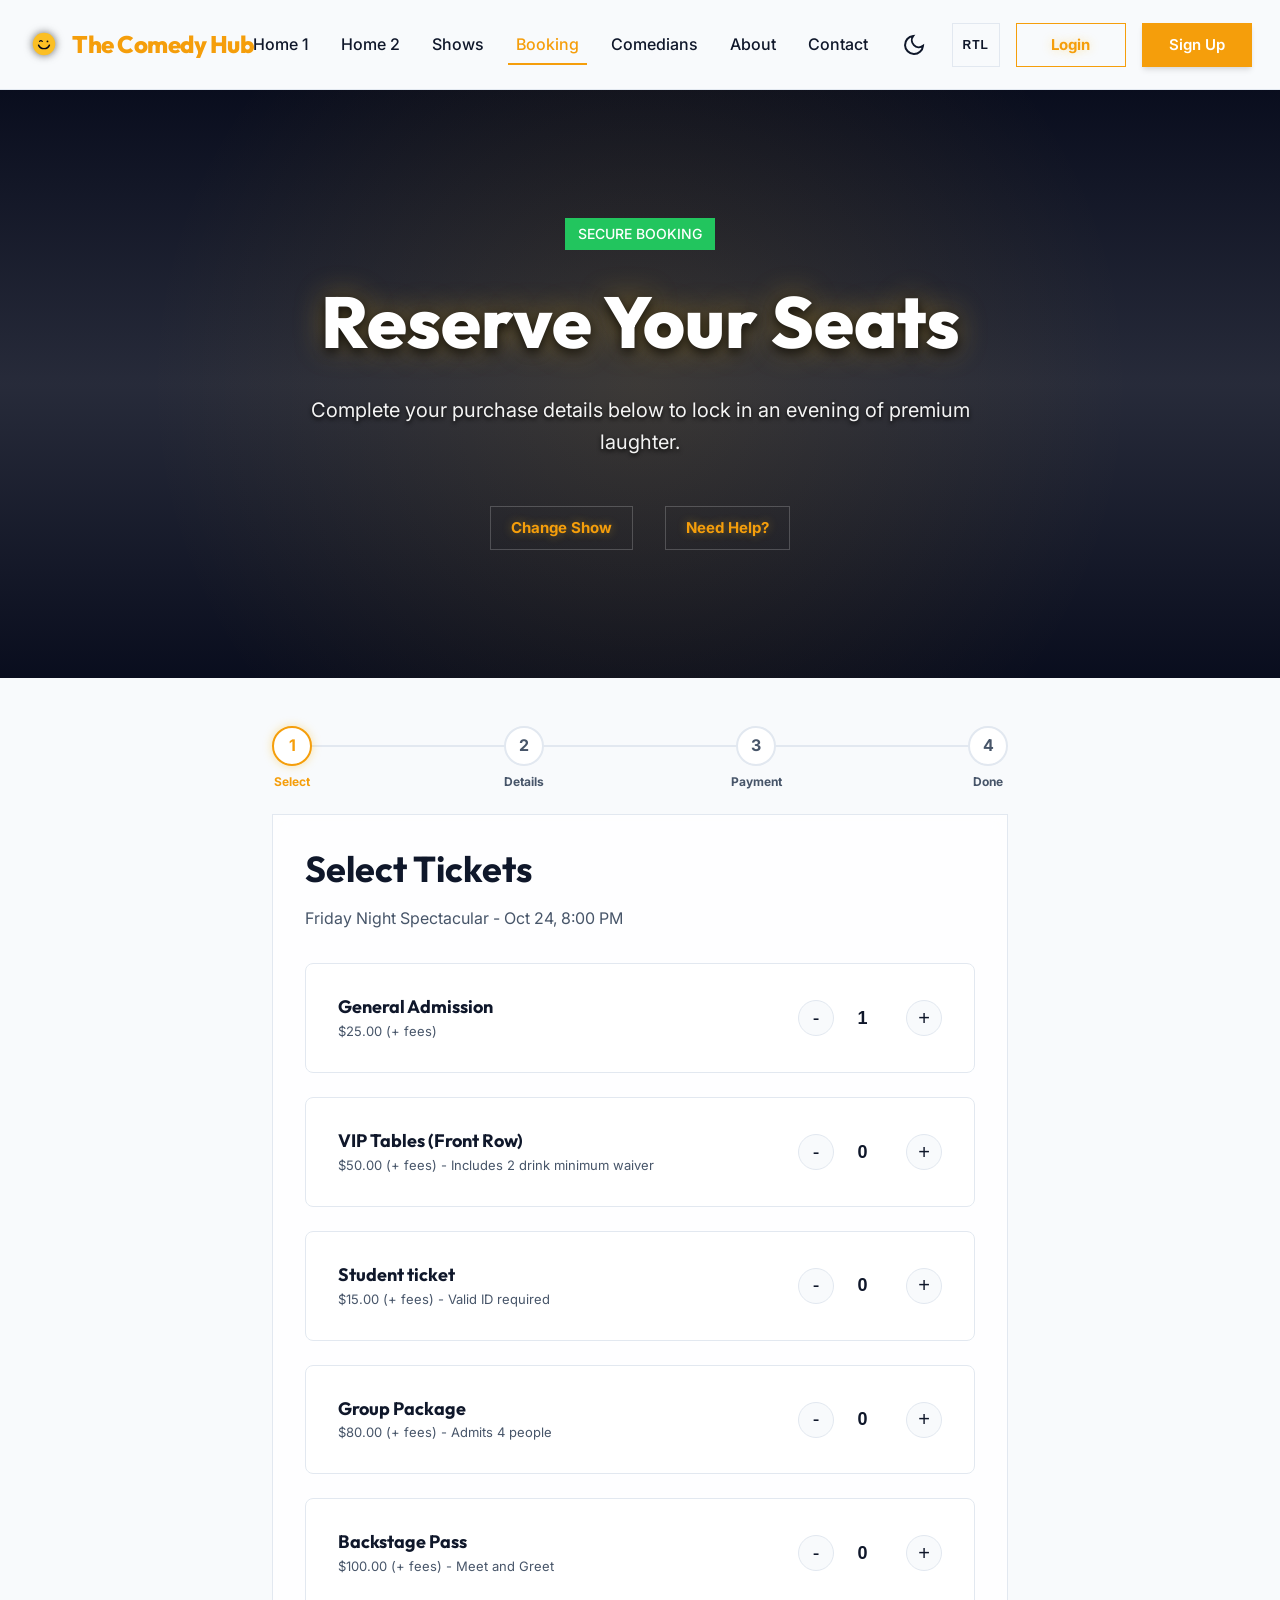
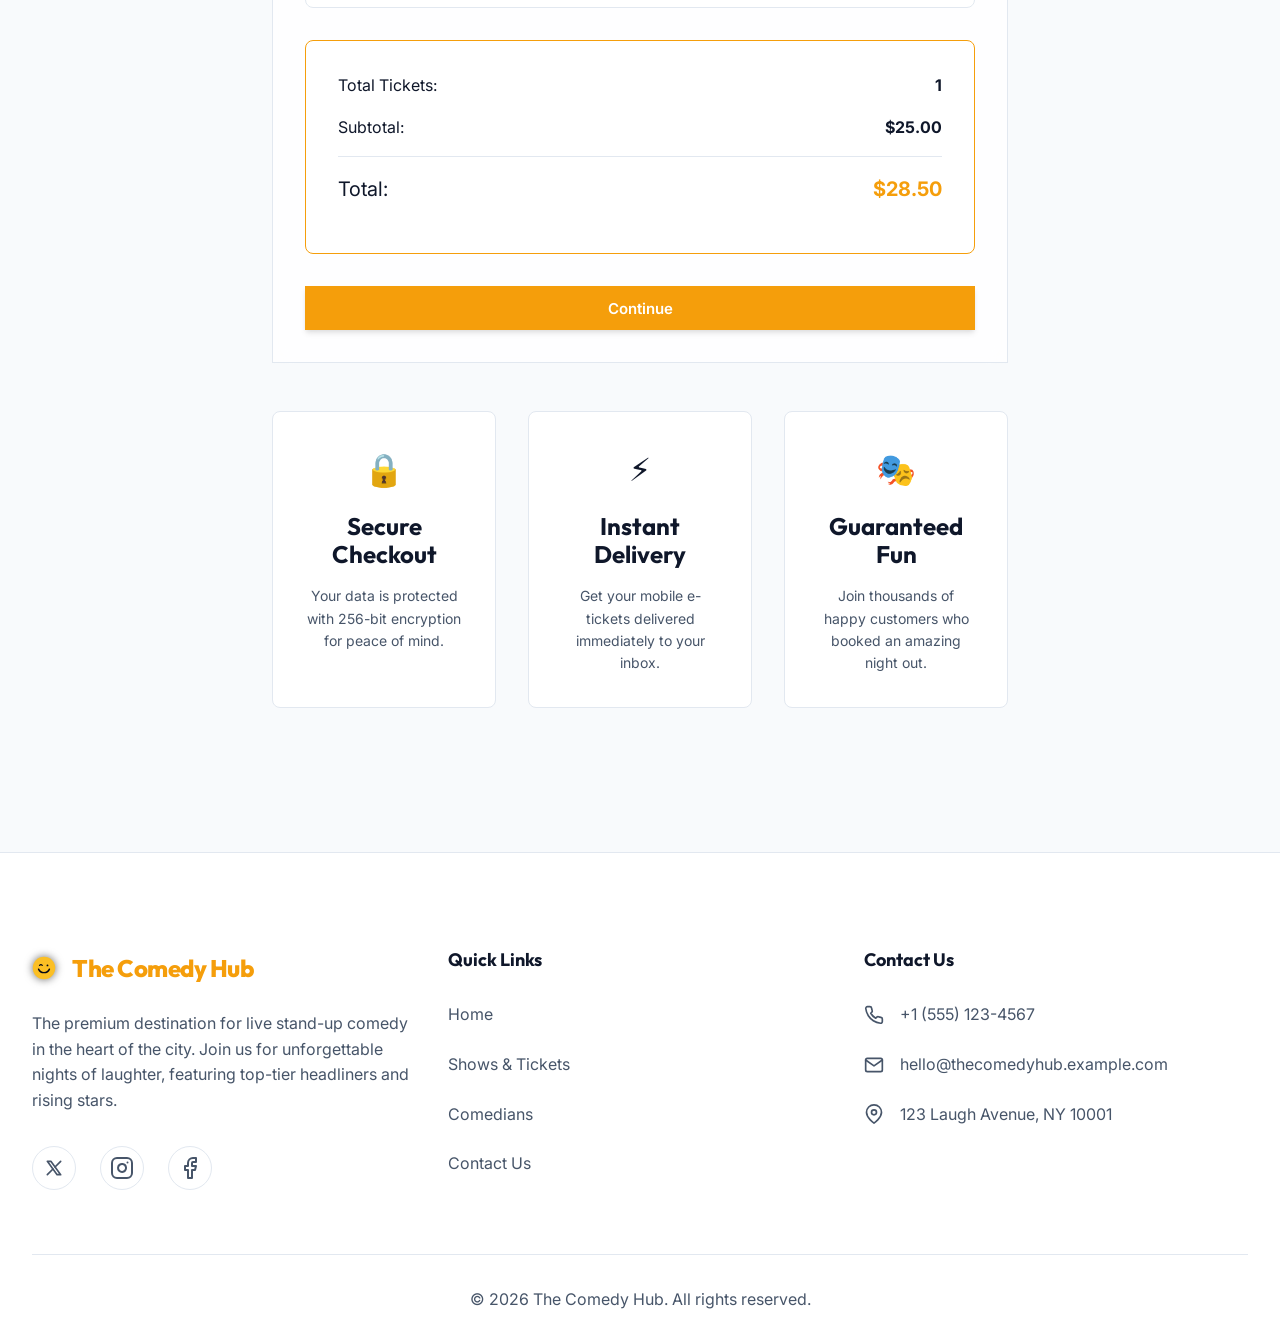
<file: booking.html>
<!DOCTYPE html>
<html lang="en" dir="ltr" data-theme="dark">
<head>
    <meta charset="UTF-8">
    <meta name="viewport" content="width=device-width, initial-scale=1.0">
    <title>Book Tickets - The Comedy Hub</title>
    
    <link href="https://fonts.googleapis.com/css2?family=Inter:wght@400;500;600&family=Outfit:wght@500;700;800&display=swap" rel="stylesheet">
    
    <link rel="stylesheet" href="assets/css/variables.css">
    <link rel="stylesheet" href="assets/css/style.css">
    <link rel="stylesheet" href="assets/css/components.css">
    <link rel="stylesheet" href="assets/css/rtl.css" media="all">
    
    <style>
        .booking-container {
            max-width: 800px;
            margin: 0 auto;
        }

        /* Progress Bar */
        .progress-bar {
            display: flex;
            justify-content: space-between;
            margin-bottom: var(--space-6);
            position: relative;
        }
        
        .progress-bar::before {
            content: '';
            position: absolute;
            top: 50%; left: 0; right: 0;
            height: 2px;
            background-color: var(--border);
            z-index: 1;
            transform: translateY(-50%);
        }

        .progress-step {
            width: 40px; height: 40px;
            border-radius: 50%;
            background-color: var(--bg-secondary);
            border: 2px solid var(--border);
            display: flex;
            align-items: center;
            justify-content: center;
            font-weight: bold;
            position: relative;
            z-index: 2;
            color: var(--text-secondary);
            transition: all var(--transition-fast);
        }

        .progress-step.active {
            border-color: var(--accent);
            color: var(--accent);
            box-shadow: 0 0 10px rgba(251, 191, 36, 0.4);
        }

        .progress-step.completed {
            background-color: var(--accent);
            border-color: var(--accent);
            color: #fff;
        }

        .step-label {
            position: absolute;
            top: 100%; left: 50%;
            transform: translateX(-50%);
            margin-top: 8px;
            font-size: 0.75rem;
            white-space: nowrap;
        }

        /* Booking Steps */
        .booking-step-content { display: none; }
        .booking-step-content.active { display: block; animation: fadeIn 0.3s ease; }

        @keyframes fadeIn {
            from { opacity: 0; transform: translateY(10px); }
            to { opacity: 1; transform: translateY(0); }
        }

        /* Ticket Selector */
        .ticket-type {
            display: flex;
            justify-content: space-between;
            align-items: center;
            padding: var(--space-4);
            border: 1px solid var(--border);
            border-radius: var(--radius-md);
            margin-bottom: var(--space-3);
            background-color: var(--bg-secondary);
            gap: var(--space-4);
            transition: border-color var(--transition-fast);
        }

        .ticket-type:hover { border-color: var(--accent); }

        .ticket-info { flex: 1; min-width: 150px; }
        .ticket-info h4 { margin: 0 0 4px 0; font-size: 1.125rem; }
        .ticket-info p { margin: 0; font-size: 0.8125rem; color: var(--text-secondary); line-height: 1.4; }

        .quantity-control {
            display: flex;
            align-items: center;
            gap: var(--space-2);
            flex-shrink: 0;
        }

        .quantity-control button {
            width: 36px; height: 36px;
            border-radius: 50%;
            border: 1px solid var(--border);
            background-color: var(--bg-primary);
            color: var(--text-primary);
            font-size: 1.25rem;
            cursor: pointer;
            display: flex; align-items: center; justify-content: center;
        }
        .quantity-control button:hover { border-color: var(--accent); color: var(--accent); }

        .quantity-control input {
            width: 40px;
            text-align: center;
            background: transparent;
            border: none;
            color: var(--text-primary);
            font-weight: bold;
            font-size: 1.125rem;
        }

        /* Summary */
        .summary-box {
            background-color: var(--bg-secondary);
            border: 1px solid var(--accent);
            padding: var(--space-4);
            border-radius: var(--radius-md);
            margin-top: var(--space-4);
        }
        
        .summary-row {
            display: flex;
            justify-content: space-between;
            margin-bottom: var(--space-2);
        }

        @media (max-width: 576px) {
            .ticket-type {
                flex-direction: column;
                align-items: stretch;
                text-align: center;
                gap: var(--space-4);
            }

            .quantity-control {
                justify-content: center;
                width: 100%;
                border-top: 1px solid var(--border);
                padding-top: var(--space-4);
                gap: var(--space-6);
            }

            .quantity-control button {
                width: 44px;
                height: 44px;
            }

            .quantity-control input {
                width: 60px;
                font-size: 1.25rem;
            }
        }
    </style>

    <link rel="icon" type="image/svg+xml" href="assets/logo/favicon-32x32.svg">
    <link rel="icon" type="image/svg+xml" sizes="16x16" href="assets/logo/favicon-16x16.svg">
    <link rel="icon" type="image/svg+xml" sizes="48x48" href="assets/logo/favicon-48x48.svg">
</head>
<body>
    <header class="header">
        <div class="container navbar">
            <a href="index.html" class="nav-brand">
                <img src="assets/logo/logo-transparent.svg" alt="Comedy Hub Logo" class="logo-img">
                The Comedy Hub
            </a>

                                                <nav class="nav-menu" aria-label="Main Navigation">
                <div class="nav-item"><a href="index.html" class="nav-link ">Home 1</a></div>
                <div class="nav-item"><a href="home-2.html" class="nav-link ">Home 2</a></div>
                <div class="nav-item"><a href="shows.html" class="nav-link ">Shows</a></div>
                <div class="nav-item"><a href="booking.html" class="nav-link active">Booking</a></div>
                <div class="nav-item"><a href="comedians.html" class="nav-link ">Comedians</a></div>
                <div class="nav-item"><a href="about.html" class="nav-link ">About</a></div>
                <div class="nav-item"><a href="contact.html" class="nav-link ">Contact</a></div>
                <div class="nav-item mobile-only"><a href="login.html" class="nav-link ">Login</a></div>
                <div class="nav-item mobile-only"><a href="signup.html" class="nav-link ">Sign Up</a></div>
            </nav>

                                                <div class="nav-actions">
                <button class="theme-toggle" aria-label="Toggle theme"></button>
                <button class="rtl-toggle" aria-label="Toggle RTL mode">RTL</button>

                <a href="login.html" class="btn btn-outline desktop-only">Login</a>
                <a href="signup.html" class="btn btn-primary desktop-only">Sign Up</a>
                <button class="hamburger" aria-expanded="false" aria-label="Toggle navigation menu"
                    aria-controls="navbar-menu">
                    <span></span>
                    <span></span>
                    <span></span>
                </button>
            </div>
        </div>
    </header>

        <main>
        <section class="page-hero" style="background-image: url('https://images.pexels.com/photos/713149/pexels-photo-713149.jpeg?auto=format&fit=crop&w=1920&q=80'); margin-bottom: var(--space-6);">
            <div class="container page-hero-content">
                <div class="tag" style="margin-bottom: var(--space-4); background: var(--success); border-color: var(--success); color: #fff;">SECURE BOOKING</div>
                <h1 class="page-hero-title">Reserve Your Seats</h1>
                <p class="subtitle">Complete your purchase details below to lock in an evening of premium laughter.</p>
                <div style="display: flex; gap: var(--space-4); justify-content: center; flex-wrap: wrap; margin-top: var(--space-6);">
                    <a href="shows.html" class="btn btn-outline" style="border-color: rgba(255,255,255,0.2);">Change Show</a>
                    <a href="contact.html" class="btn btn-outline" style="border-color: rgba(255,255,255,0.2);">Need Help?</a>
                </div>
            </div>
        </section>
        <section class="section" style="padding-top: 0;">
            <div class="container booking-container">
            
            <div class="progress-bar">
                <div class="progress-step active" id="step1-indicator">1<span class="step-label">Select</span></div>
                <div class="progress-step" id="step2-indicator">2<span class="step-label">Details</span></div>
                <div class="progress-step" id="step3-indicator">3<span class="step-label">Payment</span></div>
                <div class="progress-step" id="step4-indicator">4<span class="step-label">Done</span></div>
            </div>

            <div class="card" style="margin-top: var(--space-6);">
                <!-- Step 1: Select Event & Tickets -->
                <div class="booking-step-content active" id="step1">
                    <h3>Select Tickets</h3>
                    <p style="margin-bottom: var(--space-4);" id="selected-show-info">Friday Night Spectacular - Oct 24, 8:00 PM</p>
                    
                    <div class="ticket-type">
                        <div class="ticket-info">
                            <h4>General Admission</h4>
                            <p>$25.00 (+ fees)</p>
                        </div>
                        <div class="quantity-control">
                            <button type="button" class="qty-btn" data-action="decrease" data-type="ga">-</button>
                            <input type="number" id="qty-ga" value="1" min="0" max="10" readonly aria-label="General Admission Quantity">
                            <button type="button" class="qty-btn" data-action="increase" data-type="ga">+</button>
                        </div>
                    </div>
                    
                    <div class="ticket-type">
                        <div class="ticket-info">
                            <h4>VIP Tables (Front Row)</h4>
                            <p>$50.00 (+ fees) - Includes 2 drink minimum waiver</p>
                        </div>
                        <div class="quantity-control">
                            <button type="button" class="qty-btn" data-action="decrease" data-type="vip">-</button>
                            <input type="number" id="qty-vip" value="0" min="0" max="4" readonly aria-label="VIP Quantity">
                            <button type="button" class="qty-btn" data-action="increase" data-type="vip">+</button>
                        </div>
                    </div>

                    <div class="ticket-type">
                        <div class="ticket-info">
                            <h4>Student ticket</h4>
                            <p>$15.00 (+ fees) - Valid ID required</p>
                        </div>
                        <div class="quantity-control">
                            <button type="button" class="qty-btn" data-action="decrease" data-type="student">-</button>
                            <input type="number" id="qty-student" value="0" min="0" max="10" readonly aria-label="Student Quantity">
                            <button type="button" class="qty-btn" data-action="increase" data-type="student">+</button>
                        </div>
                    </div>
                    
                    <div class="ticket-type">
                        <div class="ticket-info">
                            <h4>Group Package</h4>
                            <p>$80.00 (+ fees) - Admits 4 people</p>
                        </div>
                        <div class="quantity-control">
                            <button type="button" class="qty-btn" data-action="decrease" data-type="group">-</button>
                            <input type="number" id="qty-group" value="0" min="0" max="5" readonly aria-label="Group Quantity">
                            <button type="button" class="qty-btn" data-action="increase" data-type="group">+</button>
                        </div>
                    </div>

                    <div class="ticket-type">
                        <div class="ticket-info">
                            <h4>Backstage Pass</h4>
                            <p>$100.00 (+ fees) - Meet and Greet</p>
                        </div>
                        <div class="quantity-control">
                            <button type="button" class="qty-btn" data-action="decrease" data-type="backstage">-</button>
                            <input type="number" id="qty-backstage" value="0" min="0" max="2" readonly aria-label="Backstage Quantity">
                            <button type="button" class="qty-btn" data-action="increase" data-type="backstage">+</button>
                        </div>
                    </div>

                    <div class="summary-box">
                        <div class="summary-row"><span>Total Tickets:</span> <strong id="total-qty">1</strong></div>
                        <div class="summary-row"><span>Subtotal:</span> <strong id="subtotal-price">$25.00</strong></div>
                        <hr style="border: none; border-top: 1px solid var(--border); margin: var(--space-2) 0;">
                        <div class="summary-row" style="font-size: 1.25rem;"><span>Total:</span> <strong id="total-price" style="color: var(--accent);">$28.50</strong></div>
                    </div>

                    <button class="btn btn-primary" id="btn-next-to-2" style="width: 100%; margin-top: var(--space-4);">Continue</button>
                </div>

                <!-- Step 2: Personal Details -->
                <div class="booking-step-content" id="step2">
                    <h3>Your Information</h3>
                    <form id="details-form">
                        <div style="display: flex; gap: var(--space-3); flex-wrap: wrap;">
                            <div class="form-group" style="flex: 1; min-width: 200px;">
                                <label class="form-label" for="fname">First Name</label>
                                <input type="text" id="fname" class="form-control" required>
                            </div>
                            <div class="form-group" style="flex: 1; min-width: 200px;">
                                <label class="form-label" for="lname">Last Name</label>
                                <input type="text" id="lname" class="form-control" required>
                            </div>
                        </div>
                        <div class="form-group">
                            <label class="form-label" for="email">Email Address</label>
                            <input type="email" id="email" class="form-control" required>
                            <span class="form-feedback" id="email-error">Please enter a valid email.</span>
                        </div>
                        <div class="form-group">
                            <label class="form-label" for="phone">Phone Number (Optional)</label>
                            <input type="tel" id="phone" class="form-control">
                        </div>

                        <div style="display: flex; gap: var(--space-3); margin-top: var(--space-4);">
                            <button type="button" class="btn btn-outline" id="btn-back-to-1" style="flex: 1;">Back</button>
                            <button type="submit" class="btn btn-primary" style="flex: 1;">Proceed to Payment</button>
                        </div>
                    </form>
                </div>

                <!-- Step 3: Payment -->
                <div class="booking-step-content" id="step3">
                    <h3>Payment</h3>
                    <p>Total to pay: <strong class="display-total-price" style="color: var(--accent);">$28.50</strong></p>
                    
                    <div class="form-group" style="margin-top: var(--space-4);">
                        <label class="form-label">Name on Card</label>
                        <input type="text" class="form-control" placeholder="Jane Doe" required>
                    </div>
                    
                    <div class="form-group">
                        <label class="form-label">Card Number</label>
                        <input type="text" class="form-control" placeholder="**** **** **** ****" required>
                    </div>
                    
                    <div style="display: flex; gap: var(--space-3);">
                        <div class="form-group" style="flex: 1;">
                            <label class="form-label">Expiry Date</label>
                            <input type="text" class="form-control" placeholder="MM/YY" required>
                        </div>
                        <div class="form-group" style="flex: 1;">
                            <label class="form-label">CVC</label>
                            <input type="text" class="form-control" placeholder="123" required>
                        </div>
                    </div>

                    <!-- Payment Provider Placeholder -->
                    <div style="text-align: center; margin: var(--space-4) 0; color: var(--text-secondary); border: 1px dashed var(--border); padding: var(--space-3);">
                        <em>Stripe / PayPal Integration Placeholder</em>
                    </div>

                    <div style="display: flex; gap: var(--space-3); margin-top: var(--space-4);">
                        <button type="button" class="btn btn-outline" id="btn-back-to-2" style="flex: 1;">Back</button>
                        <button type="button" class="btn btn-primary" id="btn-pay" style="flex: 1;">Pay Now</button>
                    </div>
                </div>

                <!-- Step 4: Confirmation -->
                <div class="booking-step-content" id="step4" style="text-align: center;">
                    <div style="font-size: 3rem; color: var(--success); margin-bottom: var(--space-3);">&#9989;</div>
                    <h2>Booking Confirmed!</h2>
                    <p style="font-size: 1.125rem;">Thank you! Your tickets have been sent to <strong id="confirm-email">your email</strong>.</p>
                    
                    <div class="summary-box" style="text-align: left; max-width: 400px; margin: var(--space-6) auto;">
                        <p><strong>Order ID:</strong> #CH-892348A</p>
                        <p id="confirm-event"><strong>Event:</strong> Friday Night Spectacular</p>
                        <p id="confirm-date"><strong>Date:</strong> Fri, Oct 24, 8:00 PM</p>
                        <hr style="border: none; border-top: 1px solid var(--border); margin: var(--space-2) 0;">
                        <p><strong>Total Paid:</strong> <span class="display-total-price"></span></p>
                    </div>

                    <a href="dashboard/user.html" class="btn btn-outline" style="margin-right: var(--space-2);">View Dashboard</a>
                    <a href="index.html" class="btn btn-primary">Return Home</a>
                </div>
            </div>

            <div class="booking-features" style="display: grid; grid-template-columns: repeat(auto-fit, minmax(200px, 1fr)); gap: var(--space-4); margin-top: var(--space-6); text-align: center; margin-bottom: var(--space-6);">
                <div class="feature-item" style="background: var(--bg-secondary); padding: var(--space-4); border-radius: var(--radius-md); border: 1px solid var(--border);">
                    <div style="font-size: 2rem; margin-bottom: var(--space-2);">&#128274;</div>
                    <h4 style="margin-bottom: var(--space-2);">Secure Checkout</h4>
                    <p style="font-size: 0.875rem; color: var(--text-secondary); margin: 0;">Your data is protected with 256-bit encryption for peace of mind.</p>
                </div>
                <div class="feature-item" style="background: var(--bg-secondary); padding: var(--space-4); border-radius: var(--radius-md); border: 1px solid var(--border);">
                    <div style="font-size: 2rem; margin-bottom: var(--space-2);">&#9889;</div>
                    <h4 style="margin-bottom: var(--space-2);">Instant Delivery</h4>
                    <p style="font-size: 0.875rem; color: var(--text-secondary); margin: 0;">Get your mobile e-tickets delivered immediately to your inbox.</p>
                </div>
                <div class="feature-item" style="background: var(--bg-secondary); padding: var(--space-4); border-radius: var(--radius-md); border: 1px solid var(--border);">
                    <div style="font-size: 2rem; margin-bottom: var(--space-2);">&#127917;</div>
                    <h4 style="margin-bottom: var(--space-2);">Guaranteed Fun</h4>
                    <p style="font-size: 0.875rem; color: var(--text-secondary); margin: 0;">Join thousands of happy customers who booked an amazing night out.</p>
                </div>
            </div>
        </div>
    </main>

    <!-- Footer -->
    <footer class="footer">
        <div class="container">
            <div class="footer-grid">
                
                <!-- Brand & Description -->
                <div>
                    <a href="index.html" class="nav-brand" style="margin-bottom: var(--space-3);">
                        <img src="assets/logo/logo-transparent.svg" alt="Comedy Hub Logo" class="logo-img">
                        The Comedy Hub
                    </a>
                    <p style="color: var(--text-secondary); margin-bottom: var(--space-4); line-height: 1.6;">The premium destination for live stand-up comedy in the heart of the city. Join us for unforgettable nights of laughter, featuring top-tier headliners and rising stars.</p>
                    <div style="display: flex; gap: var(--space-3);">
                                                <a href="#" class="social-icon" aria-label="X (Twitter)">
                            <svg width="20" height="20" viewBox="0 0 24 24" fill="none" stroke="currentColor"
                                stroke-width="2" stroke-linecap="round" stroke-linejoin="round">
                                <path d="M4 4l11.733 16H20L8.267 4z"></path>
                                <path d="M4 20l6.768-6.768m2.46-2.46L20 4"></path>
                            </svg>
                        </a>
                        <a href="#" class="social-icon" aria-label="Instagram">
                            <svg width="24" height="24" viewBox="0 0 24 24" fill="none" stroke="currentColor" stroke-width="2" stroke-linecap="round" stroke-linejoin="round"><rect x="2" y="2" width="20" height="20" rx="5" ry="5"></rect><path d="M16 11.37A4 4 0 1 1 12.63 8 4 4 0 0 1 16 11.37z"></path><line x1="17.5" y1="6.5" x2="17.51" y2="6.5"></line></svg>
                        </a>
                        <a href="#" class="social-icon" aria-label="Facebook">
                            <svg width="24" height="24" viewBox="0 0 24 24" fill="none" stroke="currentColor" stroke-width="2" stroke-linecap="round" stroke-linejoin="round"><path d="M18 2h-3a5 5 0 0 0-5 5v3H7v4h3v8h4v-8h3l1-4h-4V7a1 1 0 0 1 1-1h3z"></path></svg>
                        </a>
                    </div>
                </div>

                <!-- Quick Links -->
                <div>
                    <h4 style="margin-bottom: var(--space-4); font-size: 1.125rem;">Quick Links</h4>
                    <ul style="display: flex; flex-direction: column; gap: var(--space-3); list-style: none; padding: 0;">
                        <li><a href="index.html" class="footer-link">Home</a></li>
                        <li><a href="shows.html" class="footer-link">Shows & Tickets</a></li>
                        <li><a href="comedians.html" class="footer-link">Comedians</a></li>
                        <li><a href="contact.html" class="footer-link">Contact Us</a></li>
                    </ul>
                </div>

                <!-- Contact Details -->
                <div>
                    <h4 style="margin-bottom: var(--space-4); font-size: 1.125rem;">Contact Us</h4>
                    <ul style="display: flex; flex-direction: column; gap: var(--space-3); list-style: none; padding: 0; color: var(--text-secondary);">
                        <li style="display: flex; align-items: center; gap: var(--space-2);">
                            <svg width="20" height="20" viewBox="0 0 24 24" fill="none" stroke="currentColor" stroke-width="2" stroke-linecap="round" stroke-linejoin="round" style="flex-shrink: 0;"><path d="M22 16.92v3a2 2 0 0 1-2.18 2 19.79 19.79 0 0 1-8.63-3.07 19.5 19.5 0 0 1-6-6 19.79 19.79 0 0 1-3.07-8.67A2 2 0 0 1 4.11 2h3a2 2 0 0 1 2 1.72 12.84 12.84 0 0 0 .7 2.81 2 2 0 0 1-.45 2.11L8.09 9.91a16 16 0 0 0 6 6l1.27-1.27a2 2 0 0 1 2.11-.45 12.84 12.84 0 0 0 2.81.7A2 2 0 0 1 22 16.92z"></path></svg>
                            <span>+1 (555) 123-4567</span>
                        </li>
                        <li style="display: flex; align-items: center; gap: var(--space-2);">
                            <svg width="20" height="20" viewBox="0 0 24 24" fill="none" stroke="currentColor" stroke-width="2" stroke-linecap="round" stroke-linejoin="round" style="flex-shrink: 0;"><path d="M4 4h16c1.1 0 2 .9 2 2v12c0 1.1-.9 2-2 2H4c-1.1 0-2-.9-2-2V6c0-1.1.9-2 2-2z"></path><polyline points="22,6 12,13 2,6"></polyline></svg>
                            <a href="mailto:hello@thecomedyhub.example.com" class="footer-link">hello@thecomedyhub.example.com</a>
                        </li>
                        <li style="display: flex; align-items: center; gap: var(--space-2);">
                            <svg width="20" height="20" viewBox="0 0 24 24" fill="none" stroke="currentColor" stroke-width="2" stroke-linecap="round" stroke-linejoin="round" style="flex-shrink: 0;"><path d="M21 10c0 7-9 13-9 13s-9-6-9-13a9 9 0 0 1 18 0z"></path><circle cx="12" cy="10" r="3"></circle></svg>
                            <span>123 Laugh Avenue, NY 10001</span>
                        </li>
                    </ul>
                </div>

            </div>
            
            <div style="text-align: center; border-top: 1px solid var(--border); padding-top: var(--space-4); color: var(--text-secondary); margin-top: var(--space-6);">
                <p style="margin: 0;">&copy; 2026 The Comedy Hub. All rights reserved.</p>
            </div>
        </div>
    </footer>

    <script src="assets/js/main.js"></script>
    <script src="assets/js/booking.js"></script>
</body>
</html>
</file>
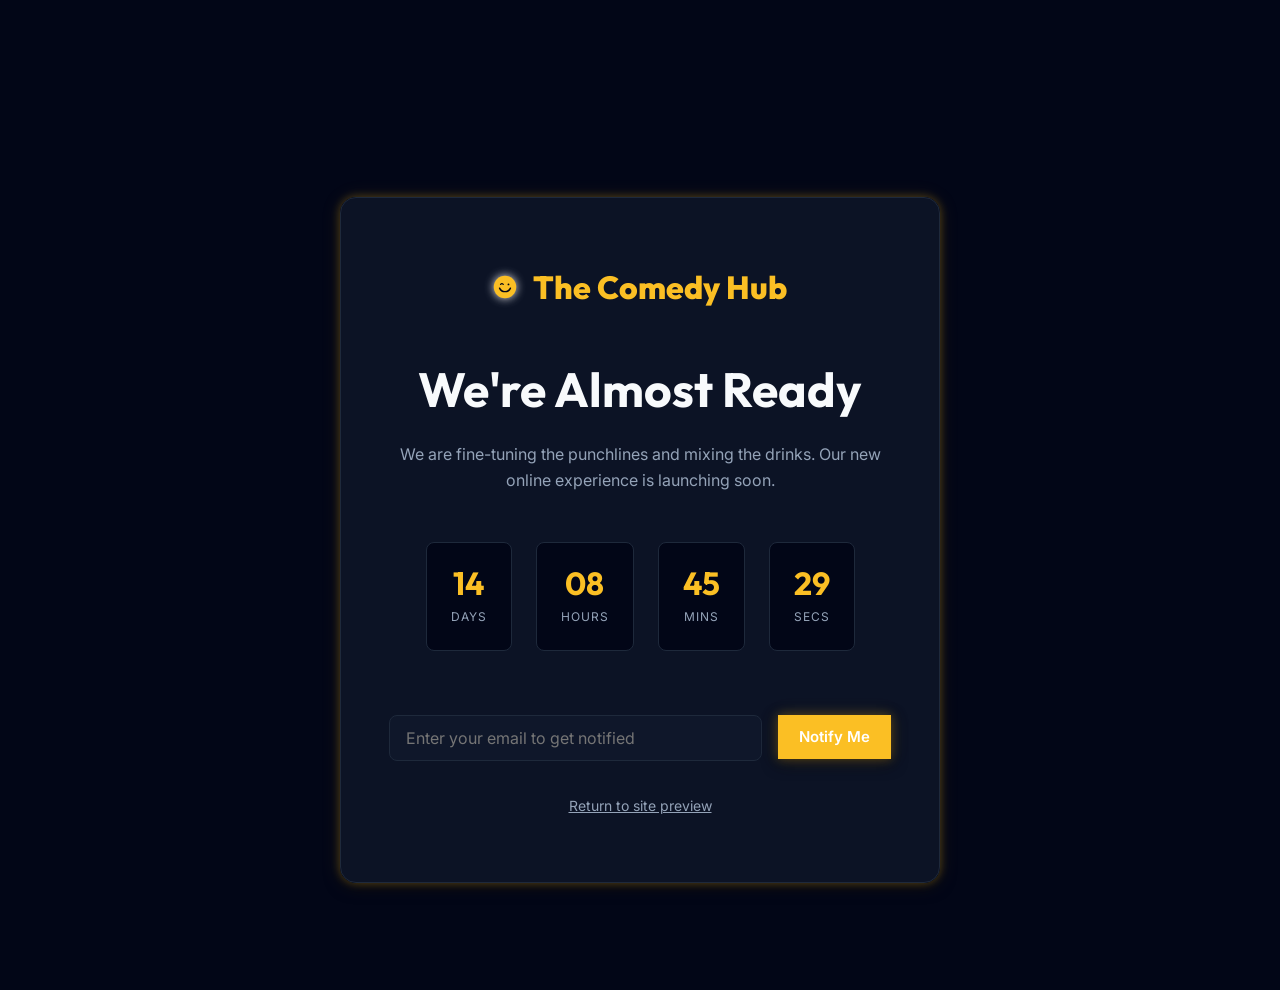
<file: coming-soon.html>
﻿<!DOCTYPE html>
<html lang="en" dir="ltr" data-theme="dark">
<head>
    <meta charset="UTF-8">
    <meta name="viewport" content="width=device-width, initial-scale=1.0">
    <title>Coming Soon - The Comedy Hub</title>
    
    <link href="https://fonts.googleapis.com/css2?family=Inter:wght@400;500;600&family=Outfit:wght@500;700;800&display=swap" rel="stylesheet">
    
    <link rel="stylesheet" href="assets/css/variables.css">
    <link rel="stylesheet" href="assets/css/style.css">
    <link rel="stylesheet" href="assets/css/components.css">
    <link rel="stylesheet" href="assets/css/rtl.css" media="all">
    
    <style>
        .coming-soon-page {
            min-height: 100vh;
            display: flex;
            align-items: center;
            justify-content: center;
            text-align: center;
            padding: var(--space-8) var(--space-4);
            background: linear-gradient(to bottom, rgba(2, 6, 23, 0.9), var(--bg-primary)), url('https://images.unsplash.com/photo-1543007630-9710e4a00a20?auto=format&fit=crop&q=80&w=1920') center/cover no-repeat;
        }

        .cs-content {
            background-color: rgba(15, 23, 42, 0.8);
            backdrop-filter: blur(16px);
            padding: var(--space-8) var(--space-6);
            border-radius: var(--radius-lg);
            border: 1px solid var(--border);
            max-width: 600px;
            width: 100%;
            box-shadow: var(--shadow-glow);
        }

        .cs-logo {
            font-family: var(--font-heading);
            font-size: 2rem;
            font-weight: 800;
            color: var(--accent);
            margin-bottom: var(--space-6);
            display: flex;
            align-items: center;
            justify-content: center;
            gap: var(--space-2);
        }

        .cs-title {
            font-size: clamp(2rem, 5vw, 3rem);
            margin-bottom: var(--space-3);
        }

        .cs-desc {
            color: var(--text-secondary);
            margin-bottom: var(--space-6);
        }

        /* Countdown */
        .countdown {
            display: flex;
            gap: var(--space-3);
            justify-content: center;
            margin-bottom: var(--space-8);
        }

        .cd-item {
            display: flex;
            flex-direction: column;
            background-color: var(--bg-primary);
            padding: var(--space-3);
            border-radius: var(--radius-md);
            border: 1px solid var(--border);
            min-width: 80px;
        }

        .cd-value {
            font-size: 2rem;
            font-family: var(--font-heading);
            font-weight: 700;
            color: var(--accent);
            line-height: 1;
        }

        .cd-label {
            font-size: 0.75rem;
            color: var(--text-secondary);
            text-transform: uppercase;
            letter-spacing: 1px;
            margin-top: var(--space-1);
        }

        /* Form */
        .notify-form {
            display: flex;
            gap: var(--space-2);
        }

        .notify-form input {
            flex: 1;
        }

        @media(max-width: 640px) {
            .notify-form {
                flex-direction: column;
            }
        }
    </style>

    <link rel="icon" type="image/svg+xml" href="assets/logo/favicon-32x32.svg">
    <link rel="icon" type="image/svg+xml" sizes="16x16" href="assets/logo/favicon-16x16.svg">
    <link rel="icon" type="image/svg+xml" sizes="48x48" href="assets/logo/favicon-48x48.svg">
</head>
<body>
    <main class="coming-soon-page">
        <div class="cs-content">
            <div class="cs-logo">
                <img src="assets/logo/logo-transparent.svg" alt="Comedy Hub Logo" class="logo-img">
                The Comedy Hub
            </div>
            
            <h1 class="cs-title">We're Almost Ready</h1>
            <p class="cs-desc">We are fine-tuning the punchlines and mixing the drinks. Our new online experience is launching soon.</p>

            <div class="countdown">
                <div class="cd-item"><span class="cd-value" id="days">14</span><span class="cd-label">Days</span></div>
                <div class="cd-item"><span class="cd-value" id="hours">08</span><span class="cd-label">Hours</span></div>
                <div class="cd-item"><span class="cd-value" id="mins">45</span><span class="cd-label">Mins</span></div>
                <div class="cd-item"><span class="cd-value" id="secs">30</span><span class="cd-label">Secs</span></div>
            </div>

            <form class="notify-form" id="notify-form">
                <input type="email" class="form-control" placeholder="Enter your email to get notified" required>
                <button type="submit" class="btn btn-primary" id="notify-btn">Notify Me</button>
            </form>
            <div id="notify-success" style="display: none; color: var(--success); margin-top: var(--space-3); font-size: 0.875rem;">Thanks! You're on the list.</div>
            
            <div style="margin-top: var(--space-4);">
                <a href="index.html" style="color: var(--text-secondary); text-decoration: underline; font-size: 0.875rem;">Return to site preview</a>
            </div>
        </div>
    </main>

    <script>
        document.addEventListener('DOMContentLoaded', () => {
            // Simulated Form Submit
            const form = document.getElementById('notify-form');
            const success = document.getElementById('notify-success');
            const btn = document.getElementById('notify-btn');

            if(form) {
                form.addEventListener('submit', (e) => {
                    e.preventDefault();
                    if(form.querySelector('input').value) {
                        btn.textContent = 'Joining...';
                        btn.disabled = true;
                        setTimeout(() => {
                            btn.textContent = 'Subscribed';
                            success.style.display = 'block';
                            form.querySelector('input').value = '';
                        }, 1000);
                    }
                });
            }

            // Simple Countdown Simulation
            const secsEl = document.getElementById('secs');
            const minsEl = document.getElementById('mins');
            
            setInterval(() => {
                let s = parseInt(secsEl.textContent);
                let m = parseInt(minsEl.textContent);
                
                if(s > 0) {
                    s--;
                } else {
                    s = 59;
                    if(m > 0) m--;
                }
                
                secsEl.textContent = s.toString().padStart(2, '0');
                minsEl.textContent = m.toString().padStart(2, '0');
            }, 1000);
        });
    </script>
</body>
</html>
</file>
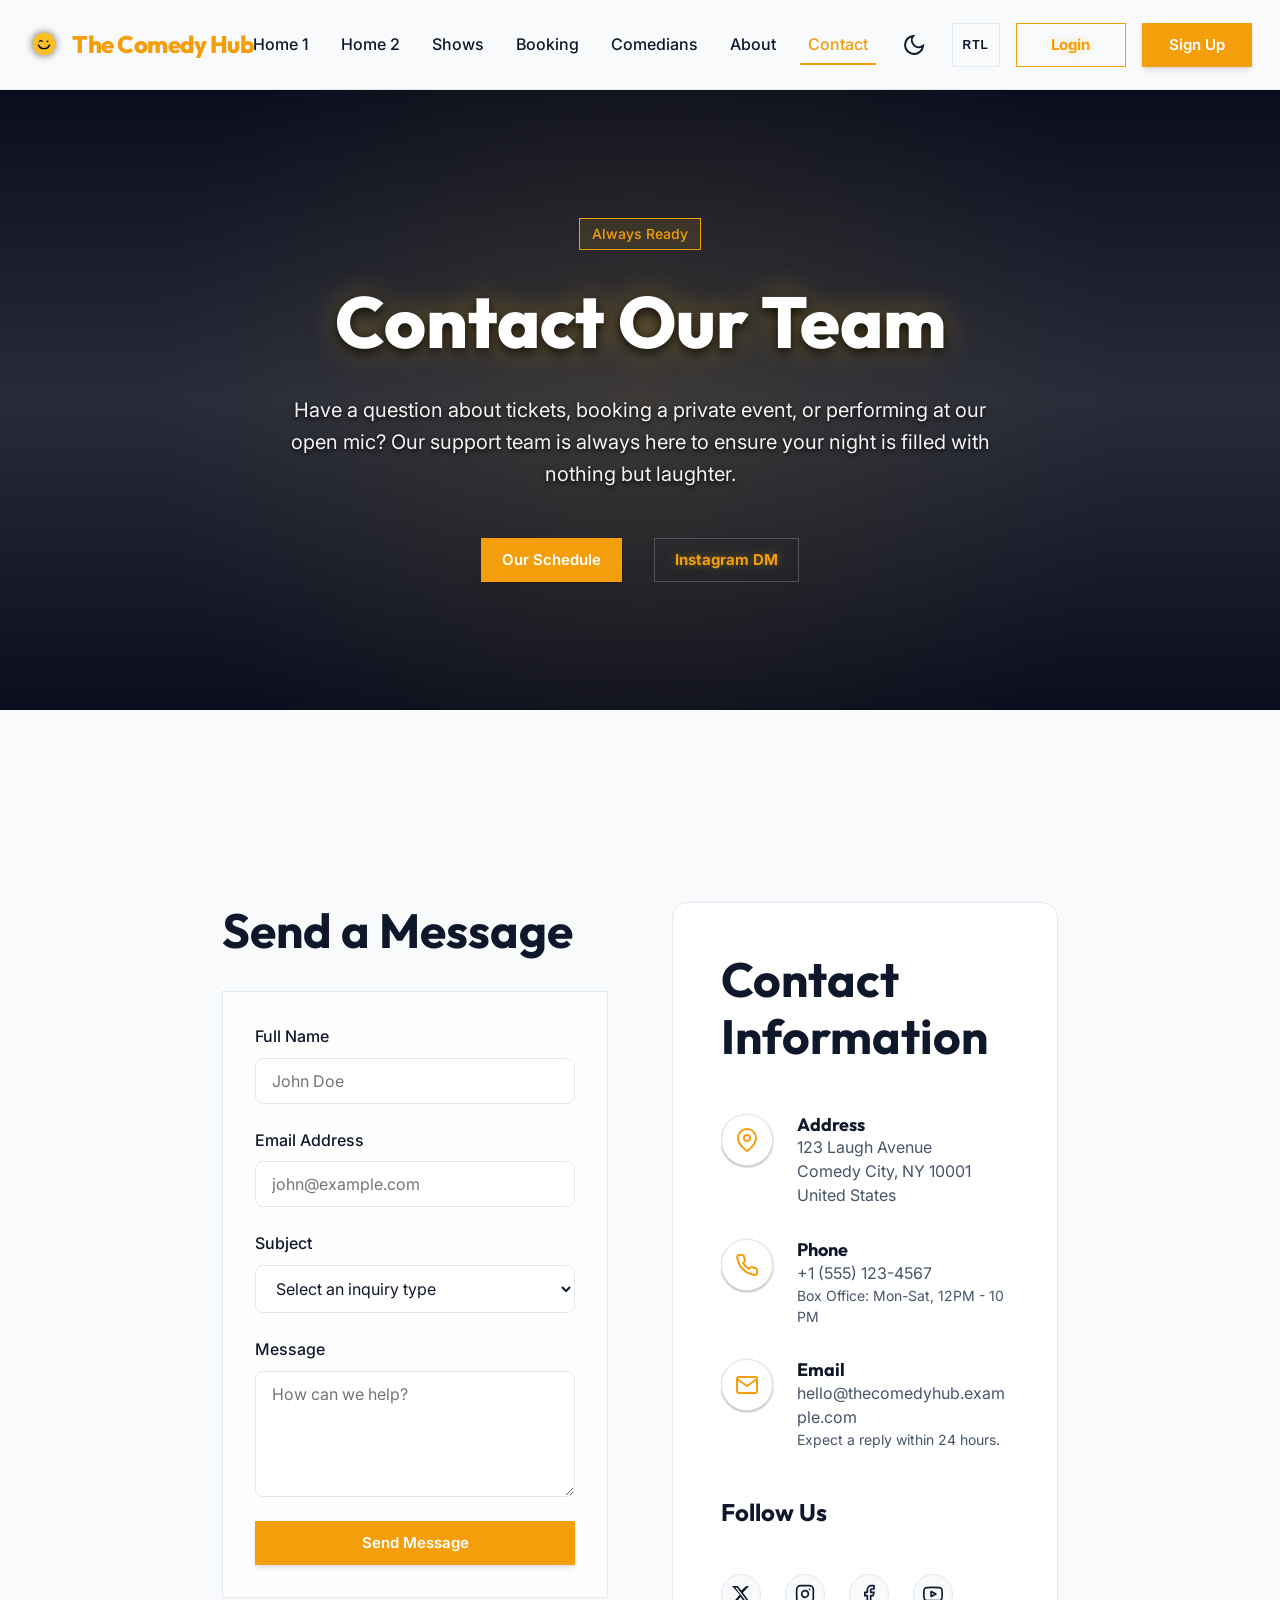
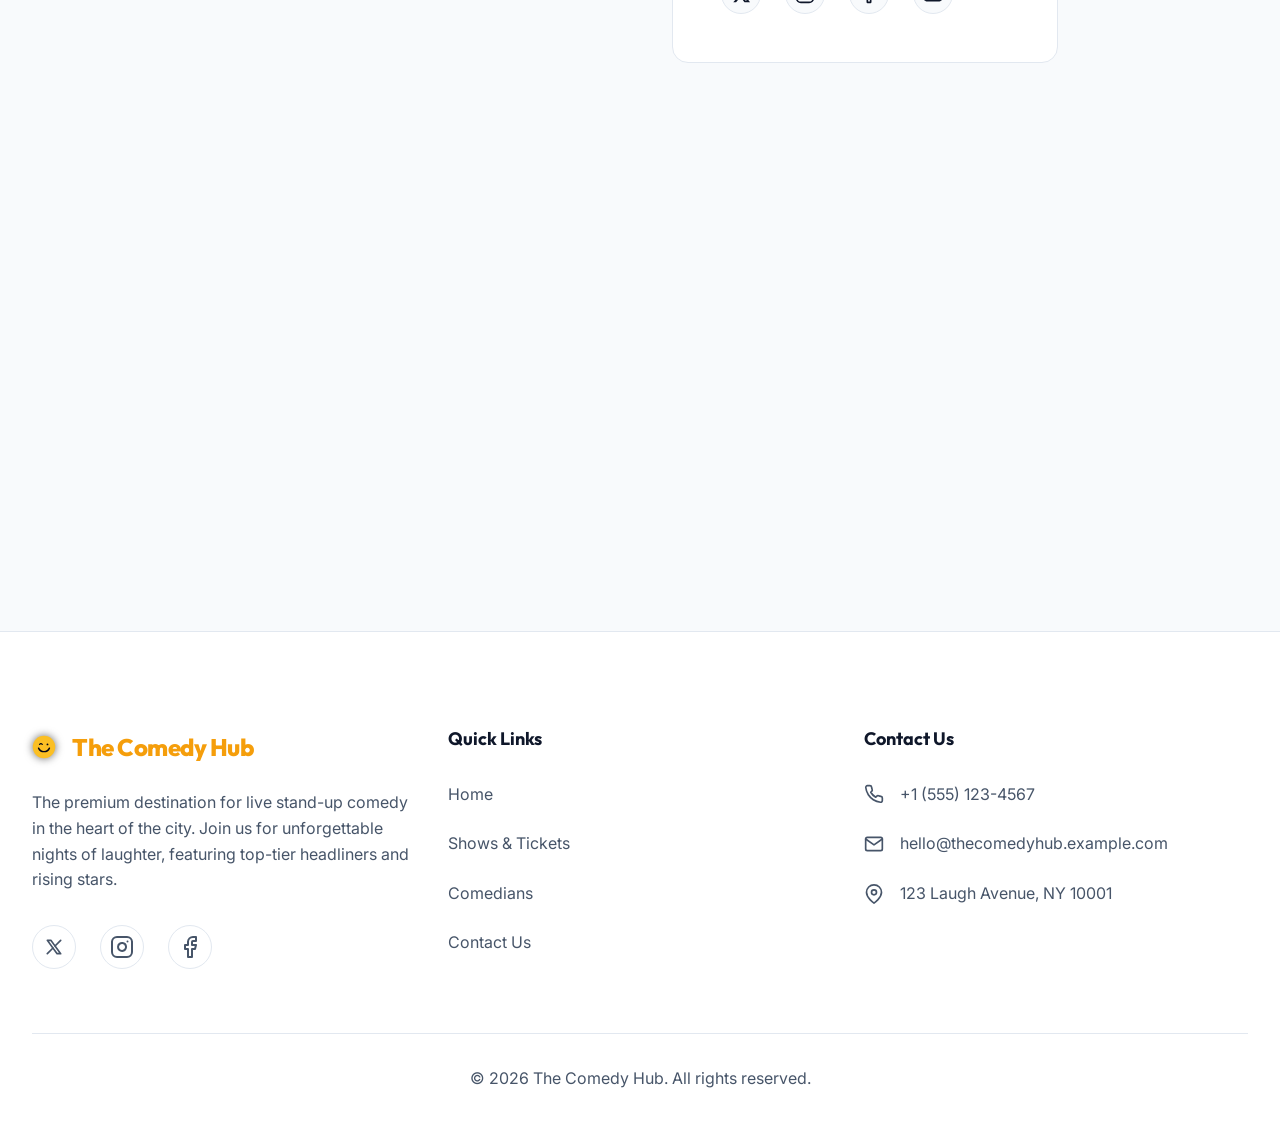
<file: contact.html>
<!DOCTYPE html>
<html lang="en" dir="ltr" data-theme="dark">
<head>
    <meta charset="UTF-8">
    <meta name="viewport" content="width=device-width, initial-scale=1.0">
    <title>Contact Us - The Comedy Hub</title>
    
    <link href="https://fonts.googleapis.com/css2?family=Inter:wght@400;500;600&family=Outfit:wght@500;700;800&display=swap" rel="stylesheet">
    
    <link rel="stylesheet" href="assets/css/variables.css">
    <link rel="stylesheet" href="assets/css/style.css">
    <link rel="stylesheet" href="assets/css/components.css">
    <link rel="stylesheet" href="assets/css/rtl.css" media="all">
    
    <style>
        .contact-grid {
            display: grid;
            grid-template-columns: 1fr;
            gap: var(--space-8);
            max-width: 900px;
            margin: 0 auto;
        }

        @media(min-width: 768px) {
            .contact-grid {
                grid-template-columns: 1fr 1fr;
                align-items: start;
            }
        }

        .contact-info-box {
            background-color: var(--bg-secondary);
            padding: var(--space-6);
            border-radius: var(--radius-lg);
            border: 1px solid var(--border);
            height: 100%;
        }

        .contact-list {
            display: flex;
            flex-direction: column;
            gap: var(--space-4);
            margin-top: var(--space-6);
            overflow: hidden; /* Prevent list from sticking out */
        }

        .contact-item {
            display: flex;
            align-items: flex-start;
            gap: var(--space-3);
            min-width: 0; /* Allow item to shrink */
        }

        .contact-item-content {
            min-width: 0; /* Important for word-wrap to work inside flex */
            flex: 1;
        }

        .contact-item-text {
            word-break: break-all;
            overflow-wrap: anywhere;
            margin: 0;
            line-height: 1.5;
        }

        .contact-icon {
            width: 52px;
            height: 52px;
            background-color: var(--bg-secondary);
            color: var(--accent);
            border: 1px solid var(--border);
            border-radius: 50%;
            display: flex;
            align-items: center;
            justify-content: center;
            flex-shrink: 0;
            transition: all var(--transition-normal);
            cursor: pointer;
            box-shadow: var(--shadow-sm);
        }

        .contact-icon:hover {
            background-color: var(--accent);
            color: #fff !important;
            transform: translateY(-5px);
            box-shadow: 0 0 20px var(--accent);
            border-color: var(--accent);
        }

        .contact-icon svg {
            width: 24px;
            height: 24px;
            transition: transform var(--transition-fast);
        }

        .contact-icon:hover svg {
            transform: scale(1.1);
        }

        .contact-item:hover .contact-icon {
            background-color: var(--accent);
            color: #fff !important;
            transform: translateY(-5px);
            box-shadow: 0 0 20px var(--accent);
            border-color: var(--accent);
        }

        .map-placeholder {
            width: 100%;
            height: 300px;
            background-color: var(--border);
            border-radius: var(--radius-lg);
            display: flex;
            align-items: center;
            justify-content: center;
            color: var(--text-secondary);
            font-size: 1.25rem;
            margin-top: var(--space-8);
            border: 2px dashed var(--text-secondary);
        }

        .social-row {
            display: flex;
            gap: var(--space-3);
            margin-top: var(--space-6);
        }

        .social-btn {
            width: 40px; height: 40px;
            border-radius: 50%;
            background-color: var(--bg-primary);
            color: var(--text-primary);
            display: flex; align-items: center; justify-content: center;
            border: 1px solid var(--border);
            transition: all var(--transition-fast);
        }

        .social-btn:hover {
            color: #fff;
            background-color: var(--accent);
            border-color: var(--accent);
            transform: translateY(-2px);
            box-shadow: var(--shadow-glow);
        }

        @media(max-width: 768px) {
            .contact-grid {
                gap: var(--space-6);
                width: 100%;
                margin: 0;
            }
            .contact-info-box {
                margin-top: 0;
            }
        }

        @media(max-width: 640px) {
            .contact-grid h2 {
                font-size: 1.5rem !important;
            }
            .contact-grid .card, .contact-info-box {
                padding: var(--space-3) !important; /* Reduced padding for more content space */
                width: 100% !important;
                max-width: 100% !important;
                margin-left: 0 !important;
                margin-right: 0 !important;
                box-sizing: border-box !important;
            }
            .contact-icon {
                width: 44px;
                height: 44px;
            }
            .page-hero {
                min-height: 350px !important;
                padding: var(--space-8) 0 !important;
            }
            
            /* Ensure inputs don't zoom on iOS or push wide */
            .form-control {
                font-size: 16px !important; 
                width: 100% !important;
                max-width: 100% !important;
            }
        }
    </style>

    <link rel="icon" type="image/svg+xml" href="assets/logo/favicon-32x32.svg">
    <link rel="icon" type="image/svg+xml" sizes="16x16" href="assets/logo/favicon-16x16.svg">
    <link rel="icon" type="image/svg+xml" sizes="48x48" href="assets/logo/favicon-48x48.svg">
</head>
<body>
    <header class="header">
        <div class="container navbar">
            <a href="index.html" class="nav-brand">
                <img src="assets/logo/logo-transparent.svg" alt="Comedy Hub Logo" class="logo-img">
                The Comedy Hub
            </a>
                                                <nav class="nav-menu" aria-label="Main Navigation">
                <div class="nav-item"><a href="index.html" class="nav-link ">Home 1</a></div>
                <div class="nav-item"><a href="home-2.html" class="nav-link ">Home 2</a></div>
                <div class="nav-item"><a href="shows.html" class="nav-link ">Shows</a></div>
                <div class="nav-item"><a href="booking.html" class="nav-link ">Booking</a></div>
                <div class="nav-item"><a href="comedians.html" class="nav-link ">Comedians</a></div>
                <div class="nav-item"><a href="about.html" class="nav-link ">About</a></div>
                <div class="nav-item"><a href="contact.html" class="nav-link active">Contact</a></div>
                <div class="nav-item mobile-only"><a href="login.html" class="nav-link ">Login</a></div>
                <div class="nav-item mobile-only"><a href="signup.html" class="nav-link ">Sign Up</a></div>
            </nav>
                                                <div class="nav-actions">
                <button class="theme-toggle" aria-label="Toggle theme"></button>
                <button class="rtl-toggle" aria-label="Toggle RTL mode">RTL</button>

                <a href="login.html" class="btn btn-outline desktop-only">Login</a>
                <a href="signup.html" class="btn btn-primary desktop-only">Sign Up</a>
                <button class="hamburger" aria-expanded="false" aria-label="Toggle navigation menu"
                    aria-controls="navbar-menu">
                    <span></span>
                    <span></span>
                    <span></span>
                </button>
            </div>
        </div>
    </header>

    <main id="main-content">
                <!-- Global Hero Section -->
        <section class="page-hero" style="background-image: url('https://images.unsplash.com/photo-1498842812179-c81beecf902c?auto=format&fit=crop&w=1920&q=80');">
            <div class="container page-hero-content">
                <div class="tag" style="margin-bottom: var(--space-4);">Always Ready</div>
                <h1 class="page-hero-title">Contact Our Team</h1>
                <p class="subtitle" style="margin-bottom: var(--space-6); max-width: 800px; margin-left: auto; margin-right: auto;">Have a question about tickets, booking a private event, or performing at our open mic? Our support team is always here to ensure your night is filled with nothing but laughter.</p>
                <div style="display: flex; gap: var(--space-4); justify-content: center; flex-wrap: wrap;">
                    <a href="shows.html" class="btn btn-primary">Our Schedule</a>
                    <a href="#" class="btn btn-outline" style="border-color: rgba(255,255,255,0.2);">Instagram DM</a>
                </div>
            </div>
        </section>

        <!-- Contact Section -->
        <section class="section">
            <div class="container contact-grid">
                
                <!-- Form -->
                <div>
                    <h2>Send a Message</h2>
                    <form id="contact-form" class="card" style="margin-top: var(--space-4);" novalidate>
                        <div class="form-group">
                            <label class="form-label" for="c-name">Full Name</label>
                            <input type="text" id="c-name" class="form-control" required placeholder="John Doe">
                            <span class="form-feedback">Please enter your name.</span>
                        </div>
                        <div class="form-group">
                            <label class="form-label" for="c-email">Email Address</label>
                            <input type="email" id="c-email" class="form-control" required placeholder="john@example.com">
                            <span class="form-feedback">Please enter a valid email address.</span>
                        </div>
                        <div class="form-group">
                            <label class="form-label" for="c-subject">Subject</label>
                            <select id="c-subject" class="form-control" required>
                                <option value="" disabled selected>Select an inquiry type</option>
                                <option value="tickets">Ticketing & Shows</option>
                                <option value="private">Private Events</option>
                                <option value="booking">Performing / Open Mic</option>
                                <option value="other">General Inquiry</option>
                            </select>
                            <span class="form-feedback">Please select a subject.</span>
                        </div>
                        <div class="form-group">
                            <label class="form-label" for="c-msg">Message</label>
                            <textarea id="c-msg" class="form-control" rows="5" required placeholder="How can we help?"></textarea>
                            <span class="form-feedback">Message cannot be empty.</span>
                        </div>
                        <button type="submit" class="btn btn-primary" id="c-submit" style="width: 100%;">Send Message</button>
                        <div id="form-success" style="display: none; color: var(--success); margin-top: var(--space-3); text-align: center; font-weight: 500;">Your message has been sent successfully. We will get back to you shortly.</div>
                    </form>
                </div>

                <!-- Info -->
                <div>
                    <div class="contact-info-box">
                        <h2>Contact Information</h2>
                        
                        <div class="contact-list">
                            <div class="contact-item">
                                <div class="contact-icon" title="View Address">
                                    <svg viewBox="0 0 24 24" fill="none" stroke="currentColor" stroke-width="2" stroke-linecap="round" stroke-linejoin="round"><path d="M21 10c0 7-9 13-9 13s-9-6-9-13a9 9 0 0 1 18 0z"></path><circle cx="12" cy="10" r="3"></circle></svg>
                                </div>
                                <div class="contact-item-content">
                                    <h4 style="margin: 0; font-size: 1.125rem;">Address</h4>
                                    <p class="contact-item-text">123 Laugh Avenue<br>Comedy City, NY 10001<br>United States</p>
                                </div>
                            </div>
                            
                            <div class="contact-item">
                                <a href="tel:+15551234567" class="contact-icon" aria-label="Call Us">
                                    <svg viewBox="0 0 24 24" fill="none" stroke="currentColor" stroke-width="2" stroke-linecap="round" stroke-linejoin="round"><path d="M22 16.92v3a2 2 0 0 1-2.18 2 19.79 19.79 0 0 1-8.63-3.07 19.5 19.5 0 0 1-6-6 19.79 19.79 0 0 1-3.07-8.67A2 2 0 0 1 4.11 2h3a2 2 0 0 1 2 1.72 12.84 12.84 0 0 0 .7 2.81 2 2 0 0 1-.45 2.11L8.09 9.91a16 16 0 0 0 6 6l1.27-1.27a2 2 0 0 1 2.11-.45 12.84 12.84 0 0 0 2.81.7A2 2 0 0 1 22 16.92z"></path></svg>
                                </a>
                                <div class="contact-item-content">
                                    <h4 style="margin: 0; font-size: 1.125rem;">Phone</h4>
                                    <p class="contact-item-text"><a href="tel:+15551234567" style="color: inherit; text-decoration: none;">+1 (555) 123-4567</a></p>
                                    <p class="contact-item-text" style="font-size: 0.875rem; color: var(--text-secondary);">Box Office: Mon-Sat, 12PM - 10PM</p>
                                </div>
                            </div>
                            
                            <div class="contact-item">
                                <a href="mailto:hello@thecomedyhub.example.com" class="contact-icon" aria-label="Email Us">
                                    <svg viewBox="0 0 24 24" fill="none" stroke="currentColor" stroke-width="2" stroke-linecap="round" stroke-linejoin="round"><path d="M4 4h16c1.1 0 2 .9 2 2v12c0 1.1-.9 2-2 2H4c-1.1 0-2-.9-2-2V6c0-1.1.9-2 2-2z"></path><polyline points="22,6 12,13 2,6"></polyline></svg>
                                </a>
                                <div class="contact-item-content">
                                    <h4 style="margin: 0; font-size: 1.125rem;">Email</h4>
                                    <p class="contact-item-text"><a href="mailto:hello@thecomedyhub.example.com" style="color: inherit; text-decoration: none;">hello@thecomedyhub.example.com</a></p>
                                    <p class="contact-item-text" style="font-size: 0.875rem; color: var(--text-secondary);">Expect a reply within 24 hours.</p>
                                </div>
                            </div>
                        </div>

                        <div style="margin-top: var(--space-6);">
                            <h4 style="margin: 0;">Follow Us</h4>
                            <div class="social-row">
                                <a href="#" class="social-btn" aria-label="X (Twitter)">
                                    <svg width="20" height="20" viewBox="0 0 24 24" fill="currentColor">
                                        <path d="M18.244 2.25h3.308l-7.227 8.26 8.502 11.24H16.17l-4.714-6.231-5.401 6.231H2.744l7.73-8.835L1.254 2.25H8.08l4.261 5.632 5.903-5.632Zm-1.161 17.52h1.833L7.084 4.126H5.117z"/>
                                    </svg>
                                </a>
                                <a href="#" class="social-btn" aria-label="Instagram">
                                    <svg width="20" height="20" viewBox="0 0 24 24" fill="none" stroke="currentColor" stroke-width="2" stroke-linecap="round" stroke-linejoin="round"><rect x="2" y="2" width="20" height="20" rx="5" ry="5"></rect><path d="M16 11.37A4 4 0 1 1 12.63 8 4 4 0 0 1 16 11.37z"></path><line x1="17.5" y1="6.5" x2="17.51" y2="6.5"></line></svg>
                                </a>
                                <a href="#" class="social-btn" aria-label="Facebook">
                                    <svg width="20" height="20" viewBox="0 0 24 24" fill="none" stroke="currentColor" stroke-width="2" stroke-linecap="round" stroke-linejoin="round"><path d="M18 2h-3a5 5 0 0 0-5 5v3H7v4h3v8h4v-8h3l1-4h-4V7a1 1 0 0 1 1-1h3z"></path></svg>
                                </a>
                                <a href="#" class="social-btn" aria-label="YouTube">
                                    <svg width="20" height="20" viewBox="0 0 24 24" fill="none" stroke="currentColor" stroke-width="2" stroke-linecap="round" stroke-linejoin="round"><path d="M22.54 6.42a2.78 2.78 0 0 0-1.94-2C18.88 4 12 4 12 4s-6.88 0-8.6.42a2.78 2.78 0 0 0-1.94 2C1 8.14 1 12 1 12s0 3.86.46 5.58a2.78 2.78 0 0 0 1.94 2C5.12 20 12 20 12 20s6.88 0 8.6-.42a2.78 2.78 0 0 0 1.94-2C23 15.86 23 12 23 12s0-3.86-.46-5.58z"></path><polygon points="9.75 15.02 15.5 12 9.75 8.98 9.75 15.02"></polygon></svg>
                                </a>
                            </div>
                        </div>
                    </div>
                </div>
            </div>

            <!-- Google Map Placeholder -->
            <div class="container" style="margin-top: var(--space-8); max-width: 900px;">
                <iframe 
                    src="https://www.google.com/maps/embed?pb=!1m18!1m12!1m3!1d193595.15830869428!2d-74.119763973046!3d40.69766374874431!2m3!1f0!2f0!3f0!3m2!1i1024!2i768!4f13.1!3m3!1m2!1s0x89c24fa5d33f083b%3A0xc80b8f06e177fe62!2sNew%20York%2C%20NY!5e0!3m2!1sen!2sus!4v1683900000000!5m2!1sen!2sus" 
                    width="100%" 
                    height="400" 
                    style="border:0; border-radius: var(--radius-lg); filter: invert(90%) hue-rotate(180deg) contrast(80%);" 
                    allowfullscreen="" 
                    loading="lazy" 
                    referrerpolicy="no-referrer-when-downgrade">
                </iframe>
            </div>
        </section>
    </main>

        <!-- Footer -->
    <footer class="footer">
        <div class="container">
            <div class="footer-grid">
                
                <!-- Brand & Description -->
                <div>
                    <a href="index.html" class="nav-brand" style="margin-bottom: var(--space-3);">
                        <img src="assets/logo/logo-transparent.svg" alt="Comedy Hub Logo" class="logo-img">
                        The Comedy Hub
                    </a>
                    <p style="color: var(--text-secondary); margin-bottom: var(--space-4); line-height: 1.6;">The premium destination for live stand-up comedy in the heart of the city. Join us for unforgettable nights of laughter, featuring top-tier headliners and rising stars.</p>
                    <div style="display: flex; gap: var(--space-3);">
                                                <a href="#" class="social-icon" aria-label="X (Twitter)">
                            <svg width="20" height="20" viewBox="0 0 24 24" fill="none" stroke="currentColor"
                                stroke-width="2" stroke-linecap="round" stroke-linejoin="round">
                                <path d="M4 4l11.733 16H20L8.267 4z"></path>
                                <path d="M4 20l6.768-6.768m2.46-2.46L20 4"></path>
                            </svg>
                        </a>
                        <a href="#" class="social-icon" aria-label="Instagram">
                            <svg width="24" height="24" viewBox="0 0 24 24" fill="none" stroke="currentColor" stroke-width="2" stroke-linecap="round" stroke-linejoin="round"><rect x="2" y="2" width="20" height="20" rx="5" ry="5"></rect><path d="M16 11.37A4 4 0 1 1 12.63 8 4 4 0 0 1 16 11.37z"></path><line x1="17.5" y1="6.5" x2="17.51" y2="6.5"></line></svg>
                        </a>
                        <a href="#" class="social-icon" aria-label="Facebook">
                            <svg width="24" height="24" viewBox="0 0 24 24" fill="none" stroke="currentColor" stroke-width="2" stroke-linecap="round" stroke-linejoin="round"><path d="M18 2h-3a5 5 0 0 0-5 5v3H7v4h3v8h4v-8h3l1-4h-4V7a1 1 0 0 1 1-1h3z"></path></svg>
                        </a>
                    </div>
                </div>

                <!-- Quick Links -->
                <div>
                    <h4 style="margin-bottom: var(--space-4); font-size: 1.125rem;">Quick Links</h4>
                    <ul style="display: flex; flex-direction: column; gap: var(--space-3); list-style: none; padding: 0;">
                        <li><a href="index.html" class="footer-link">Home</a></li>
                        <li><a href="shows.html" class="footer-link">Shows & Tickets</a></li>
                        <li><a href="comedians.html" class="footer-link">Comedians</a></li>
                        <li><a href="contact.html" class="footer-link">Contact Us</a></li>
                    </ul>
                </div>

                <!-- Contact Details -->
                <div>
                    <h4 style="margin-bottom: var(--space-4); font-size: 1.125rem;">Contact Us</h4>
                    <ul style="display: flex; flex-direction: column; gap: var(--space-3); list-style: none; padding: 0; color: var(--text-secondary);">
                        <li style="display: flex; align-items: center; gap: var(--space-2);">
                            <svg width="20" height="20" viewBox="0 0 24 24" fill="none" stroke="currentColor" stroke-width="2" stroke-linecap="round" stroke-linejoin="round" style="flex-shrink: 0;"><path d="M22 16.92v3a2 2 0 0 1-2.18 2 19.79 19.79 0 0 1-8.63-3.07 19.5 19.5 0 0 1-6-6 19.79 19.79 0 0 1-3.07-8.67A2 2 0 0 1 4.11 2h3a2 2 0 0 1 2 1.72 12.84 12.84 0 0 0 .7 2.81 2 2 0 0 1-.45 2.11L8.09 9.91a16 16 0 0 0 6 6l1.27-1.27a2 2 0 0 1 2.11-.45 12.84 12.84 0 0 0 2.81.7A2 2 0 0 1 22 16.92z"></path></svg>
                            <span>+1 (555) 123-4567</span>
                        </li>
                        <li style="display: flex; align-items: center; gap: var(--space-2);">
                            <svg width="20" height="20" viewBox="0 0 24 24" fill="none" stroke="currentColor" stroke-width="2" stroke-linecap="round" stroke-linejoin="round" style="flex-shrink: 0;"><path d="M4 4h16c1.1 0 2 .9 2 2v12c0 1.1-.9 2-2 2H4c-1.1 0-2-.9-2-2V6c0-1.1.9-2 2-2z"></path><polyline points="22,6 12,13 2,6"></polyline></svg>
                            <a href="mailto:hello@thecomedyhub.example.com" class="footer-link">hello@thecomedyhub.example.com</a>
                        </li>
                        <li style="display: flex; align-items: center; gap: var(--space-2);">
                            <svg width="20" height="20" viewBox="0 0 24 24" fill="none" stroke="currentColor" stroke-width="2" stroke-linecap="round" stroke-linejoin="round" style="flex-shrink: 0;"><path d="M21 10c0 7-9 13-9 13s-9-6-9-13a9 9 0 0 1 18 0z"></path><circle cx="12" cy="10" r="3"></circle></svg>
                            <span>123 Laugh Avenue, NY 10001</span>
                        </li>
                    </ul>
                </div>

            </div>
            
            <div style="text-align: center; border-top: 1px solid var(--border); padding-top: var(--space-4); color: var(--text-secondary); margin-top: var(--space-6);">
                <p style="margin: 0;">&copy; 2026 The Comedy Hub. All rights reserved.</p>
            </div>
        </div>
    </footer>

    <script src="assets/js/main.js"></script>
    <script>
        document.addEventListener('DOMContentLoaded', () => {
            const form = document.getElementById('contact-form');
            const submitBtn = document.getElementById('c-submit');
            const successMsg = document.getElementById('form-success');

            if(form) {
                form.addEventListener('submit', (e) => {
                    e.preventDefault();
                    
                    let isValid = true;
                    
                    // Simple Validation logic
                    const txtInputs = form.querySelectorAll('input[type="text"], input[type="email"], textarea, select');
                    txtInputs.forEach(input => {
                        const parent = input.closest('.form-group');
                        const errorMsg = parent.querySelector('.form-feedback');
                        
                        // Validation basics
                        if(!input.value.trim()) {
                            parent.classList.add('has-error');
                            isValid = false;
                        } else if(input.type === 'email' && !/^[^\\s@]+@[^\\s@]+\\.[^\\s@]+$/.test(input.value)) {
                            parent.classList.add('has-error');
                            if(errorMsg) errorMsg.textContent = 'Please enter a valid email format.';
                            isValid = false;
                        } else {
                            parent.classList.remove('has-error');
                        }
                        
                        // Clear error on input
                        input.addEventListener('input', () => parent.classList.remove('has-error'));
                    });

                    if(isValid) {
                        const originalText = submitBtn.textContent;
                        submitBtn.textContent = 'Sending...';
                        submitBtn.disabled = true;

                        // Simulate API send
                        setTimeout(() => {
                            submitBtn.textContent = originalText;
                            submitBtn.disabled = false;
                            
                            // Reset form
                            form.reset();
                            
                            // Show success
                            successMsg.style.display = 'block';
                            
                            setTimeout(() => {
                                successMsg.style.display = 'none';
                            }, 5000);
                        }, 1500);
                    }
                });
            }
        });
    </script>
</body>
</html>
</file>
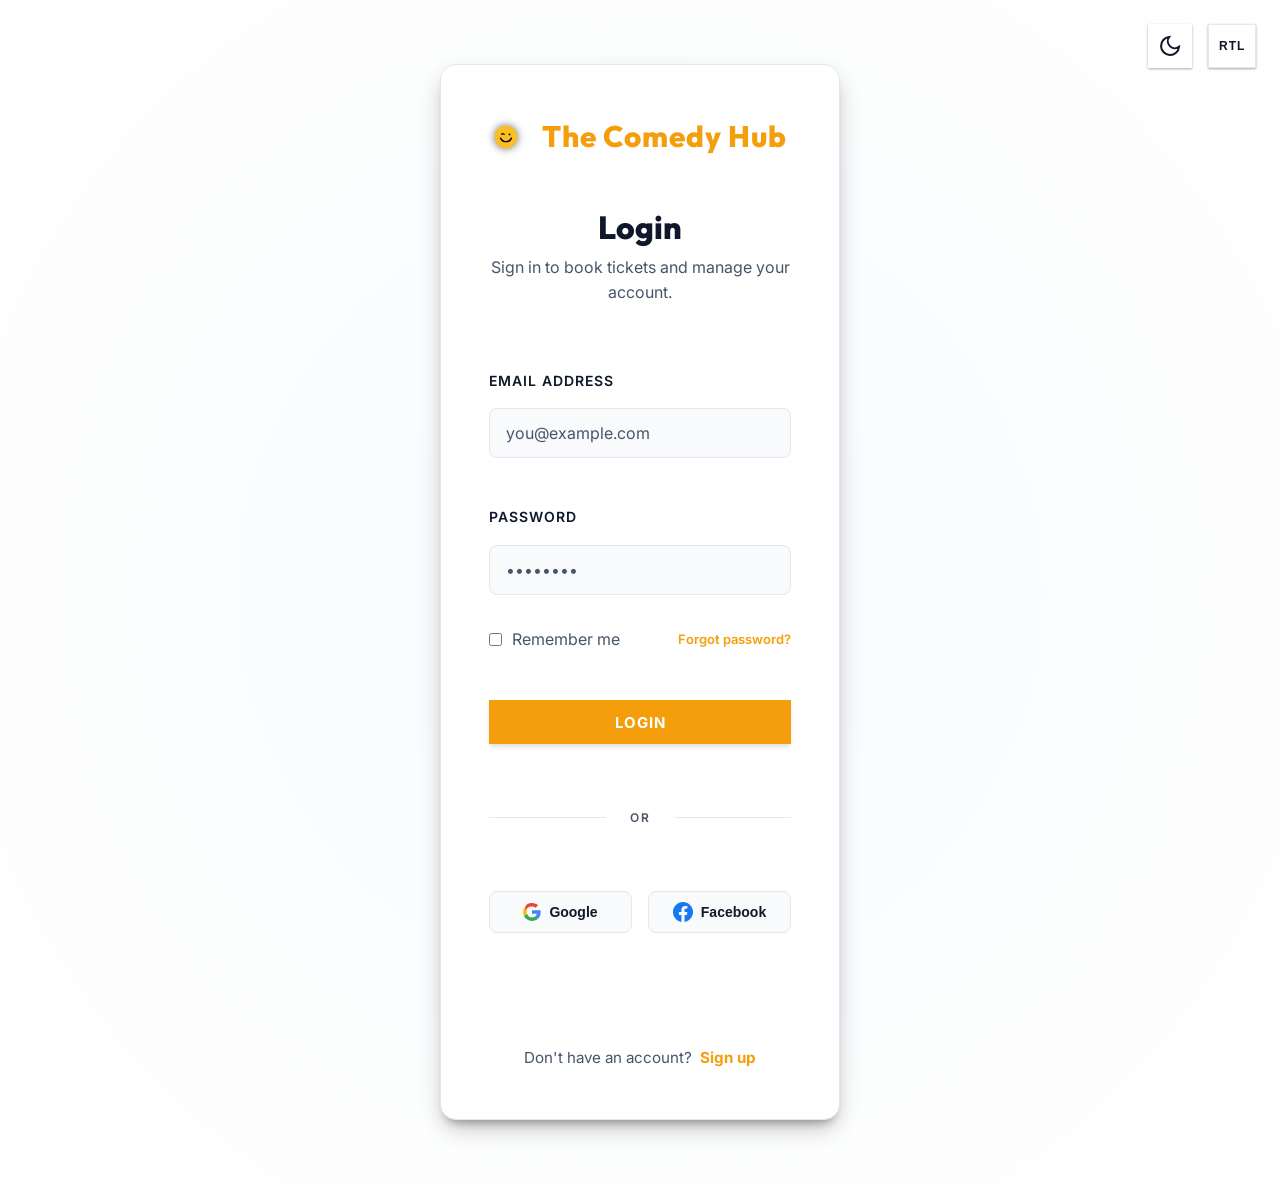
<file: login.html>
<!DOCTYPE html>
<html lang="en" dir="ltr">
<head>
    <meta charset="UTF-8">
    <meta name="viewport" content="width=device-width, initial-scale=1.0">
    <title>Login - The Comedy Hub</title>
    
        <link rel="icon" type="image/svg+xml" href="assets/logo/favicon-32x32.svg">
    <link rel="icon" type="image/svg+xml" sizes="16x16" href="assets/logo/favicon-16x16.svg">
    <link rel="icon" type="image/svg+xml" sizes="48x48" href="assets/logo/favicon-48x48.svg">
    <link href="https://fonts.googleapis.com/css2?family=Inter:wght@400;500;600&family=Outfit:wght@500;700;800&display=swap" rel="stylesheet">
    
    <link rel="stylesheet" href="assets/css/variables.css">
    <link rel="stylesheet" href="assets/css/style.css">
    <link rel="stylesheet" href="assets/css/components.css">
    <link rel="stylesheet" href="assets/css/rtl.css" media="all">
    
    <style>
        .auth-container {
            min-height: 100vh;
            display: flex;
            align-items: center;
            justify-content: center;
            padding: var(--space-4);
            background: radial-gradient(circle at center, var(--bg-primary), var(--bg-secondary));
        }
        
        .auth-card {
            width: 100%;
            max-width: 400px;
            background: var(--bg-secondary);
            backdrop-filter: blur(20px) saturate(180%);
            -webkit-backdrop-filter: blur(20px) saturate(180%);
            border: 1px solid var(--border);
            border-radius: var(--radius-lg);
            padding: var(--space-6);
            box-shadow: var(--shadow-lg);
            transition: all var(--transition-normal);
            animation: cardAppear 0.6s ease-out;
        }

        @keyframes cardAppear {
            from { opacity: 0; transform: translateY(20px); }
            to { opacity: 1; transform: translateY(0); }
        }

        .auth-card:hover {
            box-shadow: 0 40px 80px -12px rgba(0, 0, 0, 0.7), var(--shadow-neon-hover);
            border-color: rgba(251, 191, 36, 0.3);
            transform: translateY(-2px);
        }

        .auth-header {
            text-align: center;
            margin-bottom: var(--space-4);
        }

        .auth-subtitle {
            color: var(--text-secondary);
            font-size: 1rem;
            line-height: 1.6;
        }

        .form-group {
            margin-bottom: var(--space-6);
        }

        .form-label {
            color: var(--text-primary);
            font-weight: 600;
            font-size: 0.875rem;
            text-transform: uppercase;
            letter-spacing: 1px;
            margin-bottom: var(--space-2);
            display: block;
        }

        .form-control {
            background: var(--bg-primary);
            border: 1.5px solid var(--border);
            color: var(--text-primary);
            padding: 14px 16px;
            border-radius: var(--radius-md);
            font-size: 1rem;
            width: 100%;
            transition: all var(--transition-fast);
        }

        .form-control::placeholder {
            color: var(--text-secondary);
            opacity: 1;
        }

        .form-control:focus {
            background: var(--bg-primary);
            border-color: var(--accent);
            box-shadow: 0 0 0 4px rgba(251, 191, 36, 0.15);
            outline: none;
            transform: scale(1.01);
        }

        .auth-options {
            display: flex;
            justify-content: space-between;
            align-items: center;
            margin: var(--space-4) 0 var(--space-6);
            font-size: 0.875rem;
        }

        .checkbox-container {
            display: flex;
            align-items: center;
            gap: 10px;
            color: var(--text-secondary);
            cursor: pointer;
            transition: color var(--transition-fast);
        }

        .checkbox-container:hover {
            color: var(--text-primary);
        }

        .forgot-link {
            color: var(--accent);
            font-weight: 600;
            transition: all var(--transition-fast);
        }

        .forgot-link:hover {
            color: var(--accent-hover);
            text-decoration: underline;
        }

        .btn-primary {
            padding: 14px;
            font-weight: 700;
            letter-spacing: 1px;
            text-transform: uppercase;
            box-shadow: var(--shadow-glow);
        }

        .social-divider {
            display: flex;
            align-items: center;
            margin: var(--space-8) 0;
            color: var(--text-secondary);
            font-weight: 600;
            font-size: 0.75rem;
            text-transform: uppercase;
            letter-spacing: 2px;
        }

        .social-divider::before, .social-divider::after {
            content: '';
            flex: 1;
            height: 1px;
            background: var(--border);
        }

        .social-divider::before { margin-right: 1.5rem; }
        .social-divider::after { margin-left: 1.5rem; }

        .social-buttons {
            display: flex;
            gap: var(--space-2);
        }

        .btn-social {
            flex: 1;
            background: var(--bg-primary);
            border: 1px solid var(--border);
            color: var(--text-primary);
            padding: 10px;
            border-radius: var(--radius-md);
            font-weight: 600;
            transition: all var(--transition-normal);
            display: flex;
            align-items: center;
            justify-content: center;
            font-size: 0.875rem;
            gap: 8px;
        }

        .btn-social:hover {
            background: var(--bg-secondary);
            border-color: var(--accent);
            transform: translateY(-2px);
            box-shadow: var(--shadow-md);
        }

        .auth-footer {
            text-align: center;
            margin-top: var(--space-8);
            padding-top: var(--space-6);
            border-top: 1px solid rgba(255, 255, 255, 0.1);
            color: var(--text-secondary);
            font-size: 0.95rem;
        }

        .auth-footer a {
            color: var(--accent);
            font-weight: 700;
            margin-left: 4px;
        }

        .auth-footer a:hover {
            text-decoration: underline;
        }

        .form-feedback {
            font-size: 0.8125rem;
            color: #ff4d4d;
            margin-top: 6px;
            display: none;
            font-weight: 500;
        }

        .has-error .form-feedback { display: block; }
        .has-error .form-control { border-color: #ff4d4d; background: rgba(255, 77, 77, 0.05); }

        /* Auth Toggles Contrast */
        .auth-toggles .theme-toggle, 
        .auth-toggles .rtl-toggle {
            color: var(--text-primary) !important;
            border-color: var(--border) !important;
            background: var(--bg-secondary) !important;
            box-shadow: var(--shadow-sm);
        }

        .auth-toggles .theme-toggle:hover,
        .auth-toggles .rtl-toggle:hover {
            background: var(--accent) !important;
            color: #fff !important;
        }

        .auth-toggles .rtl-toggle.active {
            background: var(--accent) !important;
            color: #fff !important;
        }

        @media (max-width: 480px) {
            .auth-toggles {
                top: 0.75rem !important;
                right: 0.75rem !important;
                gap: 0.5rem !important;
            }
            .theme-toggle, .rtl-toggle {
                transform: scale(0.85);
            }
        }

        body.page-auth {
            padding-top: 0 !important;
        }
    </style>
</head>
<body class="page-auth">
    <!-- Floating Toggles (Replacing Header Actions) -->
    <div class="auth-toggles" style="position: fixed; top: 1.5rem; right: 1.5rem; display: flex; gap: var(--space-2); z-index: var(--z-max);">
        <button class="theme-toggle" aria-label="Toggle theme"></button>
        <button class="rtl-toggle" aria-label="Toggle RTL mode">RTL</button>
    </div>

    <main class="auth-container" style="padding: var(--space-8) var(--space-4);">
        <div class="auth-card">
            <div class="auth-header" style="margin-bottom: var(--space-8);">
                <a href="index.html" class="auth-logo" style="display: flex; flex-direction: row; align-items: center; justify-content: center; text-decoration: none; gap: var(--space-3); margin-bottom: var(--space-6);">
                    <img src="assets/logo/logo-transparent.svg" alt="The Comedy Hub logo" class="logo-img" width="56" height="56">
                    <span style="font-family: var(--font-heading); font-size: clamp(1.25rem, 4vw, 1.85rem); font-weight: 800; color: var(--accent); letter-spacing: 1px; white-space: nowrap;">The Comedy Hub</span>
                </a>
                <h1 style="font-size: 2rem; color: var(--text-primary); margin-bottom: 0.5rem; font-family: var(--font-heading); font-weight: 800;">Login</h1>
                <p class="auth-subtitle">Sign in to book tickets and manage your account.</p>
            </div>

            <form id="login-form" novalidate>
                <div class="form-group" id="email-group">
                    <label class="form-label" for="login-email">Email Address</label>
                    <input type="email" id="login-email" class="form-control" required placeholder="you@example.com" autocomplete="email">
                    <span class="form-feedback">Please enter a valid email address.</span>
                </div>

                <div class="form-group" id="password-group" style="margin-bottom: var(--space-6);">
                    <label class="form-label" for="login-password">Password</label>
                    <input type="password" id="login-password" class="form-control" required placeholder="••••••••" autocomplete="current-password">
                    <div style="display: flex; justify-content: space-between; align-items: center; margin-top: var(--space-4); flex-wrap: wrap; gap: var(--space-2);">
                        <label class="checkbox-container">
                            <input type="checkbox" id="remember-me">
                            <span>Remember me</span>
                        </label>
                        <a href="#" class="forgot-link" style="font-size: 0.8125rem;">Forgot password?</a>
                    </div>
                    <span class="form-feedback">Password must be at least 6 characters.</span>
                </div>

                <button type="submit" class="btn btn-primary" id="login-submit" style="width: 100%;">Login</button>
            </form>

            <div class="social-divider">OR</div>

            <div class="social-buttons">
                <button class="btn-social" type="button">
                    <svg width="18" height="18" viewBox="0 0 18 18">
                        <path fill="#4285F4" d="M17.64 9.2c0-.63-.06-1.25-.16-1.84H9v3.49h4.84c-.21 1.12-.84 2.07-1.79 2.7l2.9 2.25c1.7-1.57 2.69-3.88 2.69-6.6z"/>
                        <path fill="#34A853" d="M9 18c2.43 0 4.47-.8 5.96-2.18l-2.9-2.25c-.8.54-1.83.86-3.06.86-2.35 0-4.34-1.58-5.05-3.71L.93 13.04C2.42 16 5.46 18 9 18z"/>
                        <path fill="#FBBC05" d="M3.95 10.72c-.18-.54-.28-1.12-.28-1.72s.1-1.18.28-1.72L.93 4.96C.34 6.13 0 7.53 0 9s.34 2.87.93 4.04l3.02-2.32z"/>
                        <path fill="#EA4335" d="M9 3.58c1.32 0 2.5.45 3.44 1.35l2.58-2.58C13.46.89 11.43 0 9 0 5.46 0 2.42 2 1.93 4.96L3.02 7.28c.71-2.13 2.7-3.7 5.05-3.7z"/>
                    </svg>
                    Google
                </button>
                <button class="btn-social" type="button">
                    <svg width="20" height="20" viewBox="0 0 24 24" fill="#1877F2">
                        <path d="M24 12.073c0-6.627-5.373-12-12-12s-12 5.373-12 12c0 5.99 4.388 10.954 10.125 11.854v-8.385H7.078v-3.47h3.047V9.43c0-3.007 1.792-4.669 4.533-4.669 1.312 0 2.686.235 2.686.235v2.953H15.83c-1.491 0-1.956.925-1.956 1.874v2.25h3.328l-.532 3.47h-2.796v8.385C19.612 23.027 24 18.062 24 12.073z"/>
                    </svg>
                    Facebook
                </button>
            </div>

            <div class="auth-footer">
                Don't have an account? <a href="signup.html">Sign up</a>
            </div>
        </div>
    </main>

    <script src="assets/js/main.js"></script>
    <script>
        document.addEventListener('DOMContentLoaded', () => {
            const form = document.getElementById('login-form');
            const emailInput = document.getElementById('login-email');
            const passwordInput = document.getElementById('login-password');
            const submitBtn = document.getElementById('login-submit');

            // Set up real-time validation removal
            [emailInput, passwordInput].forEach(input => {
                input.addEventListener('input', () => {
                    input.parentElement.classList.remove('has-error');
                    input.parentElement.classList.remove('has-success');
                });
            });

            form.addEventListener('submit', (e) => {
                e.preventDefault();
                let isValid = true;
                
                // Email validation
                const emailPattern = /^[^\\s@]+@[^\\s@]+\\.[^\\s@]+$/;
                if (!emailInput.value.trim() || !emailPattern.test(emailInput.value)) {
                    emailInput.parentElement.classList.add('has-error');
                    isValid = false;
                } else {
                    emailInput.parentElement.classList.add('has-success');
                }

                // Password validation (just check length for login)
                if (!passwordInput.value.trim() || passwordInput.value.length < 6) {
                    passwordInput.parentElement.classList.add('has-error');
                    isValid = false;
                } else {
                    passwordInput.parentElement.classList.add('has-success');
                }

                if (isValid) {
                    const originalText = submitBtn.textContent;
                    submitBtn.textContent = 'Logging in...';
                    submitBtn.disabled = true;

                    // Simulate API call
                    setTimeout(() => {
                        submitBtn.textContent = 'Success!';
                        submitBtn.style.backgroundColor = 'var(--success)';
                        submitBtn.style.borderColor = 'var(--success)';
                        submitBtn.style.color = '#fff';
                        
                        // Fake redirect
                        setTimeout(() => {
                            window.location.href = 'dashboard/user.html';
                        }, 500);
                    }, 1000);
                }
            });
        });
    </script>
</body>
</html>
</file>
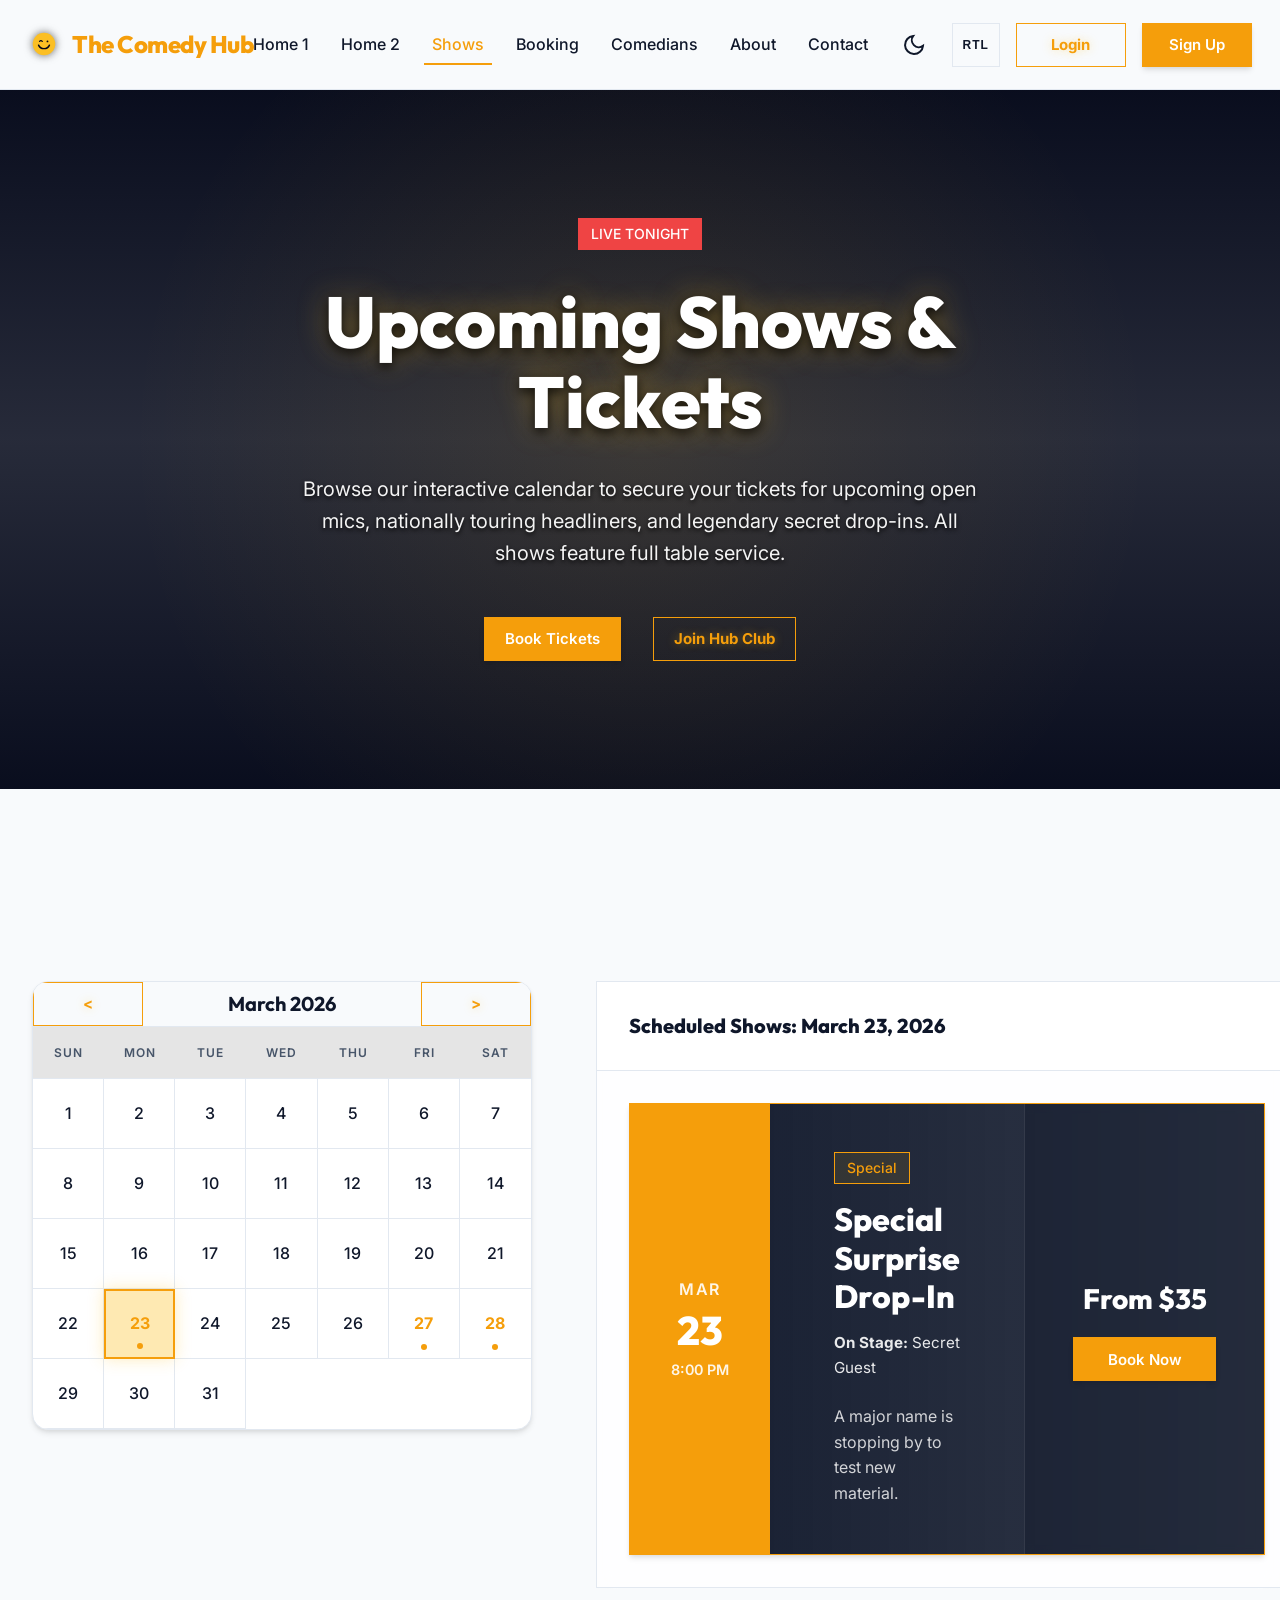
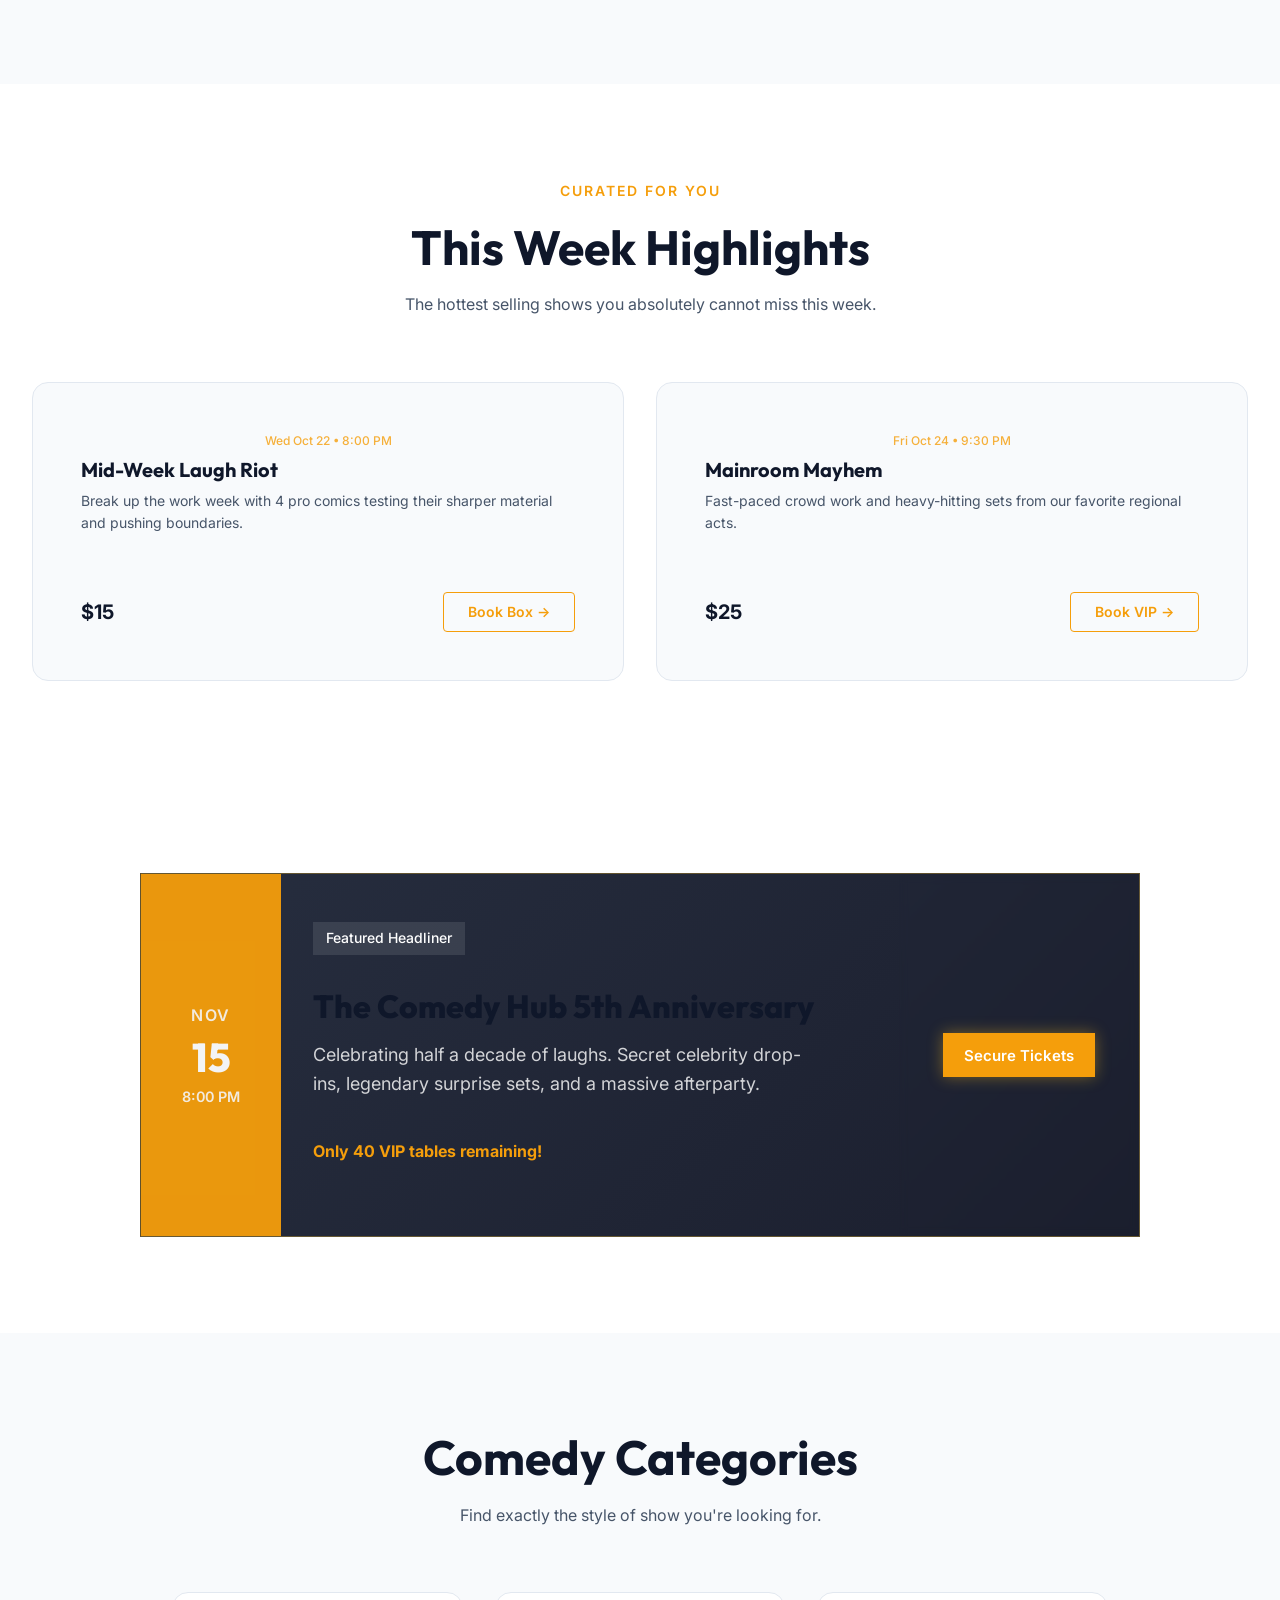
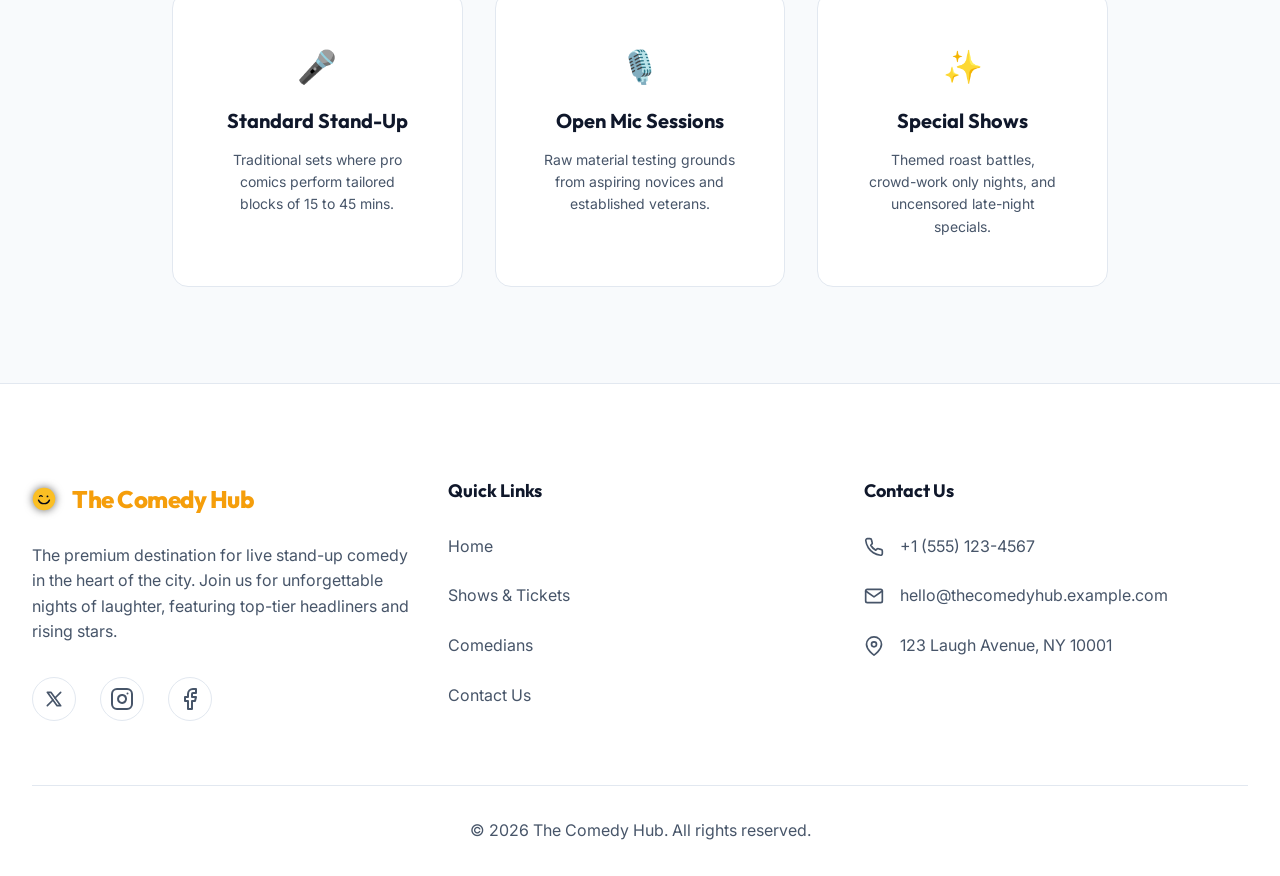
<file: shows.html>
<!DOCTYPE html>
<html lang="en" dir="ltr" data-theme="dark">
<head>
    <meta charset="UTF-8">
    <meta name="viewport" content="width=device-width, initial-scale=1.0">
    <title>Comedy Shows & Tickets - The Comedy Hub</title>
    
    <link href="https://fonts.googleapis.com/css2?family=Inter:wght@400;500;600&family=Outfit:wght@500;700;800&display=swap" rel="stylesheet">
    
        <link rel="icon" type="image/svg+xml" href="assets/logo/favicon-32x32.svg">
    <link rel="icon" type="image/svg+xml" sizes="16x16" href="assets/logo/favicon-16x16.svg">
    <link rel="icon" type="image/svg+xml" sizes="48x48" href="assets/logo/favicon-48x48.svg">
    <link rel="stylesheet" href="assets/css/variables.css">
    <link rel="stylesheet" href="assets/css/style.css">
    <link rel="stylesheet" href="assets/css/components.css">
    <link rel="stylesheet" href="assets/css/rtl.css" media="all">
    
    <style>
        /* Show List (Events below Calendar) */
        .show-list {
            display: flex;
            flex-direction: column;
            gap: var(--space-4);
        }

        .show-item {
            display: flex;
            flex-direction: column;
            background-color: var(--bg-secondary);
            background-image: linear-gradient(to right, rgba(15, 23, 42, 0.95) 0%, rgba(15, 23, 42, 0.7) 100%), url('https://images.unsplash.com/photo-1514525253361-bee8718a300c?auto=format&fit=crop&q=80&w=1200&h=400');
            background-size: cover;
            background-position: center;
            border: 1px solid var(--border);
            border-radius: 0;
            overflow: hidden;
            transition: all var(--transition-normal);
            position: relative;
            min-height: 200px;
        }

        .show-item:hover {
            transform: translateY(-4px);
            border-color: var(--accent);
            box-shadow: 0 10px 30px -5px rgba(0,0,0,0.5), var(--shadow-glow);
        }

        .show-date-box {
            background-color: var(--accent);
            color: #fff;
            display: flex;
            flex-direction: column;
            align-items: center;
            justify-content: center;
            padding: var(--space-4);
            min-width: 120px;
            z-index: 2;
        }

        .show-date-box .month { font-size: 1rem; text-transform: uppercase; font-weight: 600; letter-spacing: 1.5px; opacity: 0.9; }
        .show-date-box .day { font-size: 2.5rem; font-family: var(--font-heading); font-weight: 800; line-height: 1; margin: var(--space-1) 0; }
        .show-date-box .time { font-size: 0.9rem; font-weight: 600; opacity: 0.9; }

        .show-content {
            padding: var(--space-6) var(--space-8);
            flex: 1;
            display: flex;
            flex-direction: column;
            justify-content: center;
            z-index: 2;
        }

        .show-content h2 {
            font-size: 2rem;
            margin-bottom: var(--space-2);
            font-family: var(--font-heading);
            font-weight: 800;
        }

        .show-actions {
            padding: var(--space-6);
            display: flex;
            flex-direction: column;
            justify-content: center;
            align-items: center;
            gap: var(--space-2);
            z-index: 2;
            background-color: rgba(15, 23, 42, 0.4);
            backdrop-filter: blur(4px);
            min-width: 220px;
        }

        .show-price {
            font-size: 1.75rem;
            font-weight: 800;
            font-family: var(--font-heading);
            color: #fff;
        }

        @media(min-width: 1024px) {
            .show-item { 
                flex-direction: row; 
                display: grid;
                grid-template-columns: 140px 1fr 240px;
                align-items: stretch;
            }
            .show-actions {
                border-left: 1px solid rgba(255, 255, 255, 0.1);
            }
        }

        @media(min-width: 768px) and (max-width: 1023px) {
            .show-item { flex-direction: row; }
            .show-date-box { min-width: 120px; }
            .show-actions { min-width: 180px; }
        }

        @media(max-width: 767px) {
            .show-date-box { 
                flex-direction: row; 
                gap: var(--space-2); 
                padding: var(--space-2); 
                min-width: 0;
                width: 100%;
                justify-content: center;
            }
            .show-date-box .day { font-size: 1.5rem; margin: 0; }
            .show-content { 
                padding: var(--space-4); 
                text-align: center;
                align-items: center;
            }
            .show-content h2 {
                font-size: 1.5rem;
                word-break: break-word;
            }
            .show-actions {
                min-width: 0;
                width: 100%;
                padding: var(--space-4);
            }
        }

        /* Calendar System */
        .shows-layout {
            display: grid;
            grid-template-columns: 1fr;
            gap: var(--space-8);
            align-items: stretch;
        }

        @media (min-width: 1024px) {
            .shows-layout {
                grid-template-columns: 500px 1fr;
            }
        }

        .calendar-wrapper {
            width: 100%;
        }

        .calendar-container {
            background-color: var(--bg-secondary);
            border: 1px solid var(--border);
            border-radius: var(--radius-lg);
            overflow: hidden;
            box-shadow: var(--shadow-md);
        }

        .calendar-header {
            display: flex;
            justify-content: space-between;
            align-items: center;
            padding: var(--space-4) var(--space-5);
            background-color: var(--bg-primary);
            border-bottom: 1px solid var(--border);
        }

        .calendar-grid {
            display: grid;
            grid-template-columns: repeat(7, 1fr);
            text-align: center;
            border-bottom: 1px solid var(--border);
            background-color: rgba(0,0,0,0.1);
        }

        .calendar-day-header {
            padding: var(--space-2);
            font-size: 0.75rem;
            color: var(--text-secondary);
            text-transform: uppercase;
            font-weight: 600;
            letter-spacing: 1px;
        }

        .calendar-body {
            display: grid;
            grid-template-columns: repeat(7, 1fr);
        }

        .calendar-day {
            padding: var(--space-2);
            min-height: 70px;
            border-bottom: 1px solid var(--border);
            border-right: 1px solid var(--border);
            cursor: pointer;
            transition: all var(--transition-fast);
            position: relative;
            display: flex;
            flex-direction: column;
            align-items: center;
            justify-content: center;
        }

        .calendar-day:nth-child(7n) { border-right: none; }
        .calendar-day:hover:not(.empty) { 
            background-color: var(--accent);
            color: #000;
            transform: scale(1.1);
            z-index: 5;
            box-shadow: 0 0 20px rgba(251, 191, 36, 0.4);
            border-color: var(--accent);
        }
        .calendar-day.active { 
            background-color: rgba(251, 191, 36, 0.35); 
            border: 2px solid var(--accent); 
            z-index: 10; 
            box-shadow: 0 0 15px rgba(251, 191, 36, 0.3);
        }
        .calendar-day.empty { background-color: var(--bg-primary); cursor: default; }
        .calendar-day.empty:hover { background-color: var(--bg-primary); transform: none; }

        .day-num {
            font-size: 1rem;
            font-weight: 500;
        }

        .day-indicator {
            width: 6px;
            height: 6px;
            background-color: var(--accent);
            border-radius: 50%;
            position: absolute;
            bottom: 8px;
            display: none;
        }

        .calendar-day.has-event .day-indicator { display: block; }
        .calendar-day.has-event .day-num { font-weight: 700; color: var(--accent); }

        .mobile-day-label { display: none; font-size: 0.75rem; color: var(--text-secondary); text-transform: uppercase; margin-bottom: 4px; }

        @media (max-width: 640px) {
            .calendar-header {
                padding: var(--space-3) var(--space-2);
            }
            .calendar-header h3 {
                font-size: 1rem !important;
            }
            .calendar-day-header {
                padding: var(--space-1) 0;
                font-size: 0.65rem;
            }
            .calendar-day {
                min-height: 50px;
                padding: 4px;
            }
            .day-num {
                font-size: 0.875rem;
            }
            .day-indicator { 
                bottom: 4px; 
                width: 4px;
                height: 4px;
            }
            .mobile-day-label { display: none; } /* Hide in grid view */
        }

        /* Categories & Highlights Grids */
        .category-card {
            background-color: var(--bg-secondary);
            border: 1px solid var(--border);
            padding: var(--space-6);
            border-radius: var(--radius-lg);
            text-align: center;
            transition: all var(--transition-normal);
            cursor: pointer;
        }
        .category-card:hover { border-color: var(--accent); transform: translateY(-3px); box-shadow: var(--shadow-md); }
        
        .highlight-grid {
            display: grid;
            grid-template-columns: repeat(auto-fit, minmax(280px, 1fr));
            gap: var(--space-4);
        }

        .highlight-card {
            background-color: var(--bg-primary);
            border: 1px solid var(--border);
            border-radius: var(--radius-lg);
            padding: var(--space-6);
            transition: all var(--transition-normal);
            display: flex;
            flex-direction: column;
            height: 100%;
        }
        .highlight-card:hover {
            border-color: var(--accent);
            transform: translateY(-5px);
            box-shadow: var(--shadow-glow);
        }
        .highlight-footer {
            margin-top: auto;
            padding-top: var(--space-4);
            display: flex;
            justify-content: space-between;
            align-items: center;
            border-top: 1px solid rgba(255,255,255,0.05);
        }
        .highlight-btn {
            color: var(--accent);
            font-weight: 600;
            text-decoration: none;
            padding: var(--space-1) var(--space-3);
            border: 1px solid var(--accent);
            border-radius: var(--radius-sm);
            font-size: 0.875rem;
            transition: all var(--transition-fast);
        }
        .highlight-btn:hover {
            background-color: var(--accent);
            color: #000;
        }

        .vip-alert {
            display: inline-block;
            color: var(--accent);
            font-weight: 700;
            margin-top: var(--space-2);
            transition: all var(--transition-fast);
            cursor: default;
        }
        .vip-alert:hover {
            color: #fff;
            transform: scale(1.05);
            text-shadow: 0 0 10px var(--accent);
        }
    </style>
</head>
<body>
    <!-- Header -->
    <header class="header">
        <div class="container navbar">
            <a href="index.html" class="nav-brand">
                <img src="assets/logo/logo-transparent.svg" alt="Comedy Hub Logo" class="logo-img">
                The Comedy Hub
            </a>

                                                <nav class="nav-menu" aria-label="Main Navigation">
                <div class="nav-item"><a href="index.html" class="nav-link ">Home 1</a></div>
                <div class="nav-item"><a href="home-2.html" class="nav-link ">Home 2</a></div>
                <div class="nav-item"><a href="shows.html" class="nav-link active">Shows</a></div>
                <div class="nav-item"><a href="booking.html" class="nav-link ">Booking</a></div>
                <div class="nav-item"><a href="comedians.html" class="nav-link ">Comedians</a></div>
                <div class="nav-item"><a href="about.html" class="nav-link ">About</a></div>
                <div class="nav-item"><a href="contact.html" class="nav-link ">Contact</a></div>
                <div class="nav-item mobile-only"><a href="login.html" class="nav-link ">Login</a></div>
                <div class="nav-item mobile-only"><a href="signup.html" class="nav-link ">Sign Up</a></div>
            </nav>

                                                <div class="nav-actions">
                <button class="theme-toggle" aria-label="Toggle theme"></button>
                <button class="rtl-toggle" aria-label="Toggle RTL mode">RTL</button>

                <a href="login.html" class="btn btn-outline desktop-only">Login</a>
                <a href="signup.html" class="btn btn-primary desktop-only">Sign Up</a>
                <button class="hamburger" aria-expanded="false" aria-label="Toggle navigation menu"
                    aria-controls="navbar-menu">
                    <span></span>
                    <span></span>
                    <span></span>
                </button>
            </div>
        </div>
    </header>

    <main id="main-content">
        <!-- Intro Section -->
                <!-- Global Hero Section -->
        <section class="page-hero" style="background-image: url('https://images.unsplash.com/photo-1585699324551-f6c309eedeca?auto=format&fit=crop&w=1920&q=80');">
            <div class="container page-hero-content">
                <div class="tag" style="margin-bottom: var(--space-4); background: var(--error); border-color: var(--error); color: #fff; animation: pulse 2s infinite;">LIVE TONIGHT</div>
                <h1 class="page-hero-title">Upcoming Shows & Tickets</h1>
                <p class="subtitle" style="margin-bottom: var(--space-6);">Browse our interactive calendar to secure your tickets for upcoming open mics, nationally touring headliners, and legendary secret drop-ins. All shows feature full table service.</p>
                <div style="display: flex; gap: var(--space-4); justify-content: center; flex-wrap: wrap;">
                    <a href="#calendar-section" class="btn btn-primary">Book Tickets</a>
                    <a href="signup.html" class="btn btn-outline">Join Hub Club</a>
                </div>
            </div>
        </section>

        <!-- Dynamic Calendar & Events System -->
        <section class="section">
            <div class="container">
                
                <div class="shows-layout">
                    <!-- Calendar View -->
                    <div class="calendar-wrapper">
                        <div class="calendar-container">
                            <div class="calendar-header">
                                <button class="btn btn-outline" style="padding: 0.25rem 0.75rem;" id="prev-month">&lt;</button>
                                <h3 style="margin: 0; font-size: 1.25rem;" id="current-month-lbl">October 2026</h3>
                                <button class="btn btn-outline" style="padding: 0.25rem 0.75rem;" id="next-month">&gt;</button>
                            </div>
                            <div class="calendar-grid">
                                <div class="calendar-day-header">Sun</div>
                                <div class="calendar-day-header">Mon</div>
                                <div class="calendar-day-header">Tue</div>
                                <div class="calendar-day-header">Wed</div>
                                <div class="calendar-day-header">Thu</div>
                                <div class="calendar-day-header">Fri</div>
                                <div class="calendar-day-header">Sat</div>
                            </div>
                            <div class="calendar-body" id="calendar-body">
                                <!-- Instantiated by JS -->
                            </div>
                        </div>
                    </div>

                    <!-- Event Details Panel -->
                    <div id="event-panel" style="width: 100%; height: 100%;">
                        <div class="card" style="height: 100%; display: flex; flex-direction: column; padding: 0; overflow: hidden; border: 1px solid var(--border);">
                            <div style="background-color: var(--bg-secondary); border-bottom: 1px solid var(--border); padding: var(--space-4);">
                                <h3 id="selected-date-lbl" style="margin: 0; font-size: 1.25rem; font-family: var(--font-heading); font-weight: 800;">Scheduled Shows</h3>
                            </div>
                            <div id="events-container" class="show-list" style="padding: var(--space-4); flex: 1; overflow-y: auto;">
                                <!-- Events injected here -->
                                <p style="color: var(--text-secondary); text-align: center; margin-top: var(--space-6);">Select a date on the calendar to see the rotation of shows.</p>
                            </div>
                        </div>
                    </div>
                </div>

            </div>
        </section>

        <!-- Structured Additional Content -->
        
        <!-- This Week Highlights -->
        <section class="section" style="background-color: var(--bg-secondary);">
            <div class="container">
                <div class="section-head text-center">
                    <span class="subtitle">Curated For You</span>
                    <h2>This Week Highlights</h2>
                    <p style="color: var(--text-secondary);">The hottest selling shows you absolutely cannot miss this week.</p>
                </div>

                <div class="highlight-grid">
                    <div class="highlight-card">
                        <span class="tag" style="background: transparent; padding: 0; border: none; font-size: 0.75rem; margin-bottom: var(--space-1); opacity: 0.8;">Wed Oct 22 &bull; 8:00 PM</span>
                        <h3 style="margin-bottom: var(--space-1); font-size: 1.25rem;">Mid-Week Laugh Riot</h3>
                        <p style="color: var(--text-secondary); margin-bottom: var(--space-3); font-size: 0.875rem; line-height: 1.6;">Break up the work week with 4 pro comics testing their sharper material and pushing boundaries.</p>
                        <div class="highlight-footer">
                            <span style="font-weight: bold; font-size: 1.25rem;">$15</span>
                            <a href="booking.html" class="highlight-btn">Book Box &rarr;</a>
                        </div>
                    </div>
                    <div class="highlight-card">
                        <span class="tag" style="background: transparent; padding: 0; border: none; font-size: 0.75rem; margin-bottom: var(--space-1); opacity: 0.8;">Fri Oct 24 &bull; 9:30 PM</span>
                        <h3 style="margin-bottom: var(--space-1); font-size: 1.25rem;">Mainroom Mayhem</h3>
                        <p style="color: var(--text-secondary); margin-bottom: var(--space-3); font-size: 0.875rem; line-height: 1.6;">Fast-paced crowd work and heavy-hitting sets from our favorite regional acts.</p>
                        <div class="highlight-footer">
                            <span style="font-weight: bold; font-size: 1.25rem;">$25</span>
                            <a href="booking.html" class="highlight-btn">Book VIP &rarr;</a>
                        </div>
                    </div>
                </div>
            </div>
        </section>

        <!-- Featured Shows Banner -->
        <section class="section section-dark">
            <div class="container">
                <div class="show-item" style="border-radius: var(--radius-xl); background: linear-gradient(135deg, rgba(15,23,42,0.9), rgba(2,6,23,0.9)), url('https://images.unsplash.com/photo-1585699324551-f6c309eedeca?q=80&w=1000') center/cover; max-width: 1000px; margin: 0 auto; border-color: rgba(251, 191, 36, 0.3);">
                    <div class="show-date-box" style="background-color: var(--accent); opacity: 0.95;">
                        <span class="month">Nov</span>
                        <span class="day">15</span>
                        <span class="time">8:00 PM</span>
                    </div>
                    <div class="show-content" style="padding: var(--space-6) var(--space-4);">
                        <span class="tag" style="align-self: flex-start; background: rgba(255,255,255,0.1); color: #fff; border-color: transparent;">Featured Headliner</span>
                        <h2 style="font-size: 2rem; margin: var(--space-2) 0;">The Comedy Hub 5th Anniversary</h2>
                        <p style="color: rgba(255,255,255,0.8); font-size: 1.125rem; max-width: 500px;">Celebrating half a decade of laughs. Secret celebrity drop-ins, legendary surprise sets, and a massive afterparty.</p>
                        <p class="vip-alert">Only 40 VIP tables remaining!</p>
                    </div>
                    <div class="show-actions" style="background: transparent; border-left: none; padding: var(--space-6) var(--space-4);">
                        <a href="booking.html" class="btn btn-primary" style="box-shadow: 0 0 15px rgba(251, 191, 36, 0.4);">Secure Tickets</a>
                    </div>
                </div>
            </div>
        </section>

        <!-- Categories -->
        <section class="section">
            <div class="container" style="max-width: 1000px;">
                <div class="section-head text-center">
                    <h2>Comedy Categories</h2>
                    <p style="color: var(--text-secondary);">Find exactly the style of show you're looking for.</p>
                </div>
                <div style="display: grid; grid-template-columns: repeat(auto-fit, minmax(250px, 1fr)); gap: var(--space-4);">
                    <div class="category-card">
                        <div style="font-size: 2rem; margin-bottom: var(--space-2);">&#127908;</div>
                        <h3 style="font-size: 1.25rem;">Standard Stand-Up</h3>
                        <p style="font-size: 0.875rem; color: var(--text-secondary); margin-bottom: 0;">Traditional sets where pro comics perform tailored blocks of 15 to 45 mins.</p>
                    </div>
                    <div class="category-card">
                        <div style="font-size: 2rem; margin-bottom: var(--space-2);">&#127897;&#65039;</div>
                        <h3 style="font-size: 1.25rem;">Open Mic Sessions</h3>
                        <p style="font-size: 0.875rem; color: var(--text-secondary); margin-bottom: 0;">Raw material testing grounds from aspiring novices and established veterans.</p>
                    </div>
                    <div class="category-card">
                        <div style="font-size: 2rem; margin-bottom: var(--space-2);">&#10024;</div>
                        <h3 style="font-size: 1.25rem;">Special Shows</h3>
                        <p style="font-size: 0.875rem; color: var(--text-secondary); margin-bottom: 0;">Themed roast battles, crowd-work only nights, and uncensored late-night specials.</p>
                    </div>
                </div>
            </div>
        </section>

    </main>

    <!-- Footer (Unmodified strict constraint) -->
        <!-- Footer -->
    <footer class="footer">
        <div class="container">
            <div class="footer-grid">
                
                <!-- Brand & Description -->
                <div>
                    <a href="index.html" class="nav-brand" style="margin-bottom: var(--space-3);">
                        <img src="assets/logo/logo-transparent.svg" alt="Comedy Hub Logo" class="logo-img">
                        The Comedy Hub
                    </a>
                    <p style="color: var(--text-secondary); margin-bottom: var(--space-4); line-height: 1.6;">The premium destination for live stand-up comedy in the heart of the city. Join us for unforgettable nights of laughter, featuring top-tier headliners and rising stars.</p>
                    <div style="display: flex; gap: var(--space-3);">
                                                <a href="#" class="social-icon" aria-label="X (Twitter)">
                            <svg width="20" height="20" viewBox="0 0 24 24" fill="none" stroke="currentColor"
                                stroke-width="2" stroke-linecap="round" stroke-linejoin="round">
                                <path d="M4 4l11.733 16H20L8.267 4z"></path>
                                <path d="M4 20l6.768-6.768m2.46-2.46L20 4"></path>
                            </svg>
                        </a>
                        <a href="#" class="social-icon" aria-label="Instagram">
                            <svg width="24" height="24" viewBox="0 0 24 24" fill="none" stroke="currentColor" stroke-width="2" stroke-linecap="round" stroke-linejoin="round"><rect x="2" y="2" width="20" height="20" rx="5" ry="5"></rect><path d="M16 11.37A4 4 0 1 1 12.63 8 4 4 0 0 1 16 11.37z"></path><line x1="17.5" y1="6.5" x2="17.51" y2="6.5"></line></svg>
                        </a>
                        <a href="#" class="social-icon" aria-label="Facebook">
                            <svg width="24" height="24" viewBox="0 0 24 24" fill="none" stroke="currentColor" stroke-width="2" stroke-linecap="round" stroke-linejoin="round"><path d="M18 2h-3a5 5 0 0 0-5 5v3H7v4h3v8h4v-8h3l1-4h-4V7a1 1 0 0 1 1-1h3z"></path></svg>
                        </a>
                    </div>
                </div>

                <!-- Quick Links -->
                <div>
                    <h4 style="margin-bottom: var(--space-4); font-size: 1.125rem;">Quick Links</h4>
                    <ul style="display: flex; flex-direction: column; gap: var(--space-3); list-style: none; padding: 0;">
                        <li><a href="index.html" class="footer-link">Home</a></li>
                        <li><a href="shows.html" class="footer-link">Shows & Tickets</a></li>
                        <li><a href="comedians.html" class="footer-link">Comedians</a></li>
                        <li><a href="contact.html" class="footer-link">Contact Us</a></li>
                    </ul>
                </div>

                <!-- Contact Details -->
                <div>
                    <h4 style="margin-bottom: var(--space-4); font-size: 1.125rem;">Contact Us</h4>
                    <ul style="display: flex; flex-direction: column; gap: var(--space-3); list-style: none; padding: 0; color: var(--text-secondary);">
                        <li style="display: flex; align-items: center; gap: var(--space-2);">
                            <svg width="20" height="20" viewBox="0 0 24 24" fill="none" stroke="currentColor" stroke-width="2" stroke-linecap="round" stroke-linejoin="round" style="flex-shrink: 0;"><path d="M22 16.92v3a2 2 0 0 1-2.18 2 19.79 19.79 0 0 1-8.63-3.07 19.5 19.5 0 0 1-6-6 19.79 19.79 0 0 1-3.07-8.67A2 2 0 0 1 4.11 2h3a2 2 0 0 1 2 1.72 12.84 12.84 0 0 0 .7 2.81 2 2 0 0 1-.45 2.11L8.09 9.91a16 16 0 0 0 6 6l1.27-1.27a2 2 0 0 1 2.11-.45 12.84 12.84 0 0 0 2.81.7A2 2 0 0 1 22 16.92z"></path></svg>
                            <span>+1 (555) 123-4567</span>
                        </li>
                        <li style="display: flex; align-items: center; gap: var(--space-2);">
                            <svg width="20" height="20" viewBox="0 0 24 24" fill="none" stroke="currentColor" stroke-width="2" stroke-linecap="round" stroke-linejoin="round" style="flex-shrink: 0;"><path d="M4 4h16c1.1 0 2 .9 2 2v12c0 1.1-.9 2-2 2H4c-1.1 0-2-.9-2-2V6c0-1.1.9-2 2-2z"></path><polyline points="22,6 12,13 2,6"></polyline></svg>
                            <a href="mailto:hello@thecomedyhub.example.com" class="footer-link">hello@thecomedyhub.example.com</a>
                        </li>
                        <li style="display: flex; align-items: center; gap: var(--space-2);">
                            <svg width="20" height="20" viewBox="0 0 24 24" fill="none" stroke="currentColor" stroke-width="2" stroke-linecap="round" stroke-linejoin="round" style="flex-shrink: 0;"><path d="M21 10c0 7-9 13-9 13s-9-6-9-13a9 9 0 0 1 18 0z"></path><circle cx="12" cy="10" r="3"></circle></svg>
                            <span>123 Laugh Avenue, NY 10001</span>
                        </li>
                    </ul>
                </div>

            </div>
            
            <div style="text-align: center; border-top: 1px solid var(--border); padding-top: var(--space-4); color: var(--text-secondary); margin-top: var(--space-6);">
                <p style="margin: 0;">&copy; 2026 The Comedy Hub. All rights reserved.</p>
            </div>
        </div>
    </footer>

    <script src="assets/js/main.js"></script>
    <script>
        document.addEventListener('DOMContentLoaded', () => {
            // Event Database (March 2026 - May 2027)
            const eventsDB = {
                // March 2026
                '2026-03-23': [{ title: 'Special Surprise Drop-In', comedian: 'Secret Guest', time: '8:00 PM', category: 'Special', price: 'From $35', desc: 'A major name is stopping by to test new material.' }],
                '2026-03-27': [{ title: 'Friday Night Spectacular', comedian: 'David Chen & Guests', time: '8:00 PM', category: 'Stand-Up', price: 'From $25', desc: 'Our premier weekend showcase.' }],
                '2026-03-28': [{ title: 'Late Night Uncensored', comedian: 'Sarah Jenkins', time: '11:00 PM', category: 'Special', price: 'From $20', desc: 'Strictly 21+ only.' }],
                
                // April 2026
                '2026-04-03': [{ title: 'Friday Night Spectacular', comedian: 'Mike Johnson', time: '8:00 PM', category: 'Stand-Up', price: 'From $25', desc: 'The best local comics in the city.' }],
                '2026-04-18': [{ title: 'Headliner Weekend', comedian: 'John Doe', time: '9:00 PM', category: 'Stand-Up', price: 'From $45', desc: 'National touring headliner for two nights only.' }],
                
                // May 2026
                '2026-05-01': [{ title: 'May Day Mayhem', comedian: 'The Roastmasters', time: '9:00 PM', category: 'Special', price: 'From $30', desc: 'A high-energy roast session.' }],
                '2026-05-15': [{ title: 'Friday Night Showcase', comedian: 'Jane Smith', time: '8:30 PM', category: 'Stand-Up', price: 'From $25', desc: 'Sharp observational comedy.' }],
                '2026-05-30': [{ title: 'Late Night Special', comedian: 'Secret Guest', time: '11:30 PM', category: 'Special', price: 'From $25', desc: 'Legendary drop-ins expected.' }],

                // June - August 2026 (Summer Series)
                '2026-06-12': [{ title: 'Summer Solstice Laughs', comedian: 'Group Show', time: '8:00 PM', category: 'Stand-Up', price: 'From $20', desc: 'Celebrating the longest day with the longest laughs.' }],
                '2026-07-04': [{ title: 'Independence Day Roast', comedian: 'Freedom Comics', time: '7:00 PM', category: 'Special', price: 'From $35', desc: 'Fireworks on stage, not just in the sky.' }],
                '2026-08-21': [{ title: 'Dog Days Showcase', comedian: 'Various', time: '8:00 PM', category: 'Stand-Up', price: 'From $20', desc: 'Cool off with the hottest comics.' }],

                // September - November 2026
                '2026-09-07': [{ title: 'Labor Day Open Mic', comedian: 'New Talent', time: '7:30 PM', category: 'Open Mic', price: 'Free', desc: 'The next generation of comedy stars.' }],
                '2026-10-31': [{ title: 'Halloween Horror Roast', comedian: 'The Spooky Crew', time: '10:00 PM', category: 'Special', price: 'From $30', desc: 'Costumes mandatory, laughs guaranteed.' }],
                '2026-11-26': [{ title: 'Thanksgiving Leftovers', comedian: 'Hungry Hilarity', time: '8:00 PM', category: 'Stand-Up', price: 'From $25', desc: 'Bringing the family together for something they actually like.' }],

                // December 2026 - February 2027 (Winter Fest)
                '2026-12-24': [{ title: 'Christmas Eve Drop-In', comedian: 'Santa & Friends', time: '7:00 PM', category: 'Special', price: 'From $40', desc: 'A very special seasonal showcase.' }],
                '2027-01-01': [{ title: 'New Year Resolution Roast', comedian: 'Goal Getters', time: '8:00 PM', category: 'Special', price: 'From $30', desc: 'Laughing at the resolutions we already broke.' }],
                '2027-02-14': [{ title: "Valentine's Day Massacre (of Bad Dates)", comedian: 'Heartbreakers', time: '8:00 PM', category: 'Special', price: 'From $50', desc: 'The ultimate date night spot.' }],

                // March - May 2027 (Spring Finale)
                '2027-03-17': [{ title: "St. Patrick's Day Shenanigans", comedian: 'Lucky Lou', time: '8:00 PM', category: 'Special', price: 'From $25', desc: 'Green beer and gold-standard jokes.' }],
                '2027-04-01': [{ title: 'The Ultimate April Fools', comedian: 'The Pranksters', time: '9:00 PM', category: 'Special', price: 'From $35', desc: 'Our biggest show of the year.' }],
                '2027-05-14': [{ title: 'Spring Season Finale', comedian: 'All-Star Lineup', time: '8:00 PM', category: 'Stand-Up', price: 'From $40', desc: 'Closing the season with the best of the best.' }]
            };

            const calendarBody = document.getElementById('calendar-body');
            const dateLabel = document.getElementById('selected-date-lbl');
            const eventContainer = document.getElementById('events-container');
            const monthLabel = document.getElementById('current-month-lbl');
            const prevBtn = document.getElementById('prev-month');
            const nextBtn = document.getElementById('next-month');
            
            let currentViewDate = new Date(2026, 2, 1); // Starting March 2026
            const limitDate = new Date(2027, 4, 1); // Up to May 2027
            const today = new Date(2026, 2, 23); // Standardized site date

            const monthNames = ["January", "February", "March", "April", "May", "June", "July", "August", "September", "October", "November", "December"];
            const dayNames = ['Sun', 'Mon', 'Tue', 'Wed', 'Thu', 'Fri', 'Sat'];

            function generateCalendar(date) {
                calendarBody.innerHTML = '';
                const year = date.getFullYear();
                const month = date.getMonth();
                
                monthLabel.textContent = `${monthNames[month]} ${year}`;
                
                const firstDay = new Date(year, month, 1).getDay();
                const daysInMonth = new Date(year, month + 1, 0).getDate();

                // Empty slots for alignment
                for(let i=0; i < firstDay; i++) {
                    const empty = document.createElement('div');
                    empty.className = 'calendar-day empty';
                    calendarBody.appendChild(empty);
                }

                for(let day=1; day <= daysInMonth; day++) {
                    const dateKey = `${year}-${(month+1).toString().padStart(2, '0')}-${day.toString().padStart(2, '0')}`;
                    const shows = eventsDB[dateKey];
                    const dayOfWeek = (firstDay + day - 1) % 7;

                    const dayEl = document.createElement('div');
                    dayEl.className = `calendar-day ${shows ? 'has-event' : ''}`;
                    
                    dayEl.innerHTML = `
                        <span class="mobile-day-label">${dayNames[dayOfWeek]}</span>
                        <span class="day-num">${day}</span>
                        <div class="day-indicator"></div>
                    `;

                    dayEl.addEventListener('click', () => {
                        document.querySelectorAll('.calendar-day').forEach(d => d.classList.remove('active'));
                        dayEl.classList.add('active');
                        renderEvents(dateKey, `${monthNames[month]} ${day}, ${year}`);
                    });

                    calendarBody.appendChild(dayEl);
                }
            }

            function renderEvents(dateKey, displayStr) {
                dateLabel.textContent = `Scheduled Shows: ${displayStr}`;
                eventContainer.innerHTML = '';
                const shows = eventsDB[dateKey];

                if(!shows) {
                    eventContainer.innerHTML = '<div style="background: var(--bg-secondary); border: 1px solid var(--border); padding: var(--space-8); text-align: center; border-radius: var(--radius-lg);"><div style="font-size: 2rem; margin-bottom: var(--space-2);">ðŸŒ™</div><p style="color: var(--text-secondary); margin: 0;">The stage is resting tonight. Select a highlighted date to see upcoming performances.</p></div>';
                    return;
                }

                shows.forEach(show => {
                    const card = document.createElement('article');
                    card.className = 'show-item';
                    const isMic = show.category === 'Open Mic';
                    const isSpecialDropIn = show.title === 'Special Surprise Drop-In';
                    
                    if (isSpecialDropIn) {
                        card.style.backgroundImage = "linear-gradient(to right, rgba(15, 23, 42, 0.98) 0%, rgba(15, 23, 42, 0.85) 100%), url('https://images.unsplash.com/photo-1470229722913-7c0e2dbbafd3?auto=format&fit=crop&q=80&w=1200&h=400')";
                        card.style.borderColor = "var(--accent)";
                        card.style.boxShadow = "var(--shadow-glow)";
                        card.style.color = "#fff"; // Hardcoded light text for this dark card
                    }
                    
                    card.innerHTML = `
                        <div class="show-date-box" style="${isMic ? 'background-color: var(--border); color: var(--text-primary);' : ''}">
                            <span class="month">${displayStr.split(' ')[0].substring(0,3)}</span>
                            <span class="day">${displayStr.split(' ')[1].replace(',', '')}</span>
                            <span class="time">${show.time}</span>
                        </div>
                        <div class="show-content">
                            <span class="tag" style="margin-bottom: var(--space-2); align-self: flex-start; ${isMic ? 'border-color: var(--text-secondary); color: var(--text-secondary); background: transparent;' : ''}">${show.category}</span>
                            <h2 style="${isSpecialDropIn ? 'color: #fff;' : ''}">${show.title}</h2>
                            <p style="color: ${isSpecialDropIn ? 'rgba(255,255,255,0.9)' : 'var(--text-secondary)'}; margin-bottom: var(--space-3); font-size: 0.95rem;"><strong>On Stage:</strong> ${show.comedian}</p>
                            <p style="margin-bottom: 0; opacity: ${isSpecialDropIn ? '1' : '0.9'}; color: ${isSpecialDropIn ? 'rgba(255,255,255,0.8)' : 'inherit'};">${show.desc}</p>
                        </div>
                        <div class="show-actions">
                            <span class="show-price">${show.price}</span>
                            <a href="booking.html?show=${encodeURIComponent(show.title)}&comedian=${encodeURIComponent(show.comedian)}&time=${encodeURIComponent(show.time)}&date=${encodeURIComponent(displayStr)}" class="btn btn-primary" style="width: 100%;">Book Now</a>
                        </div>
                    `;
                    eventContainer.appendChild(card);
                });
            }

            prevBtn.addEventListener('click', () => {
                currentViewDate.setMonth(currentViewDate.getMonth() - 1);
                generateCalendar(currentViewDate);
            });

            nextBtn.addEventListener('click', () => {
                if(currentViewDate < limitDate) {
                    currentViewDate.setMonth(currentViewDate.getMonth() + 1);
                    generateCalendar(currentViewDate);
                }
            });

            // Init
            generateCalendar(currentViewDate);
            
            // Auto-load today's or next available event
            const todayStr = '2026-03-23';
            const todayEl = Array.from(document.querySelectorAll('.calendar-day:not(.empty)')).find(el => el.querySelector('.day-num').textContent === '23');
            if(todayEl && eventsDB[todayStr]) {
                todayEl.click();
            }
        });
    </script>
</body>
</html>
</body>
</html>
</file>
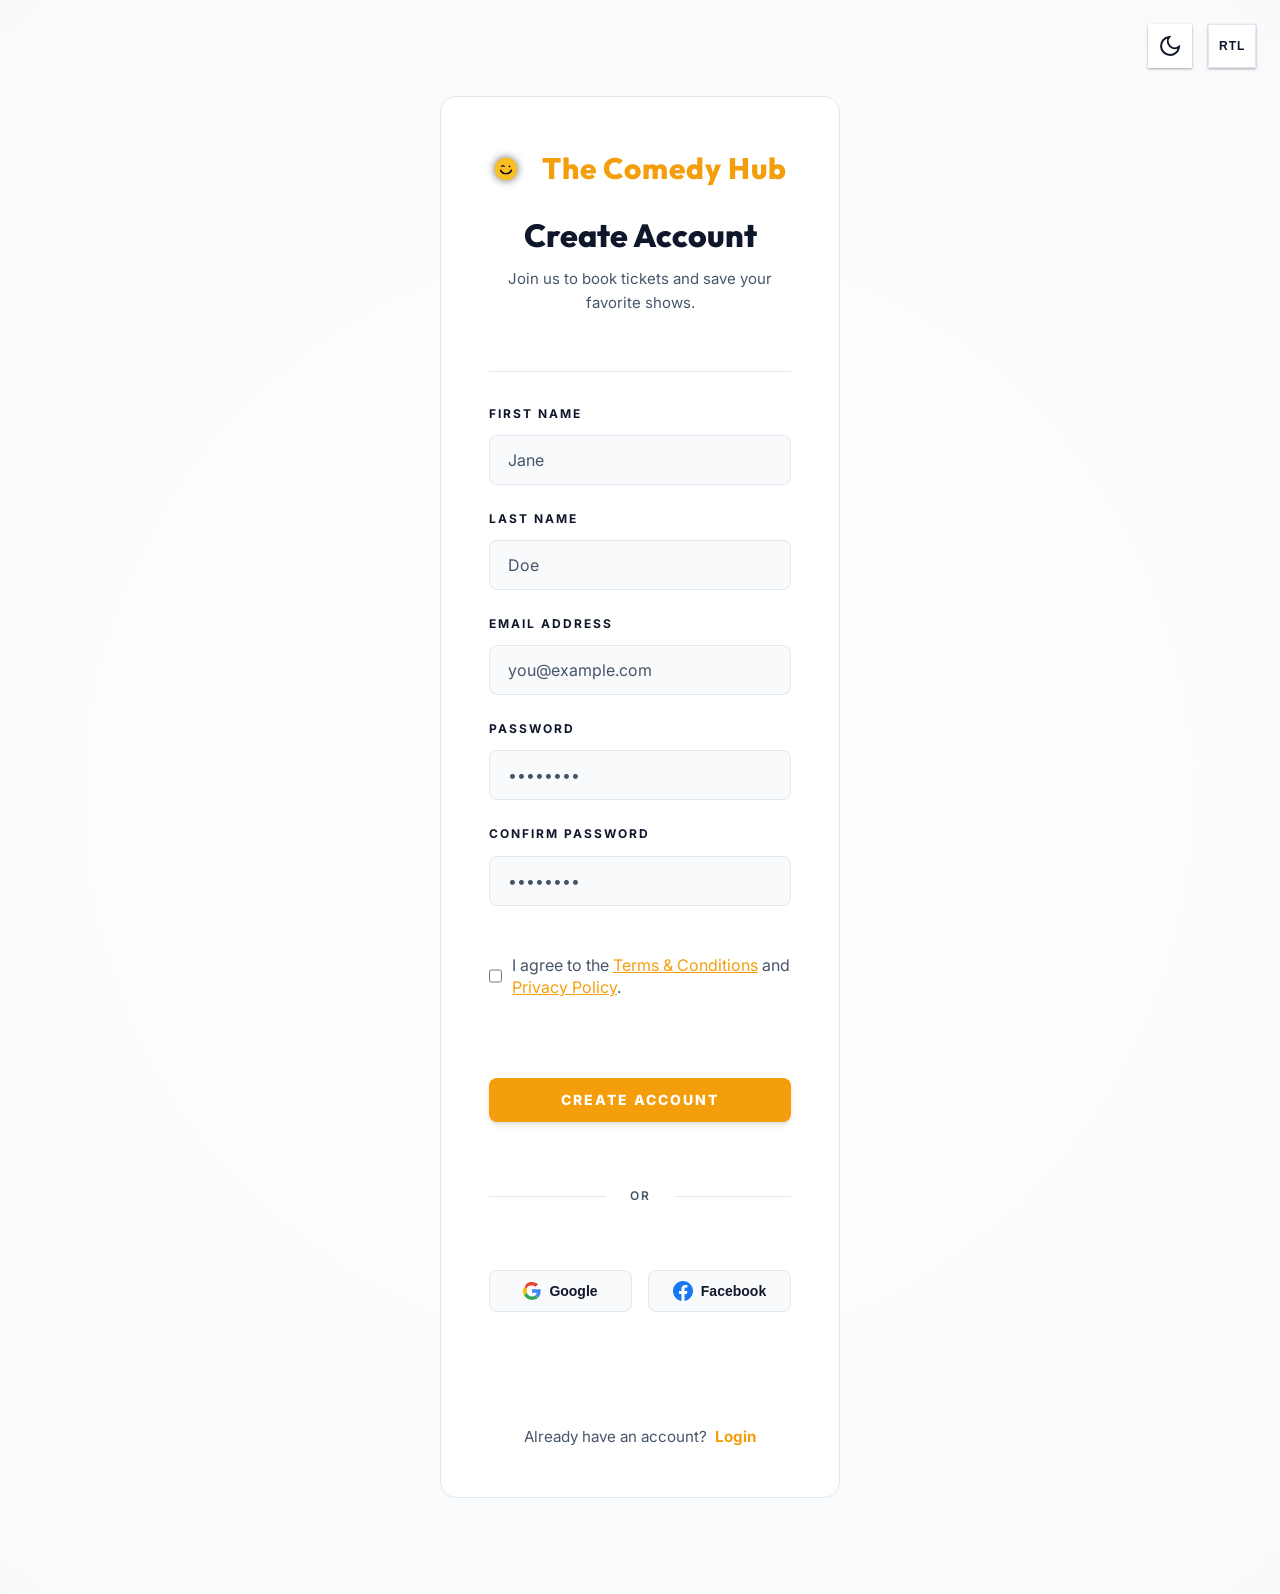
<file: signup.html>
<!DOCTYPE html>
<html lang="en" dir="ltr">
<head>
    <meta charset="UTF-8">
    <meta name="viewport" content="width=device-width, initial-scale=1.0">
    <title>Sign Up - The Comedy Hub</title>
    
        <link rel="icon" type="image/svg+xml" href="assets/logo/favicon-32x32.svg">
    <link rel="icon" type="image/svg+xml" sizes="16x16" href="assets/logo/favicon-16x16.svg">
    <link rel="icon" type="image/svg+xml" sizes="48x48" href="assets/logo/favicon-48x48.svg">
    <link href="https://fonts.googleapis.com/css2?family=Inter:wght@400;500;600&family=Outfit:wght@500;700;800&display=swap" rel="stylesheet">
    
    <link rel="stylesheet" href="assets/css/variables.css">
    <link rel="stylesheet" href="assets/css/style.css">
    <link rel="stylesheet" href="assets/css/components.css">
    <link rel="stylesheet" href="assets/css/rtl.css" media="all">
    
    <style>
        .auth-container {
            min-height: 100vh;
            display: flex;
            align-items: center;
            justify-content: center;
            padding: var(--space-8) var(--space-4);
            background: radial-gradient(circle at center, var(--bg-secondary), var(--bg-primary));
            position: relative;
        }
        
        .auth-card {
            width: 100%;
            max-width: 400px;
            background: var(--bg-secondary);
            border: 1px solid var(--border);
            border-radius: var(--radius-lg);
            padding: var(--space-6); 
            box-shadow: var(--shadow-xl);
            transition: all var(--transition-normal);
            animation: cardAppear 0.8s cubic-bezier(0.16, 1, 0.3, 1);
            position: relative;
            z-index: 10;
            margin: 2rem auto;
        }

        @keyframes cardAppear {
            from { opacity: 0; transform: translateY(40px) scale(0.98); }
            to { opacity: 1; transform: translateY(0) scale(1); }
        }

        .auth-card:hover {
            border-color: var(--accent);
            box-shadow: 0 40px 80px -15px rgba(0, 0, 0, 0.6), var(--shadow-neon-hover);
            transform: translateY(-5px);
        }

        .auth-header {
            text-align: center;
            margin-bottom: var(--space-4);
            border-bottom: 1px solid var(--border);
            padding-bottom: var(--space-4);
        }

        .auth-subtitle {
            color: var(--text-secondary);
            font-size: 0.9375rem;
            line-height: 1.6;
            margin-top: 0.75rem;
        }

        .form-group {
            margin-bottom: var(--space-3);
        }

        .form-label {
            color: var(--text-primary);
            font-weight: 700;
            font-size: 0.75rem; /* Slightly smaller for professional look */
            text-transform: uppercase;
            letter-spacing: 2px;
            margin-bottom: 0.75rem;
            display: block;
            opacity: 1;
        }

        .form-control {
            background: var(--bg-primary); /* Darker for high contrast */
            border: 1.5px solid var(--border);
            color: var(--text-primary);
            padding: 0.875rem 1.125rem;
            border-radius: var(--radius-md);
            font-size: 1rem;
            width: 100%;
            transition: all var(--transition-fast);
        }

        .form-control::placeholder {
            color: var(--text-secondary);
            opacity: 1;
        }

        .form-control:focus {
            border-color: var(--accent);
            box-shadow: 0 0 0 4px rgba(251, 191, 36, 0.15);
            outline: none;
            background: var(--bg-primary);
        }

        .auth-card .btn-primary {
            padding: 1.25rem;
            font-weight: 800;
            letter-spacing: 2px;
            text-transform: uppercase;
            margin-top: 2rem;
            width: 100%;
            border-radius: var(--radius-md);
            font-size: 0.875rem;
            box-shadow: var(--shadow-glow);
        }

        /* Stacked row for names as requested */
        .name-row {
            display: flex;
            flex-direction: column;
            gap: 0;
        }

        @media (max-width: 640px) {
            .name-row {
                grid-template-columns: 1fr;
                gap: 0;
            }
            .auth-card {
                padding: var(--space-8) var(--space-6);
            }
        }

        @media (max-width: 480px) {
            .name-row {
                grid-template-columns: 1fr;
            }
            .auth-card {
                padding: var(--space-6) var(--space-4);
            }
        }

        .social-divider {
            display: flex;
            align-items: center;
            margin: var(--space-8) 0;
            color: var(--text-secondary);
            font-weight: 600;
            font-size: 0.75rem;
            text-transform: uppercase;
            letter-spacing: 2px;
        }

        .social-divider::before, .social-divider::after {
            content: '';
            flex: 1;
            height: 1px;
            background: var(--border);
        }

        .social-divider::before { margin-right: 1.5rem; }
        .social-divider::after { margin-left: 1.5rem; }

        .social-buttons {
            display: flex;
            gap: var(--space-2);
        }

        .btn-social {
            flex: 1;
            background: var(--bg-primary);
            border: 1px solid var(--border);
            color: var(--text-primary);
            padding: 10px;
            border-radius: var(--radius-md);
            font-weight: 600;
            transition: all var(--transition-normal);
            display: flex;
            align-items: center;
            justify-content: center;
            font-size: 0.875rem;
            gap: 8px;
        }

        .btn-social:hover {
            background: var(--bg-secondary);
            border-color: var(--accent);
            transform: translateY(-2px);
            box-shadow: var(--shadow-md);
        }

        .btn-social:hover {
            background: rgba(255, 255, 255, 0.08);
            border-color: var(--accent);
            transform: translateY(-3px);
            box-shadow: 0 5px 15px rgba(0, 0, 0, 0.3);
        }

        .auth-footer {
            text-align: center;
            margin-top: var(--space-8);
            padding-top: var(--space-6);
            border-top: 1px solid rgba(255, 255, 255, 0.1);
            color: var(--text-secondary);
            font-size: 0.95rem;
        }

        .auth-footer a {
            color: var(--accent);
            font-weight: 700;
            margin-left: 4px;
        }

        .auth-footer a:hover {
            text-decoration: underline;
        }

        .auth-options {
            display: flex;
            justify-content: space-between;
            align-items: center;
            margin: var(--space-4) 0 var(--space-6);
            font-size: 0.875rem;
        }

        .checkbox-container {
            display: flex;
            align-items: center;
            gap: 10px;
            color: var(--text-secondary);
            cursor: pointer;
            transition: color var(--transition-fast);
            line-height: 1.4;
        }

        .checkbox-container:hover {
            color: var(--text-primary);
        }

        /* Auth Toggles Contrast */
        .auth-toggles .theme-toggle, 
        .auth-toggles .rtl-toggle {
            color: var(--text-primary) !important;
            border-color: var(--border) !important;
            background: var(--bg-secondary) !important;
            box-shadow: var(--shadow-sm);
        }

        .auth-toggles .theme-toggle:hover,
        .auth-toggles .rtl-toggle:hover {
            background: var(--accent) !important;
            color: #fff !important;
        }

        .auth-toggles .rtl-toggle.active {
            background: var(--accent) !important;
            color: #fff !important;
        }

        .checkbox-container input[type="checkbox"] {
            width: 18px;
            height: 18px;
            accent-color: var(--accent);
            cursor: pointer;
        }

        .form-feedback {
            font-size: 0.8125rem;
            color: #ff4d4d;
            margin-top: 6px;
            display: none;
            font-weight: 500;
        }

        .has-error .form-feedback { display: block; }
        .has-error .form-control { border-color: #ff4d4d; background: rgba(255, 77, 77, 0.05); }

        @media (max-width: 480px) {
            .auth-toggles {
                top: 0.75rem !important;
                right: 0.75rem !important;
                gap: 0.5rem !important;
            }
            .theme-toggle, .rtl-toggle {
                transform: scale(0.8);
            }
        }

        body.page-auth {
            padding-top: 0 !important;
        }
    </style>
</head>
<body class="page-auth">
    <!-- Floating Toggles (Replacing Header Actions) -->
    <div class="auth-toggles" style="position: fixed; top: 1.5rem; right: 1.5rem; display: flex; gap: var(--space-2); z-index: var(--z-max);">
        <button class="theme-toggle" aria-label="Toggle theme"></button>
        <button class="rtl-toggle" aria-label="Toggle RTL mode">RTL</button>
    </div>

    <main class="auth-container" style="padding: var(--space-8) var(--space-4);">
        <div class="auth-card">
            <div class="auth-header">
                <a href="index.html" class="auth-logo" style="display: flex; flex-direction: row; align-items: center; justify-content: center; text-decoration: none; gap: var(--space-3); margin-bottom: 1.5rem;">
                    <img src="assets/logo/logo-transparent.svg" alt="The Comedy Hub logo" class="logo-img" width="56" height="56">
                    <span style="font-family: var(--font-heading); font-size: clamp(1.25rem, 4vw, 1.85rem); font-weight: 800; color: var(--accent); letter-spacing: 1px; white-space: nowrap;">The Comedy Hub</span>
                </a>
                <h1 style="font-size: 2rem; color: var(--text-primary); margin-bottom: 0.5rem; font-family: var(--font-heading); font-weight: 800;">Create Account</h1>
                <p class="auth-subtitle">Join us to book tickets and save your favorite shows.</p>
            </div>

            <form id="signup-form" novalidate>
                <div class="name-row">
                    <div class="form-group" id="first-name-group">
                        <label class="form-label" for="signup-first-name">First Name</label>
                        <input type="text" id="signup-first-name" class="form-control" required placeholder="Jane" autocomplete="given-name">
                        <span class="form-feedback">Please enter your first name.</span>
                    </div>

                    <div class="form-group" id="last-name-group">
                        <label class="form-label" for="signup-last-name">Last Name</label>
                        <input type="text" id="signup-last-name" class="form-control" required placeholder="Doe" autocomplete="family-name">
                        <span class="form-feedback">Please enter your last name.</span>
                    </div>
                </div>

                <div class="form-group" id="email-group">
                    <label class="form-label" for="signup-email">Email Address</label>
                    <input type="email" id="signup-email" class="form-control" required placeholder="you@example.com" autocomplete="email">
                    <span class="form-feedback">Please enter a valid email address.</span>
                </div>

                <div class="form-group" id="password-group">
                    <label class="form-label" for="signup-password">Password</label>
                    <input type="password" id="signup-password" class="form-control" required placeholder="••••••••" autocomplete="new-password">
                    <span class="form-feedback">Password must be at least 8 characters long.</span>
                </div>

                <div class="form-group" id="confirm-password-group">
                    <label class="form-label" for="signup-confirm-password">Confirm Password</label>
                    <input type="password" id="signup-confirm-password" class="form-control" required placeholder="••••••••" autocomplete="new-password">
                    <span class="form-feedback" id="confirm-feedback">Passwords do not match.</span>
                </div>

                <div class="form-group" id="terms-group" style="margin: var(--space-6) 0;">
                    <label class="checkbox-container">
                        <input type="checkbox" id="signup-terms" required>
                        <span>I agree to the <a href="#" style="color: var(--accent); text-decoration: underline;">Terms & Conditions</a> and <a href="#" style="color: var(--accent); text-decoration: underline;">Privacy Policy</a>.</span>
                    </label>
                    <span class="form-feedback" id="terms-feedback">You must agree to continue.</span>
                </div>

                <button type="submit" class="btn btn-primary" id="signup-submit" style="width: 100%;">Create Account</button>
            </form>

            <div class="social-divider">OR</div>

            <div class="social-buttons">
                <button class="btn-social" type="button">
                    <svg width="18" height="18" viewBox="0 0 18 18">
                        <path fill="#4285F4" d="M17.64 9.2c0-.63-.06-1.25-.16-1.84H9v3.49h4.84c-.21 1.12-.84 2.07-1.79 2.7l2.9 2.25c1.7-1.57 2.69-3.88 2.69-6.6z"/>
                        <path fill="#34A853" d="M9 18c2.43 0 4.47-.8 5.96-2.18l-2.9-2.25c-.8.54-1.83.86-3.06.86-2.35 0-4.34-1.58-5.05-3.71L.93 13.04C2.42 16 5.46 18 9 18z"/>
                        <path fill="#FBBC05" d="M3.95 10.72c-.18-.54-.28-1.12-.28-1.72s.1-1.18.28-1.72L.93 4.96C.34 6.13 0 7.53 0 9s.34 2.87.93 4.04l3.02-2.32z"/>
                        <path fill="#EA4335" d="M9 3.58c1.32 0 2.5.45 3.44 1.35l2.58-2.58C13.46.89 11.43 0 9 0 5.46 0 2.42 2 1.93 4.96L3.02 7.28c.71-2.13 2.7-3.7 5.05-3.7z"/>
                    </svg>
                    Google
                </button>
                <button class="btn-social" type="button">
                    <svg width="20" height="20" viewBox="0 0 24 24" fill="#1877F2">
                        <path d="M24 12.073c0-6.627-5.373-12-12-12s-12 5.373-12 12c0 5.99 4.388 10.954 10.125 11.854v-8.385H7.078v-3.47h3.047V9.43c0-3.007 1.792-4.669 4.533-4.669 1.312 0 2.686.235 2.686.235v2.953H15.83c-1.491 0-1.956.925-1.956 1.874v2.25h3.328l-.532 3.47h-2.796v8.385C19.612 23.027 24 18.062 24 12.073z"/>
                    </svg>
                    Facebook
                </button>
            </div>

            <div class="auth-footer">
                Already have an account? <a href="login.html">Login</a>
            </div>
        </div>
    </main>

    <script src="assets/js/main.js"></script>
    <script>
        document.addEventListener('DOMContentLoaded', () => {
            const form = document.getElementById('signup-form');
            const firstNameInput = document.getElementById('signup-first-name');
            const lastNameInput = document.getElementById('signup-last-name');
            const emailInput = document.getElementById('signup-email');
            const passwordInput = document.getElementById('signup-password');
            const confirmPasswordInput = document.getElementById('signup-confirm-password');
            const termsCheckbox = document.getElementById('signup-terms');
            const submitBtn = document.getElementById('signup-submit');

            // Reset validation states on input
            const inputs = [firstNameInput, lastNameInput, emailInput, passwordInput, confirmPasswordInput, termsCheckbox];
            inputs.forEach(input => {
                input.addEventListener('input', () => {
                    if(input.type === 'checkbox') {
                        input.closest('.form-group').classList.remove('has-error');
                    } else {
                        input.parentElement.classList.remove('has-error');
                        input.parentElement.classList.remove('has-success');
                    }
                });
            });

            form.addEventListener('submit', (e) => {
                e.preventDefault();
                let isValid = true;

                // Terms validation
                if (!termsCheckbox.checked) {
                    termsCheckbox.closest('.form-group').classList.add('has-error');
                    isValid = false;
                }

                // First Name validation
                if (!firstNameInput.value.trim()) {
                    firstNameInput.parentElement.classList.add('has-error');
                    isValid = false;
                } else {
                    firstNameInput.parentElement.classList.add('has-success');
                }

                // Last Name validation
                if (!lastNameInput.value.trim()) {
                    lastNameInput.parentElement.classList.add('has-error');
                    isValid = false;
                } else {
                    lastNameInput.parentElement.classList.add('has-success');
                }
                
                // Email validation
                const emailPattern = /^[^\\s@]+@[^\\s@]+\\.[^\\s@]+$/;
                if (!emailInput.value.trim() || !emailPattern.test(emailInput.value)) {
                    emailInput.parentElement.classList.add('has-error');
                    isValid = false;
                } else {
                    emailInput.parentElement.classList.add('has-success');
                }

                // Password strength validation (minimum 8 characters)
                if (!passwordInput.value || passwordInput.value.length < 8) {
                    passwordInput.parentElement.classList.add('has-error');
                    isValid = false;
                } else {
                    passwordInput.parentElement.classList.add('has-success');
                }

                // Password match validation
                if (!confirmPasswordInput.value || confirmPasswordInput.value !== passwordInput.value) {
                    confirmPasswordInput.parentElement.classList.add('has-error');
                    isValid = false;
                } else if (confirmPasswordInput.value.length >= 8) {
                    confirmPasswordInput.parentElement.classList.add('has-success');
                }

                if (isValid) {
                    const originalText = submitBtn.textContent;
                    submitBtn.textContent = 'Creating Account...';
                    submitBtn.disabled = true;

                    // Simulate API call
                    setTimeout(() => {
                        submitBtn.textContent = 'Success!';
                        submitBtn.style.backgroundColor = 'var(--success)';
                        submitBtn.style.borderColor = 'var(--success)';
                        submitBtn.style.color = '#fff';
                        
                        // Fake redirect to login
                        setTimeout(() => {
                            window.location.href = 'login.html';
                        }, 1000);
                    }, 1200);
                }
            });
        });
    </script>
</body>
</html>
</file>
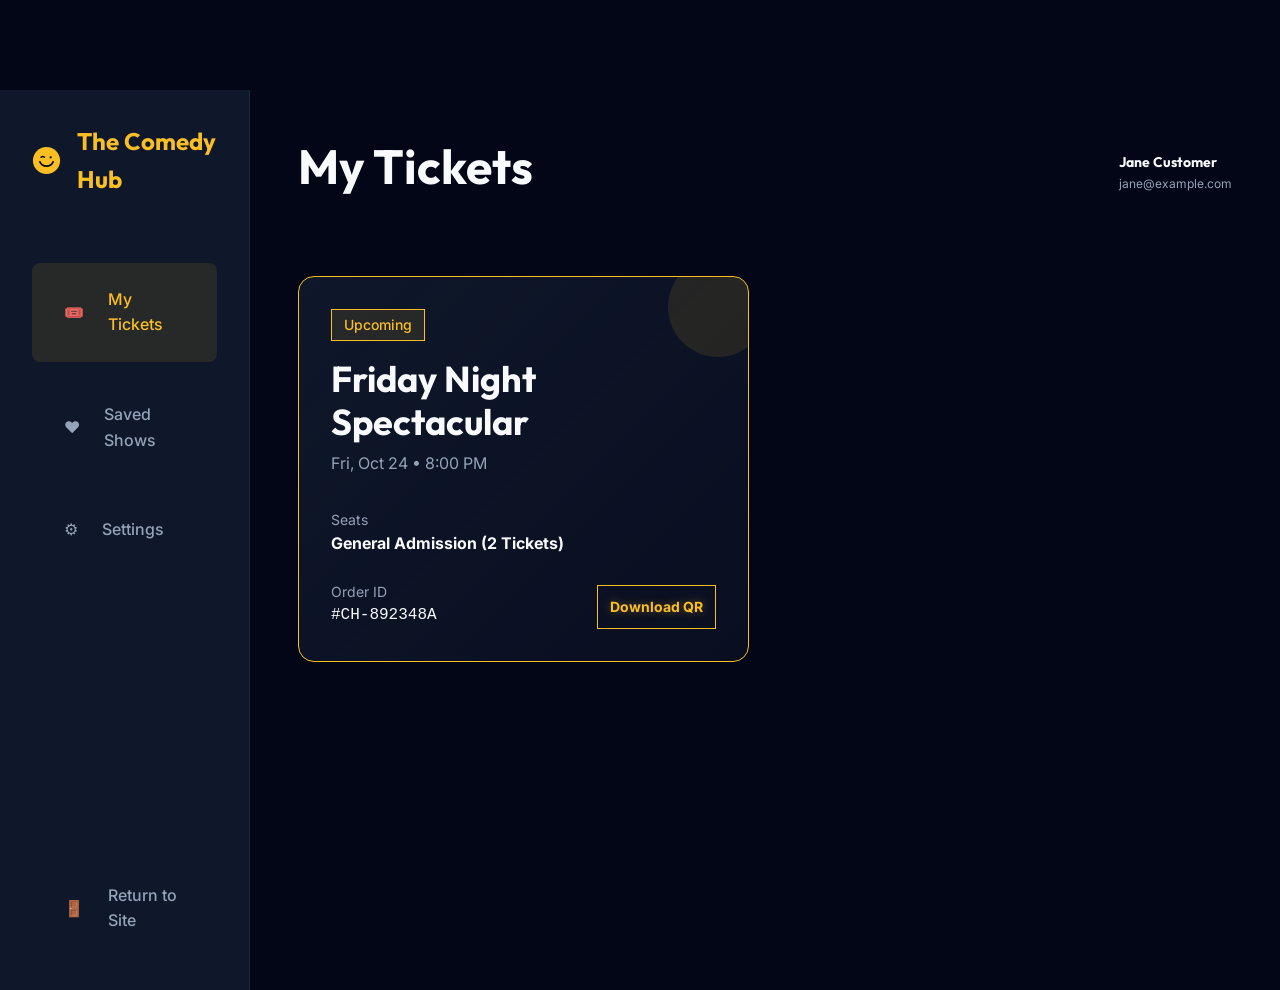
<file: dashboard/user.html>
<!DOCTYPE html>
<html lang="en" dir="ltr" data-theme="dark">
<head>
    <meta charset="UTF-8">
    <meta name="viewport" content="width=device-width, initial-scale=1.0">
    <title>User Dashboard - The Comedy Hub</title>
    
    <link href="https://fonts.googleapis.com/css2?family=Inter:wght@400;500;600&family=Outfit:wght@500;700;800&display=swap" rel="stylesheet">
    
    <link rel="stylesheet" href="../assets/css/variables.css">
    <link rel="stylesheet" href="../assets/css/style.css">
    <link rel="stylesheet" href="../assets/css/components.css">
    <link rel="stylesheet" href="../assets/css/rtl.css" media="all">
    
    <style>
        body { background-color: var(--bg-primary); }

        .dashboard-layout {
            display: flex;
            min-height: 100vh;
        }

        /* Sidebar */
        .sidebar {
            width: 250px;
            background-color: var(--bg-secondary);
            border-right: 1px solid var(--border);
            display: flex;
            flex-direction: column;
            padding: var(--space-4);
            position: sticky;
            top: 0; height: 100vh;
        }

        .sidebar-brand {
            font-family: var(--font-heading);
            font-size: 1.5rem;
            color: var(--accent);
            text-decoration: none;
            display: flex;
            align-items: center;
            gap: var(--space-2);
            margin-bottom: var(--space-8);
            font-weight: 700;
        }

        .sidebar-menu {
            display: flex;
            flex-direction: column;
            gap: var(--space-2);
            flex: 1;
        }

        .sidebar-link {
            color: var(--text-secondary);
            text-decoration: none;
            padding: var(--space-3) var(--space-4);
            border-radius: var(--radius-md);
            transition: all var(--transition-fast);
            display: flex;
            align-items: center;
            gap: var(--space-3);
            font-weight: 500;
        }

        .sidebar-link:hover, .sidebar-link.active {
            background-color: rgba(251, 191, 36, 0.1);
            color: var(--accent);
        }

        /* Main Content */
        .main-content {
            flex: 1;
            padding: var(--space-6);
            overflow-y: auto;
        }

        .top-bar {
            display: flex;
            justify-content: space-between;
            align-items: center;
            margin-bottom: var(--space-8);
        }

        .user-profile {
            display: flex;
            align-items: center;
            gap: var(--space-3);
        }

        .user-profile img {
            width: 50px; height: 50px; border-radius: 50%; object-fit: cover;
            border: 2px solid var(--accent);
        }

        .my-tickets-grid {
            display: grid;
            grid-template-columns: repeat(auto-fill, minmax(300px, 1fr));
            gap: var(--space-4);
            margin-bottom: var(--space-8);
        }

        .ticket-card {
            background: linear-gradient(135deg, var(--bg-secondary), rgba(15,23,42,0.5));
            border: 1px solid var(--accent);
            border-radius: var(--radius-lg);
            padding: var(--space-4);
            position: relative;
            overflow: hidden;
        }
        
        .ticket-card::before {
            content: '';
            position: absolute;
            top: -20px; right: -20px;
            width: 100px; height: 100px;
            background-color: rgba(251, 191, 36, 0.1);
            border-radius: 50%;
        }

        /* Settings Form */
        .settings-card {
            background-color: var(--bg-secondary);
            border: 1px solid var(--border);
            padding: var(--space-6);
            border-radius: var(--radius-lg);
            max-width: 600px;
        }

        /* Mobile Sidebar Toggle */
        .mobile-toggle {
            display: none;
            background: none; border: none; color: var(--text-primary); cursor: pointer;
        }

        @media (max-width: 768px) {
            .sidebar {
                position: fixed;
                left: -250px;
                z-index: var(--z-drawer);
                transition: left var(--transition-normal);
            }
            .sidebar.active { left: 0; }
            .mobile-toggle { display: block; }
        }
    </style>
</head>
<body>
    <div class="dashboard-layout">
        <!-- Sidebar -->
        <aside class="sidebar" id="sidebar">
            <a href="../index.html" class="sidebar-brand">
                <img src="../assets/logo/logo-transparent.svg" alt="Comedy Hub Logo" style="width: 1.2em; height: 1.2em;">
                The Comedy Hub
            </a>

            <nav class="sidebar-menu">
                <a href="#" class="sidebar-link active" onclick="showTab('tickets', this); return false;"><span>🎟️</span> My Tickets</a>
                <a href="#" class="sidebar-link" onclick="showTab('saved', this); return false;"><span>❤️</span> Saved Shows</a>
                <a href="#" class="sidebar-link" onclick="showTab('settings', this); return false;"><span>⚙️</span> Settings</a>
            </nav>

            <a href="../index.html" class="sidebar-link" style="margin-top: auto;"><span>🚪</span> Return to Site</a>
        </aside>

        <!-- Main Content -->
        <main class="main-content">
            <div class="top-bar">
                <div style="display: flex; align-items: center; gap: var(--space-4);">
                    <button class="mobile-toggle" id="sidebar-toggle" aria-label="Toggle Menu">
                        <img src="../assets/logo/logo-transparent.svg" alt="Comedy Hub Logo" style="width: 1.2em; height: 1.2em;">
                    </button>
                    <h2 id="page-title">My Tickets</h2>
                </div>
                
                <div class="user-profile">
                    <div>
                        <h4 style="margin: 0; font-size: 0.875rem;">Jane Customer</h4>
                        <span style="font-size: 0.75rem; color: var(--text-secondary);">jane@example.com</span>
                    </div>
                </div>
            </div>

            <!-- Tab Content: Tickets -->
            <div id="tab-tickets" class="tab-content" style="display: block;">
                <div class="my-tickets-grid">
                    <div class="ticket-card">
                        <span class="tag">Upcoming</span>
                        <h3 style="margin-bottom: var(--space-1);">Friday Night Spectacular</h3>
                        <p style="color: var(--text-secondary); margin-bottom: var(--space-4);">Fri, Oct 24 • 8:00 PM</p>
                        
                        <div style="margin-bottom: var(--space-3);">
                            <div style="font-size: 0.875rem; color: var(--text-secondary);">Seats</div>
                            <div style="font-weight: bold;">General Admission (2 Tickets)</div>
                        </div>
                        
                        <div style="display: flex; justify-content: space-between; align-items: flex-end;">
                            <div>
                                <div style="font-size: 0.875rem; color: var(--text-secondary);">Order ID</div>
                                <div style="font-family: monospace;">#CH-892348A</div>
                            </div>
                            <button class="btn btn-outline" style="padding: 0.25rem 0.75rem; font-size: 0.875rem;">Download QR</button>
                        </div>
                    </div>
                </div>
            </div>

            <!-- Tab Content: Saved -->
            <div id="tab-saved" class="tab-content" style="display: none;">
                <p>You haven't saved any upcoming shows to your watchlist yet.</p>
                <a href="../shows.html" class="btn btn-primary" style="margin-top: var(--space-3);">Browse Shows</a>
            </div>

            <!-- Tab Content: Settings -->
            <div id="tab-settings" class="tab-content" style="display: none;">
                <div class="settings-card">
                    <h3 style="margin-bottom: var(--space-4);">Profile Details</h3>
                    <form>
                        <div style="display: flex; gap: var(--space-3); flex-wrap: wrap;">
                            <div class="form-group" style="flex: 1; min-width: 200px;">
                                <label class="form-label">First Name</label>
                                <input type="text" class="form-control" value="Jane">
                            </div>
                            <div class="form-group" style="flex: 1; min-width: 200px;">
                                <label class="form-label">Last Name</label>
                                <input type="text" class="form-control" value="Customer">
                            </div>
                        </div>
                        <div class="form-group">
                            <label class="form-label">Email Address</label>
                            <input type="email" class="form-control" value="jane@example.com" readonly style="opacity: 0.7;">
                        </div>
                        <div class="form-group" style="margin-top: var(--space-4);">
                            <label class="form-label">Change Password</label>
                            <input type="password" class="form-control" placeholder="New Password" style="margin-bottom: var(--space-2);">
                            <input type="password" class="form-control" placeholder="Confirm New Password">
                        </div>
                        <button type="button" class="btn btn-primary" style="margin-top: var(--space-4);">Save Changes</button>
                    </form>
                </div>
            </div>
        </main>
    </div>

    <!-- Script for Tabs and Sidebar -->
    <script>
        function showTab(tabId, element) {
            // Update Active Link
            document.querySelectorAll('.sidebar-link').forEach(link => link.classList.remove('active'));
            element.classList.add('active');

            // Hide All Tabs
            document.querySelectorAll('.tab-content').forEach(tab => tab.style.display = 'none');
            
            // Show Target Tab
            document.getElementById('tab-' + tabId).style.display = 'block';

            // Update Title
            const texts = {
                'tickets': 'My Tickets',
                'saved': 'Saved Shows',
                'settings': 'Account Settings'
            };
            document.getElementById('page-title').textContent = texts[tabId];

            // Close sidebar on mobile after click
            if(window.innerWidth <= 768) {
                document.getElementById('sidebar').classList.remove('active');
            }
        }

        document.addEventListener('DOMContentLoaded', () => {
            const sidebar = document.getElementById('sidebar');
            const toggleBtn = document.getElementById('sidebar-toggle');
            
            if(toggleBtn) {
                toggleBtn.addEventListener('click', () => {
                    sidebar.classList.toggle('active');
                });
            }

            document.addEventListener('click', (e) => {
                if (window.innerWidth <= 768 && !sidebar.contains(e.target) && !toggleBtn.contains(e.target)) {
                    sidebar.classList.remove('active');
                }
            });
        });
    </script>
</body>
</html>
</file>
<file: assets/css/variables.css>
:root {
  /* Colors - Light Theme */
  --bg-primary-light: #f8fafc;
  --bg-secondary-light: #ffffff;
  --text-primary-light: #0f172a;
  --text-secondary-light: #475569;
  --accent-light: #f59e0b; /* Electric Amber */
  --accent-hover-light: #d97706;
  --border-light: #e2e8f0;

  /* Colors - Dark Theme (Default) */
  --bg-primary-dark: #020617; /* Deep almost-black blue */
  --bg-secondary-dark: #0f172a;
  --text-primary-dark: #f8fafc;
  --text-secondary-dark: #94a3b8;
  --accent-dark: #fbbf24; /* Neon Gold */
  --accent-hover-dark: #fcd34d;
  --border-dark: #1e293b;

  /* System Colors */
  --success: #22c55e;
  --error: #ef4444;
  --warning: #f59e0b;
  --info: #3b82f6;

  /* Typography */
  --font-primary: 'Inter', system-ui, -apple-system, sans-serif;
  --font-heading: 'Outfit', system-ui, -apple-system, sans-serif;
  
  /* Baseline Grid & Spacing (8px system) */
  --space-1: 0.5rem;    /* 8px   */
  --space-2: 1rem;      /* 16px  */
  --space-3: 1.5rem;    /* 24px  */
  --space-4: 2rem;      /* 32px  */
  --space-6: 3rem;      /* 48px  */
  --space-8: 4rem;      /* 64px  */
  --space-12: 6rem;     /* 96px  */
  --space-16: 8rem;     /* 128px */
  
  /* Border Radius */
  --radius-sm: 4px;
  --radius-md: 8px;
  --radius-lg: 16px;
  --radius-full: 9999px;

  /* Shadows (Glassmorphism & Neon) */
  --shadow-sm: 0 1px 3px rgba(0, 0, 0, 0.12), 0 1px 2px rgba(0, 0, 0, 0.24);
  --shadow-md: 0 4px 6px -1px rgba(0, 0, 0, 0.1), 0 2px 4px -1px rgba(0, 0, 0, 0.06);
  --shadow-lg: 0 10px 25px -5px rgba(0, 0, 0, 0.3), 0 8px 10px -6px rgba(0, 0, 0, 0.3);
  --shadow-neon: 0 0 10px rgba(251, 191, 36, 0.3), 0 0 20px rgba(251, 191, 36, 0.1), 0 4px 15px rgba(0, 0, 0, 0.5);
  --shadow-neon-hover: 0 0 15px rgba(251, 191, 36, 0.5), 0 0 30px rgba(251, 191, 36, 0.3), 0 8px 30px rgba(0, 0, 0, 0.6);

  /* Transitions */
  --transition-fast: 150ms cubic-bezier(0.4, 0, 0.2, 1);
  --transition-normal: 300ms cubic-bezier(0.4, 0, 0.2, 1);
  --transition-slow: 500ms cubic-bezier(0.4, 0, 0.2, 1);

  /* Headers / Navbar Heights */
  --navbar-height: 90px;

  /* Z-index */
  --z-negative: -1;
  --z-normal: 1;
  --z-sticky: 100;
  --z-drawer: 200;
  --z-modal: 300;
  --z-tooltip: 400;
  --z-max: 9999;
  
  --container-padding: var(--space-4);
}

@media (max-width: 1024px) {
  :root {
    --container-padding: var(--space-2);
  }
}

/* Base Theme Assignment (Mobile-First Default: Dark Mode) */
:root {
  --bg-primary: var(--bg-primary-dark);
  --bg-secondary: var(--bg-secondary-dark);
  --text-primary: var(--text-primary-dark);
  --text-secondary: var(--text-secondary-dark);
  --accent: var(--accent-dark);
  --accent-hover: var(--accent-hover-dark);
  --border: var(--border-dark);
  --shadow-glow: var(--shadow-neon);
  --shadow-glow-hover: var(--shadow-neon-hover);
}

/* Light Theme Overrides */
[data-theme="light"] {
  --bg-primary: var(--bg-primary-light);
  --bg-secondary: var(--bg-secondary-light);
  --text-primary: var(--text-primary-light);
  --text-secondary: var(--text-secondary-light);
  --accent: var(--accent-light);
  --accent-hover: var(--accent-hover-light);
  --border: var(--border-light);
  --shadow-glow: var(--shadow-md);
  --shadow-glow-hover: var(--shadow-lg);
}
</file>
<file: assets/css/components.css>
/* Buttons */
.btn {
  display: inline-flex;
  align-items: center;
  justify-content: center;
  padding: 0 1.25rem; /* Reduced horizontal padding slightly and removed vertical for fixed height consistency */
  font-family: var(--font-primary);
  font-weight: 600;
  font-size: 0.9375rem; /* Slightly smaller font for navbar buttons */
  border-radius: 0;
  border: 1px solid transparent;
  cursor: pointer;
  transition: all var(--transition-fast);
  text-decoration: none;
  min-height: 44px;
  height: 44px; /* Fixed height for navbar consistency */
  line-height: 1;
  white-space: nowrap; /* Prevent "SIGN UP" wrapping */
  min-width: 110px; /* NEW: Ensuring Login/Signup buttons have the same size */
}

.btn-primary {
  background-color: var(--accent);
  color: #fff;
  box-shadow: var(--shadow-glow);
}

.btn-primary:hover {
  background-color: var(--accent-hover);
  box-shadow: var(--shadow-glow-hover);
  transform: translateY(-2px);
  color: #fff;
}

.btn-outline {
  background-color: transparent;
  color: var(--accent);
  border-color: var(--accent);
  font-weight: 700;
  text-shadow: 0 0 10px rgba(251, 191, 36, 0.4);
}

.btn-outline:hover {
  background-color: var(--accent);
  color: #fff;
  box-shadow: var(--shadow-glow);
}

.btn-ghost {
  background-color: transparent;
  color: var(--text-primary);
}

.btn-ghost:hover {
  background-color: var(--bg-secondary);
}

/* Cards (Glassmorphism & Neon) */
.card {
  background-color: rgba(15, 23, 42, 0.7);
  border: 1px solid var(--border);
  border-radius: 0;
  backdrop-filter: blur(10px);
  padding: var(--space-4);
  transition: transform var(--transition-normal), box-shadow var(--transition-normal);
  color: var(--text-primary);
  display: flex;
  flex-direction: column;
}

[data-theme="light"] .card {
  background-color: rgba(255, 255, 255, 0.8);
}

.card:hover {
  transform: translateY(-5px);
  box-shadow: var(--shadow-glow);
  border-color: var(--accent);
}

.card-img-top {
  width: 100%;
  height: 250px;
  object-fit: cover;
  border-radius: 0;
  margin-bottom: var(--space-3);
}

.card-title {
  margin-bottom: var(--space-1);
}

.card-text {
  color: var(--text-secondary);
  flex-grow: 1;
}

/* Forms */
.form-group {
  margin-bottom: var(--space-3);
  display: flex;
  flex-direction: column;
}

.form-label {
  font-weight: 500;
  margin-bottom: var(--space-1);
  color: var(--text-primary);
}

.form-control {
  font-family: var(--font-primary);
  font-size: 1rem;
  padding: 0.75rem 1rem;
  border-radius: var(--radius-md);
  border: 1px solid var(--border);
  background-color: var(--bg-secondary);
  color: var(--text-primary);
  min-height: 44px;
  transition: border-color var(--transition-fast), box-shadow var(--transition-fast);
}

.form-control:focus {
  outline: none;
  border-color: var(--accent);
  box-shadow: 0 0 0 2px rgba(251, 191, 36, 0.2); /* Focus ring */
}

/* Validation Feedback */
.form-feedback {
  font-size: 0.875rem;
  margin-top: var(--space-1);
  display: none;
}
.form-group.has-error .form-control { border-color: var(--error); }
.form-group.has-error .form-feedback { color: var(--error); display: block; }
.form-group.has-success .form-control { border-color: var(--success); }

/* Skeleton Loaders */
.skeleton {
  background: linear-gradient(90deg, var(--bg-secondary) 25%, var(--border) 50%, var(--bg-secondary) 75%);
  background-size: 200% 100%;
  animation: loading 1.5s infinite;
  border-radius: var(--radius-md);
}

@keyframes loading {
  0% { background-position: 200% 0; }
  100% { background-position: -200% 0; }
}

/* Navbar / Header */
.header {
  height: var(--navbar-height);
  background-color: rgba(2, 6, 23, 0.9);
  backdrop-filter: blur(12px);
  border-bottom: 1px solid var(--border);
  position: fixed;
  top: 0;
  left: 0;
  width: 100%;
  z-index: var(--z-sticky);
  display: flex;
  align-items: center;
}

[data-theme="light"] .header {
  background-color: rgba(248, 250, 252, 0.9);
}

.navbar {
  display: grid;
  grid-template-columns: 1fr auto 1fr;
  column-gap: var(--space-2); /* Reduced for better horizontal fit */
  align-items: center;
  width: 100%;
}
@media (max-width: 1100px) {
  .navbar {
    display: flex;
    justify-content: space-between;
  }
}

.nav-brand {
  font-family: var(--font-heading);
  font-size: 1.5rem; /* Downsized to medium size for better fit */
  font-weight: 800;
  color: var(--accent);
  text-decoration: none;
  display: flex !important;
  flex-direction: row;
  align-items: center;
  gap: var(--space-2);
  letter-spacing: -0.5px;
  white-space: nowrap !important;
  flex-shrink: 0;
  justify-self: start;
}

@media (max-width: 480px) {
  .nav-brand {
    font-size: 1rem;
    gap: 0.35rem;
  }
  
  .logo-img {
    width: 1.25rem;
    height: 1.25rem;
  }
  
  .nav-actions {
    gap: 0.25rem;
  }
}

.logo-img {
  width: 1.5rem; /* Matches 1.5rem text for medium scale */
  height: 1.5rem;
  display: block;
  flex-shrink: 0;
  filter: drop-shadow(0 0 4px rgba(0, 0, 0, 0.6)); /* Black highlight for Light Mode */
  transition: transform var(--transition-fast);
}

[data-theme="dark"] .logo-img {
  filter: drop-shadow(0 0 5px rgba(255, 255, 255, 0.9)); /* White highlight for Dark Mode */
}

.nav-menu {
  display: flex;
  gap: clamp(0.5rem, 1.5vw, var(--space-2)); /* Reduced gap for better fit */
  align-items: center;
  justify-content: center;
}

.nav-item {
  position: relative;
}

.nav-link {
  color: var(--text-primary);
  font-weight: 500;
  font-size: 1rem;
  padding: 0.5rem;
  display: block;
  white-space: nowrap;
  transition: color var(--transition-fast);
}

.nav-link::after {
  content: '';
  position: absolute;
  width: 0;
  height: 2px;
  bottom: 0;
  left: 0;
  background-color: var(--accent);
  transition: width var(--transition-fast);
}

.nav-link:hover, .nav-link.active {
  color: var(--accent);
}

.nav-link:hover::after, .nav-link.active::after {
  width: 100%;
}

.nav-link.dropdown-toggle {
    display: flex;
    align-items: center;
}

/* Dropdown Logic and Caret Indicator Removed */

/* Dropdown Logic Removed */

.nav-actions {
  display: flex;
  align-items: center;
  gap: var(--space-2);
  flex-shrink: 0;
  justify-self: end;
  flex-wrap: nowrap;
}

@media (max-width: 380px) {
  .nav-actions {
    gap: 0.25rem;
  }
}

/* Hamburger Menu & Theme Toggle */
.theme-toggle {
  background: none;
  border: none;
  color: var(--text-primary);
  font-size: 1.25rem;
  cursor: pointer;
  padding: 0.5rem;
  min-height: 44px;
  min-width: 44px;
  display: flex;
  align-items: center;
  justify-content: center;
}

.hamburger {
  display: none;
  background: none;
  border: none;
  cursor: pointer;
  flex-direction: column;
  gap: 6px;
  padding: 0.5rem;
  min-height: 44px;
  min-width: 44px;
  align-items: center;
  justify-content: center;
}

.hamburger span {
  display: block;
  width: 28px;
  height: 2px;
  background-color: var(--text-primary);
  transition: all var(--transition-fast);
}

/* Mobile & Tablet Breakpoints (<1100px) */
@media (max-width: 1100px) {
  .hamburger {
    display: flex; /* only visible below 1024px */
  }

  .nav-menu {
    position: fixed;
    top: var(--navbar-height);
    left: -100%;
    width: 280px; /* Slightly wider for better text fit */
    height: calc(100vh - var(--navbar-height));
    background-color: var(--bg-secondary); /* Use secondary for better depth on mobile drawer */
    border-right: 1px solid var(--border);
    display: flex !important;
    flex-direction: column !important;
    padding: var(--space-4) !important;
    gap: var(--space-1) !important;
    transition: left var(--transition-normal);
    overflow-y: auto;
    box-shadow: var(--shadow-lg);
    z-index: var(--z-drawer);
    align-items: stretch !important;
    justify-content: flex-start !important;
  }

  .nav-item {
    width: 100% !important;
    display: block !important;
    border-bottom: 1px solid rgba(255, 255, 255, 0.05); /* Subtle separator */
  }

  .nav-link {
    display: flex !important;
    align-items: center;
    width: 100% !important;
    padding: var(--space-3) 0 !important;
    font-size: 1.125rem;
    font-weight: 600;
    justify-content: flex-start !important;
    text-align: left !important;
  }
  
  .nav-link::after {
    display: none; /* Hide desktop underline effect on mobile */
  }

  .nav-menu.active {
    left: 0;
  }

  /* Hamburger Animation */
  .hamburger.active span:nth-child(1) {
    transform: translateY(8px) rotate(45deg);
  }
  .hamburger.active span:nth-child(2) {
    opacity: 0;
  }
  .hamburger.active span:nth-child(3) {
    transform: translateY(-8px) rotate(-45deg);
  }

  /* Ensure nav actions flex nicely */
  .nav-actions {
    flex-shrink: 0;
  }
}

/* Footer Base */
.footer {
  background-color: var(--bg-secondary);
  padding: var(--space-12) 0 var(--space-4);
  border-top: 1px solid var(--border);
}

/* Tag (shows categories) */
.tag {
  display: inline-block;
  padding: 0.25rem 0.75rem;
  background-color: rgba(251, 191, 36, 0.1);
  color: var(--accent);
  border: 1px solid var(--accent);
  border-radius: 0;
  font-size: 0.875rem;
  font-weight: 500;
  margin-bottom: var(--space-2);
  text-align: center;
  align-self: center;
  width: fit-content;
}

@media (max-width: 1100px) {
  .desktop-only { display: none !important; }
}

.mobile-only { display: none !important; }
@media (max-width: 1100px) { .mobile-only { display: block !important; } }

/* Footer Links */
.footer-link {
  color: var(--text-secondary);
  text-decoration: none;
  transition: color var(--transition-fast);
  word-break: break-all;
  overflow-wrap: anywhere;
}

.footer-link:hover {
  color: var(--accent);
}

.footer-grid {
  display: grid;
  grid-template-columns: repeat(auto-fit, minmax(200px, 1fr));
  gap: var(--space-4);
  margin-bottom: var(--space-8);
  align-items: start;
}

@media (max-width: 768px) {
  .footer-link {
    font-size: 0.875rem;
  }
  
  .footer-grid {
    grid-template-columns: 1fr;
    text-align: center;
    gap: var(--space-6);
  }
  
  .footer-grid > div {
    display: flex;
    flex-direction: column;
    align-items: center;
  }
}

.social-icon {
  color: var(--text-secondary);
  width: 44px;
  height: 44px;
  display: flex !important;
  align-items: center;
  justify-content: center;
  border-radius: 50%;
  border: 1px solid var(--border);
  transition: all var(--transition-normal);
  background: rgba(255, 255, 255, 0.03);
  text-decoration: none;
}

.social-icon:hover {
  color: var(--accent) !important;
  border-color: var(--accent);
  transform: translateY(-3.5px);
  background: rgba(251, 191, 36, 0.08); /* Amber Tint */
  box-shadow: 0 0 15px rgba(251, 191, 36, 0.15);
}

/* Global Page Hero aligned perfectly to index.html .hero */
.page-hero {
  position: relative;
  min-height: clamp(450px, 65vh, 850px); /* More appropriate for sub-pages */
  display: flex;
  align-items: center;
  justify-content: center;
  overflow: hidden;
  padding: var(--space-16) 0;
  text-align: center;
  background-size: cover;
  background-position: center;
  background-repeat: no-repeat;
  margin-bottom: var(--space-12);
}
.page-hero::before {
  content: '';
  position: absolute;
  top: 0; left: 0; right: 0; bottom: 0;
  /* Multi-stage gradient for maximum readability: Dark at top/bottom, slightly clearer in center */
  background: linear-gradient(to bottom, 
      rgba(2, 6, 23, 0.95) 0%, 
      rgba(2, 6, 23, 0.75) 50%, 
      rgba(2, 6, 23, 0.95) 100%),
    rgba(2, 6, 23, 0.4); /* Solid fallback darkness */
  z-index: 1;
}
.page-hero::after {
  content: '';
  position: absolute;
  top: 0; left: 0; right: 0; bottom: 0;
  /* Targeted center glow that doesn't wash out text */
  background: radial-gradient(circle at center, rgba(251, 191, 36, 0.1) 0%, transparent 70%);
  z-index: 1;
}
.page-hero-content {
  position: relative;
  z-index: 2;
  max-width: 800px;
  margin: 0 auto;
  text-align: center;
}
.page-hero-title {
  font-size: clamp(2.5rem, 8vw, 4.5rem);
  margin-bottom: var(--space-4);
  color: #fff !important;
  text-shadow: 0 4px 12px rgba(0, 0, 0, 0.8), 0 0 30px rgba(251, 191, 36, 0.4);
  line-height: 1.1;
  font-weight: 800;
}
.page-hero .subtitle {
  font-size: clamp(1rem, 3vw, 1.25rem);
  color: rgba(255, 255, 255, 0.95) !important;
  opacity: 1;
  margin-bottom: var(--space-6);
  max-width: 700px;
  margin-left: auto;
  margin-right: auto;
  text-shadow: 0 2px 4px rgba(0, 0, 0, 0.9);
  line-height: 1.6;
}
.breadcrumb {
  font-size: 0.9375rem;
  color: rgba(255, 255, 255, 0.8);
  font-weight: 500;
  position: relative;
  z-index: 2;
  display: flex;
  align-items: center;
  justify-content: center;
  gap: var(--space-2);
}
.breadcrumb a {
  color: var(--accent) !important;
  text-decoration: none;
  font-weight: 600;
}
.breadcrumb a:hover {
  color: #fff !important;
  text-decoration: underline;
}
.breadcrumb span {
  color: rgba(255, 255, 255, 0.6);
}

/* Scroll-to-Top Button */
.scroll-top-btn {
  position: fixed;
  bottom: 2rem;
  right: 2rem;
  width: 45px;
  height: 45px;
  background-color: var(--bg-card);
  border: 1px solid var(--accent);
  border-radius: 0; /* Square aesthetic */
  color: var(--accent);
  display: flex;
  align-items: center;
  justify-content: center;
  cursor: pointer;
  z-index: 999;
  opacity: 0;
  visibility: hidden;
  transition: all var(--transition-normal);
  box-shadow: 0 4px 15px rgba(0, 0, 0, 0.3);
}

.rtl-toggle {
  background: none;
  border: 1px solid var(--border);
  color: var(--text-primary);
  font-size: 0.75rem;
  font-weight: 700;
  cursor: pointer;
  padding: 0.25rem 0.6rem;
  min-height: 44px;
  min-width: 44px;
  display: flex;
  align-items: center;
  justify-content: center;
  border-radius: 0;
  transition: all var(--transition-fast);
  text-transform: uppercase;
  letter-spacing: 1px;
}

.rtl-toggle:hover {
  border-color: var(--accent);
  color: var(--accent);
  box-shadow: 0 0 10px rgba(251, 191, 36, 0.3);
}

.rtl-toggle.active {
  background-color: var(--accent);
  color: #fff;
  border-color: var(--accent);
  box-shadow: 0 0 15px rgba(251, 191, 36, 0.5);
}
.scroll-top-btn.visible {
  opacity: 1;
  visibility: visible;
}

.scroll-top-btn:hover {
  background-color: var(--accent);
  color: #fff;
  transform: translateY(-5px);
  box-shadow: 0 0 15px var(--accent);
}

@media (max-width: 768px) {
  .scroll-top-btn {
    bottom: 1.5rem;
    right: 1.5rem;
    width: 40px;
    height: 40px;
  }
}
/* Breadcrumb link hover handled in global .breadcrumb class */
.breadcrumb a:hover {
  color: #fff !important;
  text-shadow: 0 0 10px var(--accent);
}
</file>
<file: assets/css/rtl.css>
/* ==========================================================
   RTL (Right-To-Left) Stylesheet
   Triggered by: [dir="rtl"]
   Applied via JS to the <html> element
   ========================================================== */

/* --- Base Direction --- */
[dir="rtl"] {
  direction: rtl !important;
}

[dir="rtl"] body {
  direction: rtl !important;
  text-align: right !important;
}

/* ==========================================================
   HEADER & NAVIGATION
   ========================================================== */

/* Strictly swap Navbar sides across all viewports */
[dir="rtl"] .navbar {
    display: flex !important;
    flex-direction: row !important; /* Keep row but use order for clarity */
    justify-content: space-between !important;
}

/* Force ordering: Actions(1), Menu(2), Brand(3) - effectively flips them */
[dir="rtl"] .nav-actions { 
    order: 1 !important; 
    flex-direction: row-reverse !important;
    display: flex !important;
}
[dir="rtl"] .nav-menu { 
    order: 2 !important; 
    display: flex !important;
}

@media (min-width: 1101px) {
    [dir="rtl"] .nav-menu {
        flex-direction: row-reverse !important;
    }
}

@media (max-width: 1100px) {
    [dir="rtl"] .nav-menu {
        flex-direction: column !important; /* Forces vertical stacking on mobile/tab in RTL */
        align-items: stretch !important;
    }
}
[dir="rtl"] .nav-brand { 
    order: 3 !important; 
    flex-direction: row-reverse !important;
    margin-left: 0 !important;
}

[dir="rtl"] .nav-brand img {
  margin-left: 0.75rem !important;
  margin-right: 0 !important;
}

/* Ensure Logo/Brand text direction is correct */
[dir="rtl"] .nav-brand {
  display: flex !important;
  align-items: center !important;
}

/* Cluster of icons (Theme, RTL, Hamburger) */
[dir="rtl"] .nav-actions {
  display: flex !important;
  align-items: center !important;
}

/* Slide in from the RIGHT side in RTL mode (<= 1100px) */
@media (max-width: 1100px) {
    [dir="rtl"] .navbar {
        display: flex !important;
        justify-content: space-between !important;
    }
    
    [dir="rtl"] .nav-brand { order: 2 !important; }
    [dir="rtl"] .nav-actions { order: 1 !important; }
    
  [dir="rtl"] .nav-menu {
    left: auto !important;
    right: -100% !important;
    border-right: none !important;
    border-left: 1px solid var(--border) !important;
    transition: right var(--transition-normal), left 0s !important;
    text-align: right !important;
  }

  [dir="rtl"] .nav-menu.active {
    right: 0 !important;
    left: auto !important;
  }

  [dir="rtl"] .nav-link {
    text-align: right !important;
    padding-right: 0 !important;
  }
}

/* Desktop nav menu links */
@media (min-width: 1101px) {
    [dir="rtl"] .nav-menu {
        flex-direction: row-reverse !important;
    }
}

/* ==========================================================
   SECTIONS & CARDS
   ========================================================== */

[dir="rtl"] .section-head:not(.text-center),
[dir="rtl"] .card, 
[dir="rtl"] .comedian-card, 
[dir="rtl"] .profile-card,
[dir="rtl"] .profile-name,
[dir="rtl"] .profile-bio,
[dir="rtl"] .profile-accolade,
[dir="rtl"] .form-label,
[dir="rtl"] .form-control,
[dir="rtl"] .auth-subtitle,
[dir="rtl"] .auth-footer {
    text-align: right !important;
}

[dir="rtl"] .social-links,
[dir="rtl"] .hero-actions,
[dir="rtl"] .auth-options,
[dir="rtl"] .name-row {
    justify-content: flex-start !important;
    flex-direction: row-reverse !important;
}

[dir="rtl"] .checkbox-container {
    flex-direction: row-reverse !important;
    justify-content: flex-end !important;
}

/* ==========================================================
   FOOTER
   ========================================================== */

[dir="rtl"] .footer-grid {
    text-align: right !important;
}

[dir="rtl"] .footer-grid div {
    align-items: flex-start !important;
}

[dir="rtl"] .footer li {
  flex-direction: row-reverse !important;
  justify-content: flex-start !important;
}

/* ==========================================================
   BUTTONS & MISC
   ========================================================== */

[dir="rtl"] .btn svg {
  margin-left: 0.5rem !important;
  margin-right: 0 !important;
  transform: scaleX(-1) !important;
}

/* Scroll-to-top button flips to left side */
[dir="rtl"] .scroll-top-btn {
  right: auto !important;
  left: 2rem !important;
}

/* ==========================================================
   HERO SECTIONS
   ========================================================== */

/* Home 1 Hero */
[dir="rtl"] .hero-content {
  text-align: right !important;
}

/* Home 2 split-screen hero */
[dir="rtl"] .hero-split {
  flex-direction: row-reverse !important;
}

html[dir="rtl"] .hero-split-content {
  margin-left: 0 !important;
  margin-right: auto !important;
  text-align: right !important;
}

/* ==========================================================
   BOOKING PAGE
   ========================================================== */

[dir="rtl"] .quantity-control {
  flex-direction: row-reverse !important;
}

[dir="rtl"] .summary-row {
  flex-direction: row-reverse !important;
}

@media (max-width: 768px) {
  html[dir="rtl"] .scroll-top-btn {
    left: 1.5rem !important;
    right: auto !important;
  }
}

/* ==========================================================
   BOOKING PAGE
   ========================================================== */

html[dir="rtl"] .quantity-control {
  flex-direction: row-reverse !important;
}

html[dir="rtl"] .summary-row {
  flex-direction: row-reverse !important;
}

/* ==========================================================
   RTL TOGGLE BUTTON — Fixed Consistency
   ========================================================== */
.rtl-toggle {
  background: transparent;
  border: 1px solid var(--border);
  color: var(--text-primary);
  font-weight: 700;
  font-size: 0.75rem;
  padding: 0.25rem 0.6rem;
  cursor: pointer;
  transition: all var(--transition-fast);
  min-height: 44px; /* Match other nav buttons */
  min-width: 44px;
  display: flex;
  align-items: center;
  justify-content: center;
  text-transform: uppercase;
  letter-spacing: 1px;
}

.rtl-toggle:hover {
    border-color: var(--accent);
    color: var(--accent);
}

.rtl-toggle.active {
  background-color: var(--accent) !important;
  color: #fff !important;
  border-color: var(--accent) !important;
  box-shadow: var(--shadow-glow);
}
</file>
<file: assets/css/style.css>
/* Reset & Normalize */
*, *::before, *::after {
  box-sizing: border-box;
  margin: 0;
  padding: 0;
}

html, body {
  margin: 0;
  padding: 0;
  border: 0;
}

html {
  font-size: 16px;
  scroll-behavior: smooth;
  scroll-padding-top: var(--navbar-height);
  background-color: var(--bg-primary);
  overflow-x: hidden;
}

body {
  font-family: var(--font-primary);
  background-color: var(--bg-primary);
  color: var(--text-primary);
  line-height: 1.6;
  -webkit-font-smoothing: antialiased;
  -moz-osx-font-smoothing: grayscale;
  transition: background-color var(--transition-normal), color var(--transition-normal);
  overflow-x: hidden;
  padding-top: var(--navbar-height);
}

/* Typography elements */
h1, h2, h3, h4, h5, h6 {
  font-family: var(--font-heading);
  font-weight: 700;
  line-height: 1.2;
  margin-bottom: var(--space-2);
  color: var(--text-primary);
}

h1 { font-size: clamp(2.5rem, 5vw, 4.5rem); }
h2 { font-size: clamp(2rem, 4vw, 3rem); }
h3 { font-size: clamp(1.5rem, 3vw, 2.25rem); }
h4 { font-size: clamp(1.25rem, 2vw, 1.5rem); }

p {
  margin-bottom: var(--space-3);
  color: var(--text-secondary);
}

a {
  color: var(--accent);
  text-decoration: none;
  transition: color var(--transition-fast);
}

a:hover {
  color: var(--accent-hover);
}

img, picture, video, canvas, svg {
  display: block;
  max-width: 100%;
}

ul, ol {
  list-style: none; /* Removing default lists but you should re-add if needed semantically inside content */
}

/* Container */
.container {
  width: 100%;
  max-width: 1280px;
  margin: 0 auto;
  padding: 0 var(--container-padding);
}

/* Screen Reader Only Utility for A11y */
.sr-only {
  position: absolute;
  width: 1px;
  height: 1px;
  padding: 0;
  margin: -1px;
  overflow: hidden;
  clip: rect(0, 0, 0, 0);
  white-space: nowrap;
  border-width: 0;
}

/* Skip Navigation Link for A11y */
.skip-link {
  position: absolute;
  top: -100px;
  left: 0;
  background: var(--accent);
  color: #fff;
  padding: 8px;
  z-index: var(--z-max);
  transition: top var(--transition-fast);
}

.skip-link:focus {
  top: 0;
}

/* Section Margins / Padding */
.section {
  padding: var(--space-12) 0;
}

.section-dark {
  background-color: var(--bg-secondary);
}

.text-center {
  text-align: center;
}

.section-head {
  margin-bottom: var(--space-8);
}

.section-head .subtitle {
  color: var(--accent);
  font-weight: 600;
  text-transform: uppercase;
  letter-spacing: 2px;
  font-size: 0.875rem;
  display: block;
  margin-bottom: var(--space-2);
}

/* Focus Outline for Accessibility */
:focus-visible {
  outline: 2px solid var(--accent);
  outline-offset: 4px;
}
</file>
